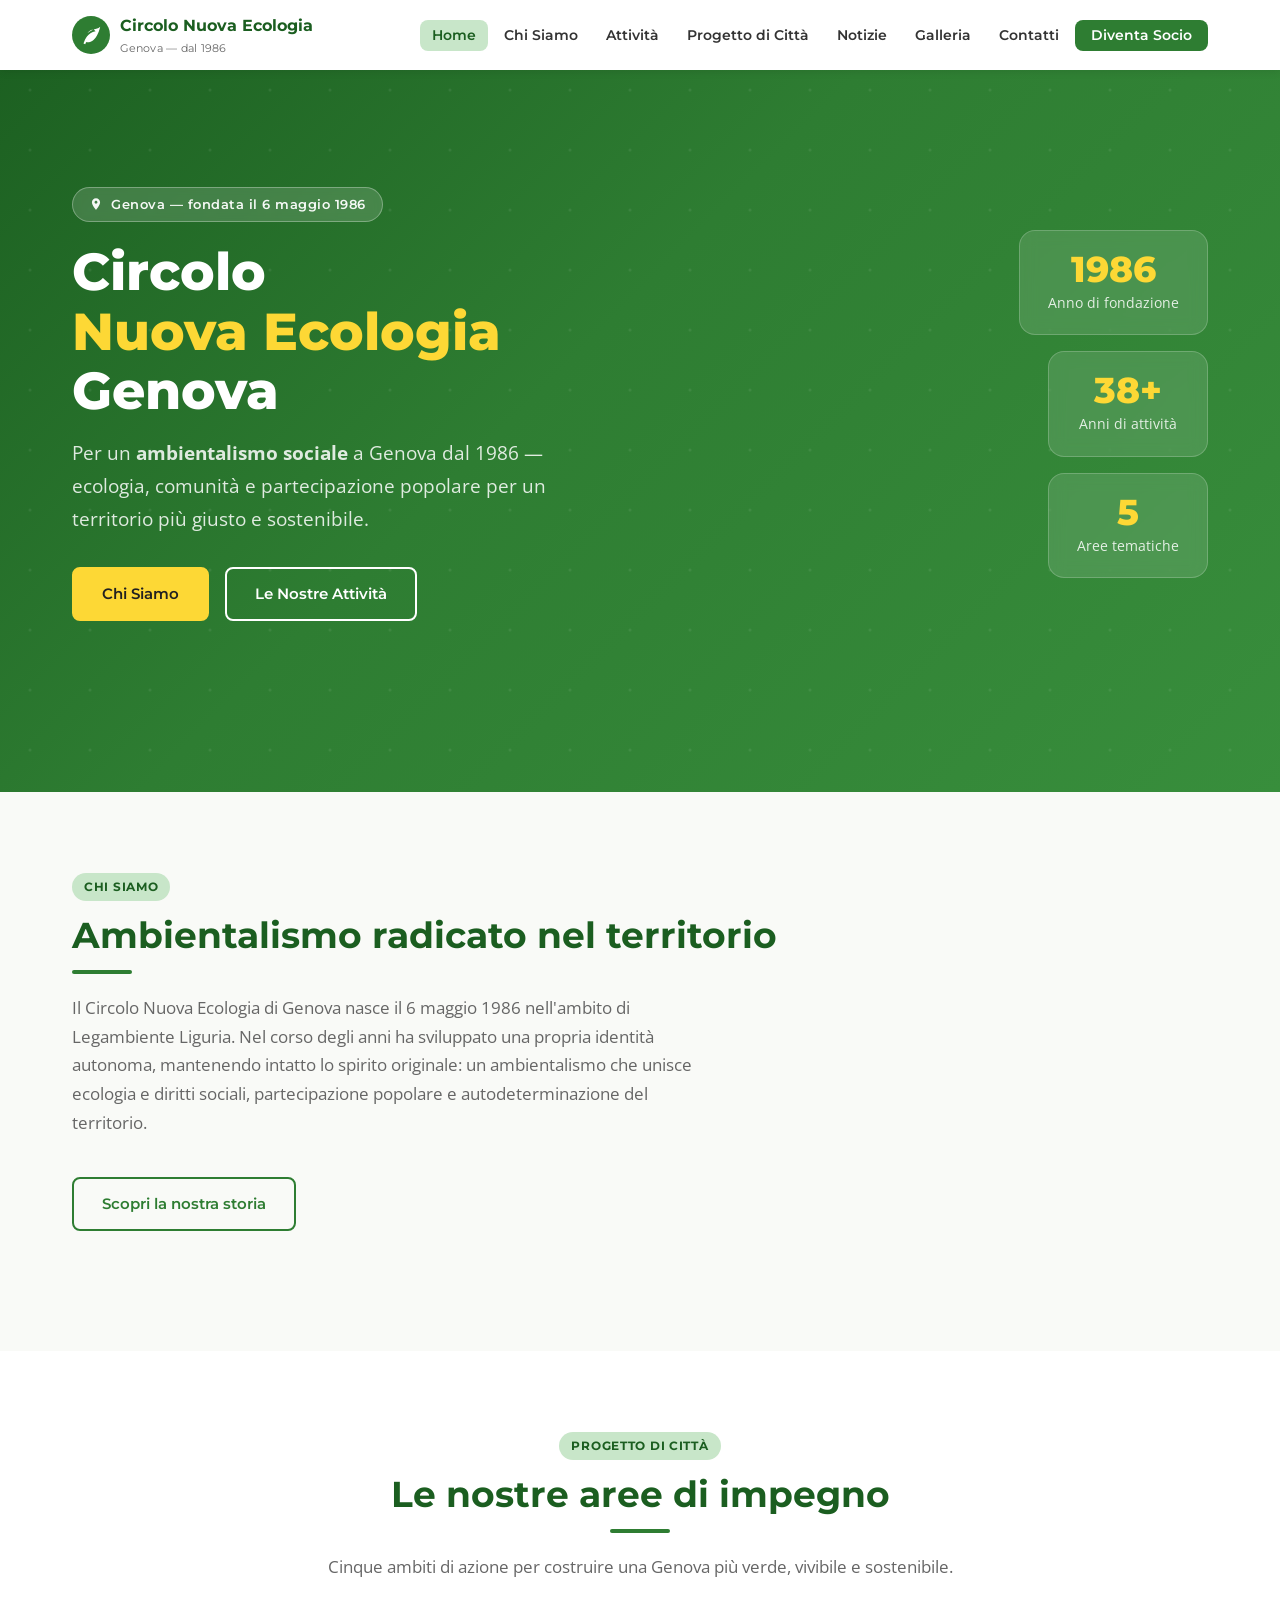
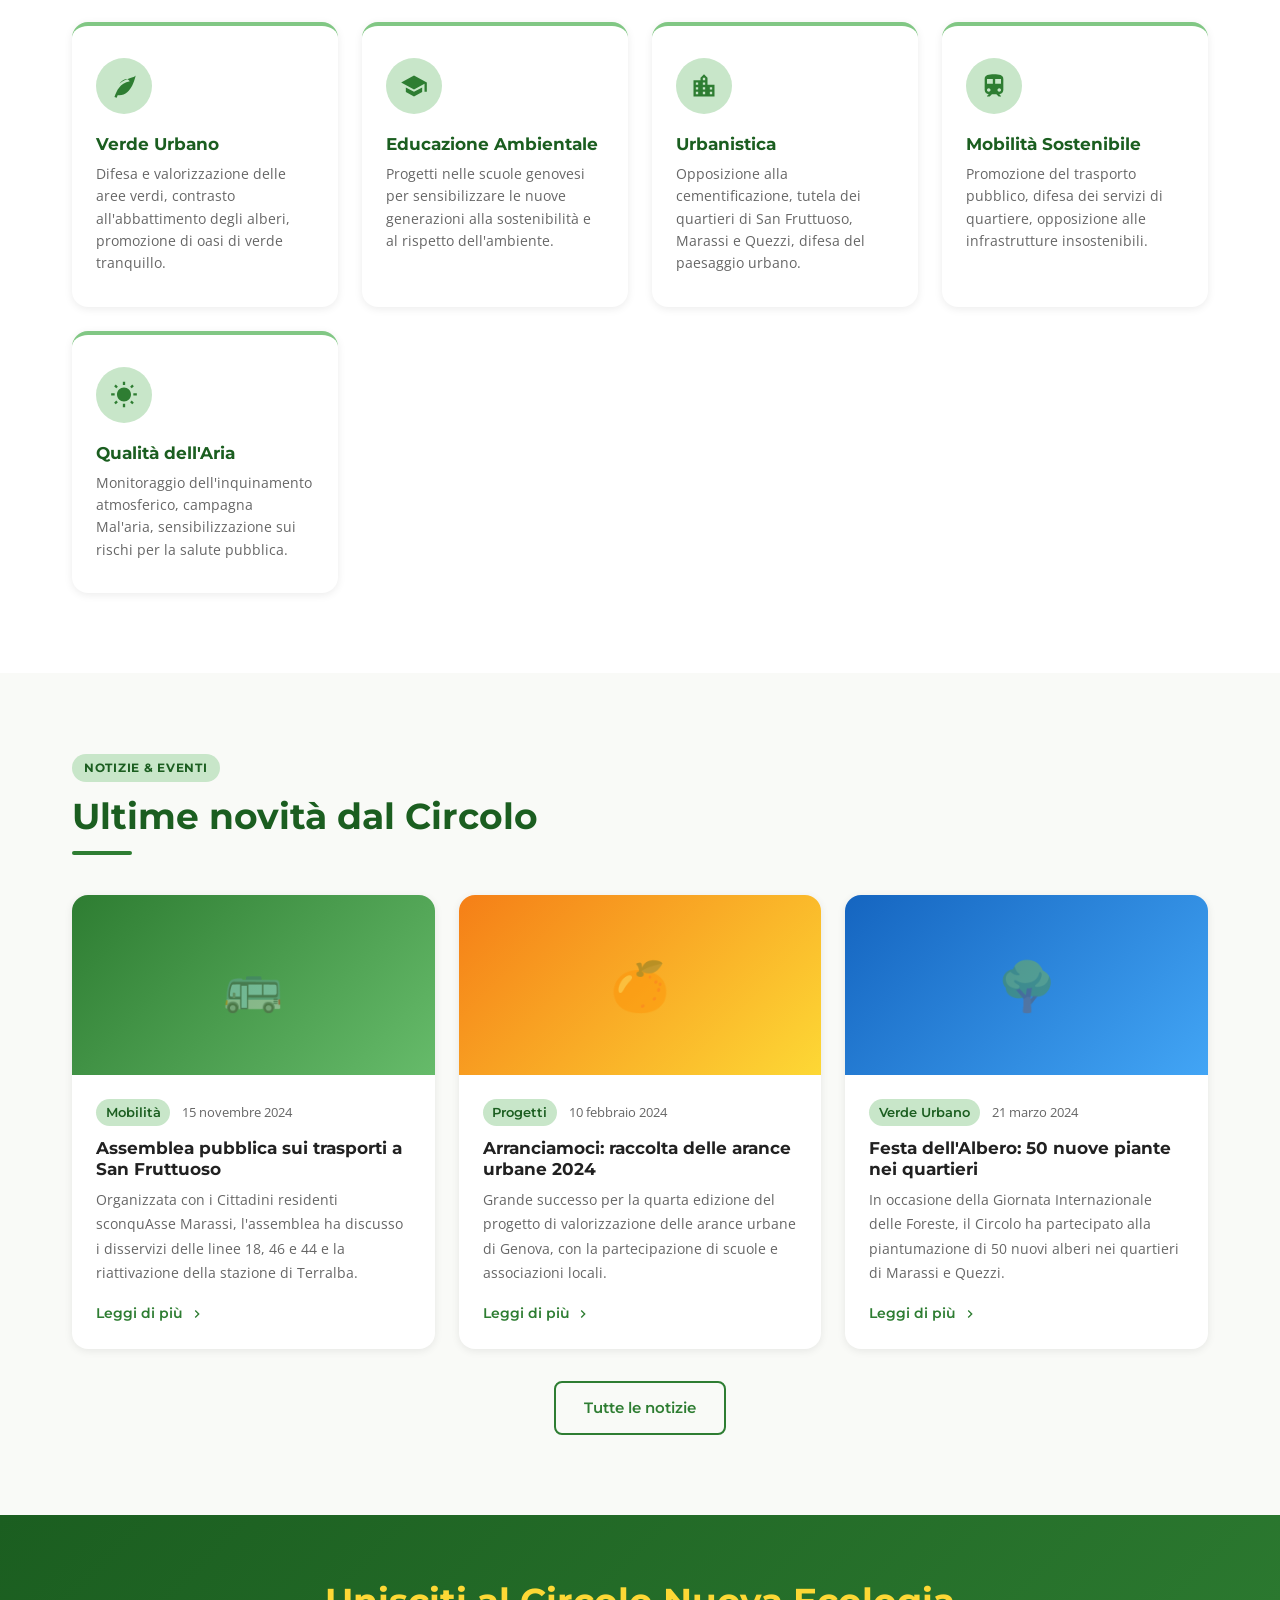
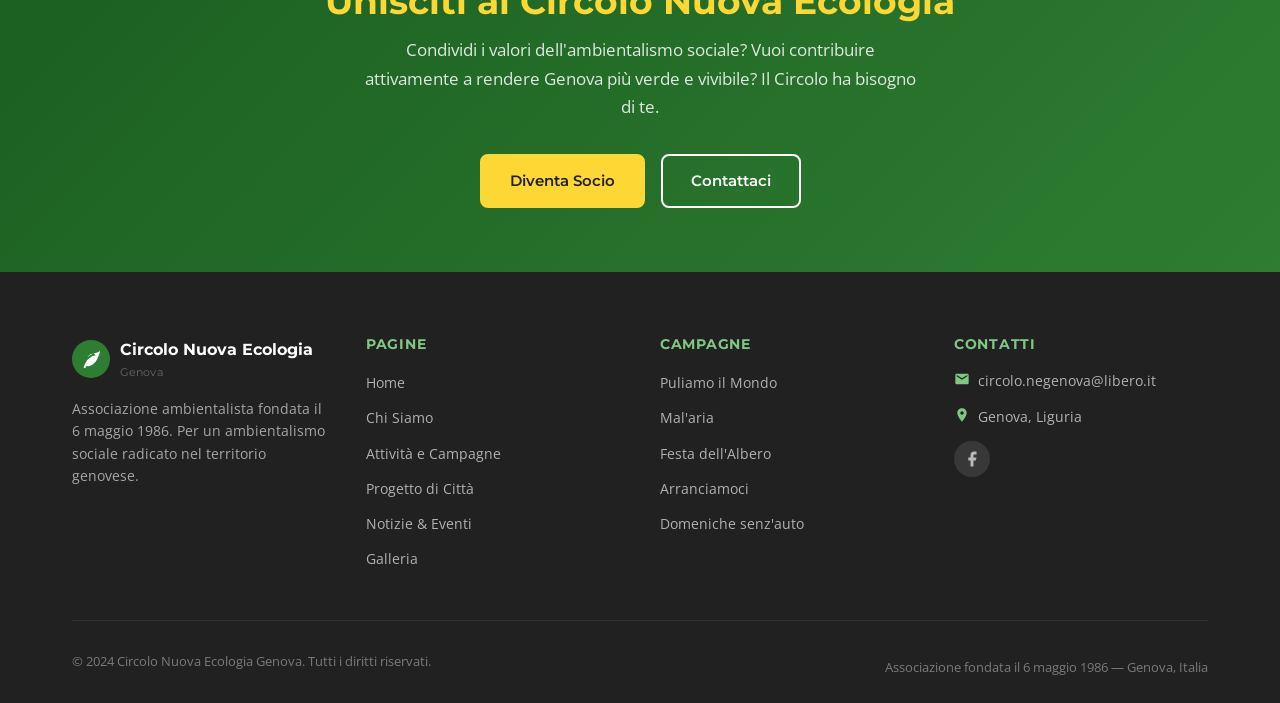
<file: index.html>
<!DOCTYPE html>
<html lang="it">
<head>
  <meta charset="UTF-8">
  <meta name="viewport" content="width=device-width, initial-scale=1.0">
  <meta name="description" content="Circolo Nuova Ecologia Genova — associazione ambientalista fondata nel 1986. Per un ambientalismo sociale a Genova: verde urbano, mobilità sostenibile, educazione ambientale.">
  <meta name="keywords" content="Circolo Nuova Ecologia, Genova, ambientalismo, ambiente, verde urbano, mobilità sostenibile, Legambiente">
  <meta name="author" content="Circolo Nuova Ecologia Genova">
  <meta property="og:title" content="Circolo Nuova Ecologia Genova">
  <meta property="og:description" content="Per un ambientalismo sociale a Genova dal 1986. Verde urbano, educazione ambientale, mobilità sostenibile.">
  <meta property="og:type" content="website">
  <meta property="og:url" content="https://akshita-sr.github.io/circolo-nuova-ecologia/">
  <link rel="icon" type="image/svg+xml" href="data:image/svg+xml,<svg xmlns='http://www.w3.org/2000/svg' viewBox='0 0 32 32'><circle cx='16' cy='16' r='16' fill='%232E7D32'/><path d='M16 6 C10 10 8 16 12 20 C14 22 16 22 16 22 C16 22 18 22 20 20 C24 16 22 10 16 6Z' fill='white'/><path d='M16 22 L16 28' stroke='white' stroke-width='2' stroke-linecap='round'/></svg>">
  <title>Circolo Nuova Ecologia Genova — Ambientalismo Sociale dal 1986</title>
  <link rel="preconnect" href="https://fonts.googleapis.com">
  <link rel="preconnect" href="https://fonts.gstatic.com" crossorigin>
  <link rel="stylesheet" href="css/style.css">
</head>
<body>

<a href="#main-content" class="skip-link">Vai al contenuto principale</a>

<!-- NAVBAR -->
<nav class="navbar" role="navigation" aria-label="Navigazione principale">
  <div class="container">
    <a href="index.html" class="nav-logo" aria-label="Circolo Nuova Ecologia Genova — Home">
      <div class="nav-logo-icon" aria-hidden="true">
        <svg viewBox="0 0 24 24" xmlns="http://www.w3.org/2000/svg"><path d="M17 8C8 10 5.9 16.17 3.82 21.34L5.71 22l1-2.3A4.49 4.49 0 008 20C19 20 22 3 22 3c-1 2-8 2-14 7 1.83-2.5 4.17-4 7-4z"/></svg>
      </div>
      <div class="nav-logo-text">
        Circolo Nuova Ecologia
        <span>Genova — dal 1986</span>
      </div>
    </a>

    <button class="hamburger" id="hamburger" aria-label="Apri menu di navigazione" aria-expanded="false" aria-controls="nav-menu">
      <span></span><span></span><span></span>
    </button>

    <ul class="nav-menu" id="nav-menu" role="list">
      <li><a href="index.html"              class="nav-link" data-page="index.html">Home</a></li>
      <li><a href="chi-siamo.html"          class="nav-link" data-page="chi-siamo.html">Chi Siamo</a></li>
      <li><a href="attivita.html"           class="nav-link" data-page="attivita.html">Attività</a></li>
      <li><a href="progetto-di-citta.html"  class="nav-link" data-page="progetto-di-citta.html">Progetto di Città</a></li>
      <li><a href="notizie.html"            class="nav-link" data-page="notizie.html">Notizie</a></li>
      <li><a href="galleria.html"           class="nav-link" data-page="galleria.html">Galleria</a></li>
      <li><a href="contatti.html"           class="nav-link" data-page="contatti.html">Contatti</a></li>
      <li><a href="diventa-socio.html"      class="nav-link nav-cta" data-page="diventa-socio.html">Diventa Socio</a></li>
    </ul>
  </div>
</nav>

<!-- HERO -->
<header class="hero" id="main-content">
  <div class="hero-bg" aria-hidden="true"></div>
  <div class="container">
    <div class="hero-content">
      <div class="hero-badge" aria-label="Fondata il 6 maggio 1986">
        <svg viewBox="0 0 24 24" width="14" height="14" fill="currentColor"><path d="M12 2C8.13 2 5 5.13 5 9c0 5.25 7 13 7 13s7-7.75 7-13c0-3.87-3.13-7-7-7zm0 9.5c-1.38 0-2.5-1.12-2.5-2.5S10.62 6.5 12 6.5s2.5 1.12 2.5 2.5S13.38 11.5 12 11.5z"/></svg>
        Genova — fondata il 6 maggio 1986
      </div>
      <h1 class="hero-title">
        Circolo<br><span>Nuova Ecologia</span><br>Genova
      </h1>
      <p class="hero-tagline">Per un <strong>ambientalismo sociale</strong> a Genova dal 1986 — ecologia, comunità e partecipazione popolare per un territorio più giusto e sostenibile.</p>
      <div class="hero-actions">
        <a href="chi-siamo.html" class="btn btn-yellow">Chi Siamo</a>
        <a href="attivita.html"  class="btn btn-secondary">Le Nostre Attività</a>
      </div>
    </div>

    <div class="hero-visual" aria-hidden="true">
      <div class="hero-stat-card">
        <div class="num">1986</div>
        <div class="label">Anno di fondazione</div>
      </div>
      <div class="hero-stat-card">
        <div class="num">38+</div>
        <div class="label">Anni di attività</div>
      </div>
      <div class="hero-stat-card">
        <div class="num">5</div>
        <div class="label">Aree tematiche</div>
      </div>
    </div>
  </div>
</header>

<!-- CHI SIAMO — preview -->
<section class="section section-alt" aria-labelledby="chi-siamo-heading">
  <div class="container">
    <div class="section-header">
      <div class="tag">Chi Siamo</div>
      <h2 class="section-title" id="chi-siamo-heading">Ambientalismo radicato nel territorio</h2>
      <div class="divider"></div>
      <p class="section-subtitle">
        Il Circolo Nuova Ecologia di Genova nasce il 6 maggio 1986 nell'ambito di Legambiente Liguria.
        Nel corso degli anni ha sviluppato una propria identità autonoma, mantenendo intatto lo spirito
        originale: un ambientalismo che unisce ecologia e diritti sociali, partecipazione popolare e
        autodeterminazione del territorio.
      </p>
      <a href="chi-siamo.html" class="btn btn-outline">Scopri la nostra storia</a>
    </div>
  </div>
</section>

<!-- AREE TEMATICHE -->
<section class="section" aria-labelledby="aree-heading">
  <div class="container">
    <div class="section-header centered">
      <div class="tag">Progetto di Città</div>
      <h2 class="section-title" id="aree-heading">Le nostre aree di impegno</h2>
      <div class="divider centered"></div>
      <p class="section-subtitle">
        Cinque ambiti di azione per costruire una Genova più verde, vivibile e sostenibile.
      </p>
    </div>

    <div class="focus-grid">
      <a href="progetto-di-citta.html#verde-urbano" class="focus-card" aria-label="Verde Urbano — difesa e valorizzazione degli spazi verdi">
        <div class="focus-icon" aria-hidden="true">
          <svg viewBox="0 0 24 24"><path d="M17 8C8 10 5.9 16.17 3.82 21.34L5.71 22l1-2.3A4.49 4.49 0 008 20C19 20 22 3 22 3c-1 2-8 2-14 7 1.83-2.5 4.17-4 7-4z"/></svg>
        </div>
        <h3>Verde Urbano</h3>
        <p>Difesa e valorizzazione delle aree verdi, contrasto all'abbattimento degli alberi, promozione di oasi di verde tranquillo.</p>
      </a>

      <a href="progetto-di-citta.html#educazione" class="focus-card" aria-label="Educazione Ambientale — progetti nelle scuole genovesi">
        <div class="focus-icon" aria-hidden="true">
          <svg viewBox="0 0 24 24"><path d="M12 3L1 9l11 6 9-4.91V17h2V9L12 3zM5 13.18v4L12 21l7-3.82v-4L12 17l-7-3.82z"/></svg>
        </div>
        <h3>Educazione Ambientale</h3>
        <p>Progetti nelle scuole genovesi per sensibilizzare le nuove generazioni alla sostenibilità e al rispetto dell'ambiente.</p>
      </a>

      <a href="progetto-di-citta.html#urbanistica" class="focus-card" aria-label="Urbanistica — contrasto alla cementificazione">
        <div class="focus-icon" aria-hidden="true">
          <svg viewBox="0 0 24 24"><path d="M15 11V5l-3-3-3 3v2H3v14h18V11h-6zm-8 8H5v-2h2v2zm0-4H5v-2h2v2zm0-4H5V9h2v2zm6 8h-2v-2h2v2zm0-4h-2v-2h2v2zm0-4h-2V9h2v2zm0-4h-2V5h2v2zm6 12h-2v-2h2v2zm0-4h-2v-2h2v2z"/></svg>
        </div>
        <h3>Urbanistica</h3>
        <p>Opposizione alla cementificazione, tutela dei quartieri di San Fruttuoso, Marassi e Quezzi, difesa del paesaggio urbano.</p>
      </a>

      <a href="progetto-di-citta.html#mobilita" class="focus-card" aria-label="Mobilità Sostenibile — promozione del trasporto pubblico">
        <div class="focus-icon" aria-hidden="true">
          <svg viewBox="0 0 24 24"><path d="M12 2c-4.42 0-8 .5-8 4v9.5C4 17.43 5.57 19 7.5 19L6 20.5v.5h2.23l2-2H14l2 2H18v-.5L16.5 19c1.93 0 3.5-1.57 3.5-3.5V6c0-3.5-3.58-4-8-4zM7.5 17c-.83 0-1.5-.67-1.5-1.5S6.67 14 7.5 14s1.5.67 1.5 1.5S8.33 17 7.5 17zm3.5-7H6V6h5v4zm5.5 7c-.83 0-1.5-.67-1.5-1.5s.67-1.5 1.5-1.5 1.5.67 1.5 1.5-.67 1.5-1.5 1.5zM18 10h-5V6h5v4z"/></svg>
        </div>
        <h3>Mobilità Sostenibile</h3>
        <p>Promozione del trasporto pubblico, difesa dei servizi di quartiere, opposizione alle infrastrutture insostenibili.</p>
      </a>

      <a href="progetto-di-citta.html#aria" class="focus-card" aria-label="Qualità dell'Aria — monitoraggio inquinamento atmosferico">
        <div class="focus-icon" aria-hidden="true">
          <svg viewBox="0 0 24 24"><path d="M6.76 4.84l-1.8-1.79-1.41 1.41 1.79 1.79 1.42-1.41zM4 10.5H1v2h3v-2zm9-9.95h-2V3.5h2V.55zm7.45 3.91l-1.41-1.41-1.79 1.79 1.41 1.41 1.79-1.79zm-3.21 13.7l1.79 1.8 1.41-1.41-1.8-1.79-1.4 1.4zM20 10.5v2h3v-2h-3zm-8-5c-3.31 0-6 2.69-6 6s2.69 6 6 6 6-2.69 6-6-2.69-6-6-6zm-1 16.95h2V19.5h-2v2.95zm-7.45-3.91l1.41 1.41 1.79-1.8-1.41-1.41-1.79 1.8z"/></svg>
        </div>
        <h3>Qualità dell'Aria</h3>
        <p>Monitoraggio dell'inquinamento atmosferico, campagna Mal'aria, sensibilizzazione sui rischi per la salute pubblica.</p>
      </a>
    </div>
  </div>
</section>

<!-- NOTIZIE preview -->
<section class="section section-alt" aria-labelledby="notizie-heading">
  <div class="container">
    <div class="section-header">
      <div class="tag">Notizie &amp; Eventi</div>
      <h2 class="section-title" id="notizie-heading">Ultime novità dal Circolo</h2>
      <div class="divider"></div>
    </div>

    <div class="news-grid">
      <article class="news-card">
        <div class="news-card-img" style="background:linear-gradient(135deg,#2E7D32,#66BB6A);">
          <span class="news-card-img-placeholder" aria-hidden="true">🚌</span>
        </div>
        <div class="news-card-body">
          <div class="news-card-meta">
            <span class="category">Mobilità</span>
            <time datetime="2024-11-15">15 novembre 2024</time>
          </div>
          <h3>Assemblea pubblica sui trasporti a San Fruttuoso</h3>
          <p>Organizzata con i Cittadini residenti sconquAsse Marassi, l'assemblea ha discusso i disservizi delle linee 18, 46 e 44 e la riattivazione della stazione di Terralba.</p>
          <a href="notizie.html" class="news-card-link">
            Leggi di più
            <svg viewBox="0 0 24 24"><path d="M8.59 16.59L13.17 12 8.59 7.41 10 6l6 6-6 6-1.41-1.41z"/></svg>
          </a>
        </div>
      </article>

      <article class="news-card">
        <div class="news-card-img" style="background:linear-gradient(135deg,#F57F17,#FDD835);">
          <span class="news-card-img-placeholder" aria-hidden="true">🍊</span>
        </div>
        <div class="news-card-body">
          <div class="news-card-meta">
            <span class="category">Progetti</span>
            <time datetime="2024-02-10">10 febbraio 2024</time>
          </div>
          <h3>Arranciamoci: raccolta delle arance urbane 2024</h3>
          <p>Grande successo per la quarta edizione del progetto di valorizzazione delle arance urbane di Genova, con la partecipazione di scuole e associazioni locali.</p>
          <a href="attivita.html" class="news-card-link">
            Leggi di più
            <svg viewBox="0 0 24 24"><path d="M8.59 16.59L13.17 12 8.59 7.41 10 6l6 6-6 6-1.41-1.41z"/></svg>
          </a>
        </div>
      </article>

      <article class="news-card">
        <div class="news-card-img" style="background:linear-gradient(135deg,#1565C0,#42A5F5);">
          <span class="news-card-img-placeholder" aria-hidden="true">🌳</span>
        </div>
        <div class="news-card-body">
          <div class="news-card-meta">
            <span class="category">Verde Urbano</span>
            <time datetime="2024-03-21">21 marzo 2024</time>
          </div>
          <h3>Festa dell'Albero: 50 nuove piante nei quartieri</h3>
          <p>In occasione della Giornata Internazionale delle Foreste, il Circolo ha partecipato alla piantumazione di 50 nuovi alberi nei quartieri di Marassi e Quezzi.</p>
          <a href="attivita.html" class="news-card-link">
            Leggi di più
            <svg viewBox="0 0 24 24"><path d="M8.59 16.59L13.17 12 8.59 7.41 10 6l6 6-6 6-1.41-1.41z"/></svg>
          </a>
        </div>
      </article>
    </div>

    <div class="mt-2 text-center">
      <a href="notizie.html" class="btn btn-outline">Tutte le notizie</a>
    </div>
  </div>
</section>

<!-- CTA DIVENTA SOCIO -->
<section class="cta-banner" aria-labelledby="cta-heading">
  <div class="container">
    <h2 id="cta-heading">Unisciti al Circolo Nuova Ecologia</h2>
    <p>Condividi i valori dell'ambientalismo sociale? Vuoi contribuire attivamente a rendere Genova più verde e vivibile? Il Circolo ha bisogno di te.</p>
    <div class="btn-actions">
      <a href="diventa-socio.html" class="btn btn-yellow">Diventa Socio</a>
      <a href="contatti.html"      class="btn btn-secondary">Contattaci</a>
    </div>
  </div>
</section>

<!-- FOOTER -->
<footer class="footer" aria-label="Piè di pagina">
  <div class="container">
    <div class="footer-grid">
      <div class="footer-brand">
        <a href="index.html" class="nav-logo" aria-label="Circolo Nuova Ecologia Genova">
          <div class="nav-logo-icon" aria-hidden="true">
            <svg viewBox="0 0 24 24" xmlns="http://www.w3.org/2000/svg"><path d="M17 8C8 10 5.9 16.17 3.82 21.34L5.71 22l1-2.3A4.49 4.49 0 008 20C19 20 22 3 22 3c-1 2-8 2-14 7 1.83-2.5 4.17-4 7-4z"/></svg>
          </div>
          <div class="nav-logo-text">Circolo Nuova Ecologia<span>Genova</span></div>
        </a>
        <p>Associazione ambientalista fondata il 6 maggio 1986. Per un ambientalismo sociale radicato nel territorio genovese.</p>
      </div>

      <div class="footer-col">
        <h4>Pagine</h4>
        <ul>
          <li><a href="index.html">Home</a></li>
          <li><a href="chi-siamo.html">Chi Siamo</a></li>
          <li><a href="attivita.html">Attività e Campagne</a></li>
          <li><a href="progetto-di-citta.html">Progetto di Città</a></li>
          <li><a href="notizie.html">Notizie &amp; Eventi</a></li>
          <li><a href="galleria.html">Galleria</a></li>
        </ul>
      </div>

      <div class="footer-col">
        <h4>Campagne</h4>
        <ul>
          <li><a href="attivita.html#puliamo">Puliamo il Mondo</a></li>
          <li><a href="attivita.html#malaria">Mal'aria</a></li>
          <li><a href="attivita.html#albero">Festa dell'Albero</a></li>
          <li><a href="attivita.html#arranciamoci">Arranciamoci</a></li>
          <li><a href="attivita.html#domeniche">Domeniche senz'auto</a></li>
        </ul>
      </div>

      <div class="footer-col footer-contact">
        <h4>Contatti</h4>
        <p>
          <svg viewBox="0 0 24 24" aria-hidden="true"><path d="M20 4H4c-1.1 0-2 .9-2 2v12c0 1.1.9 2 2 2h16c1.1 0 2-.9 2-2V6c0-1.1-.9-2-2-2zm0 4l-8 5-8-5V6l8 5 8-5v2z"/></svg>
          <a href="mailto:circolo.negenova@libero.it">circolo.negenova@libero.it</a>
        </p>
        <p>
          <svg viewBox="0 0 24 24" aria-hidden="true"><path d="M12 2C8.13 2 5 5.13 5 9c0 5.25 7 13 7 13s7-7.75 7-13c0-3.87-3.13-7-7-7zm0 9.5c-1.38 0-2.5-1.12-2.5-2.5S10.62 6.5 12 6.5s2.5 1.12 2.5 2.5S13.38 11.5 12 11.5z"/></svg>
          Genova, Liguria
        </p>
        <div class="social-links">
          <a href="https://www.facebook.com/groups/739436712775646/" target="_blank" rel="noopener noreferrer" class="social-link" aria-label="Seguici su Facebook">
            <svg viewBox="0 0 24 24"><path d="M18 2h-3a5 5 0 00-5 5v3H7v4h3v8h4v-8h3l1-4h-4V7a1 1 0 011-1h3z"/></svg>
          </a>
        </div>
      </div>
    </div>

    <div class="footer-bottom">
      <p>&copy; 2024 Circolo Nuova Ecologia Genova. Tutti i diritti riservati.</p>
      <p>Associazione fondata il 6 maggio 1986 &mdash; Genova, Italia</p>
    </div>
  </div>
</footer>

<!-- BACK TO TOP -->
<button class="back-to-top" id="back-to-top" aria-label="Torna in cima alla pagina">
  <svg viewBox="0 0 24 24"><path d="M7.41 15.41L12 10.83l4.59 4.58L18 14l-6-6-6 6z"/></svg>
</button>

<script src="js/main.js"></script>
</body>
</html>
</file>
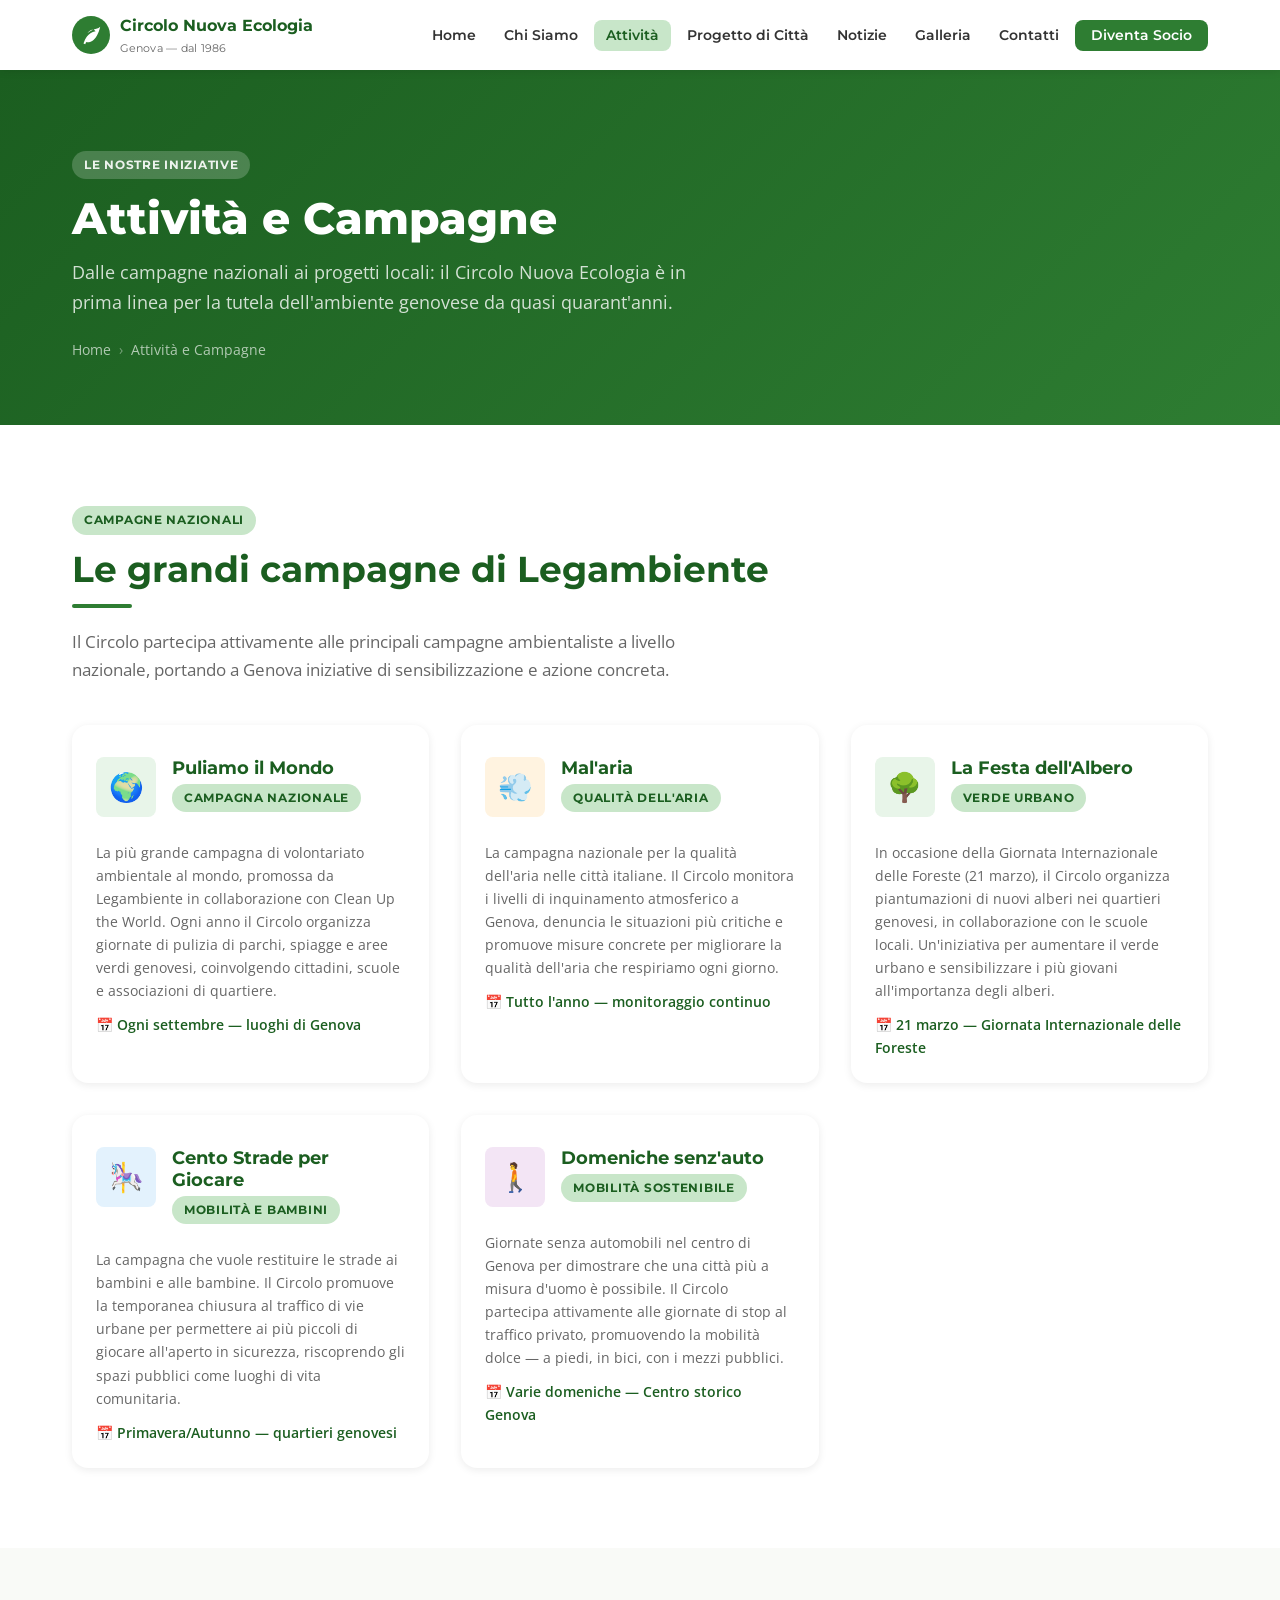
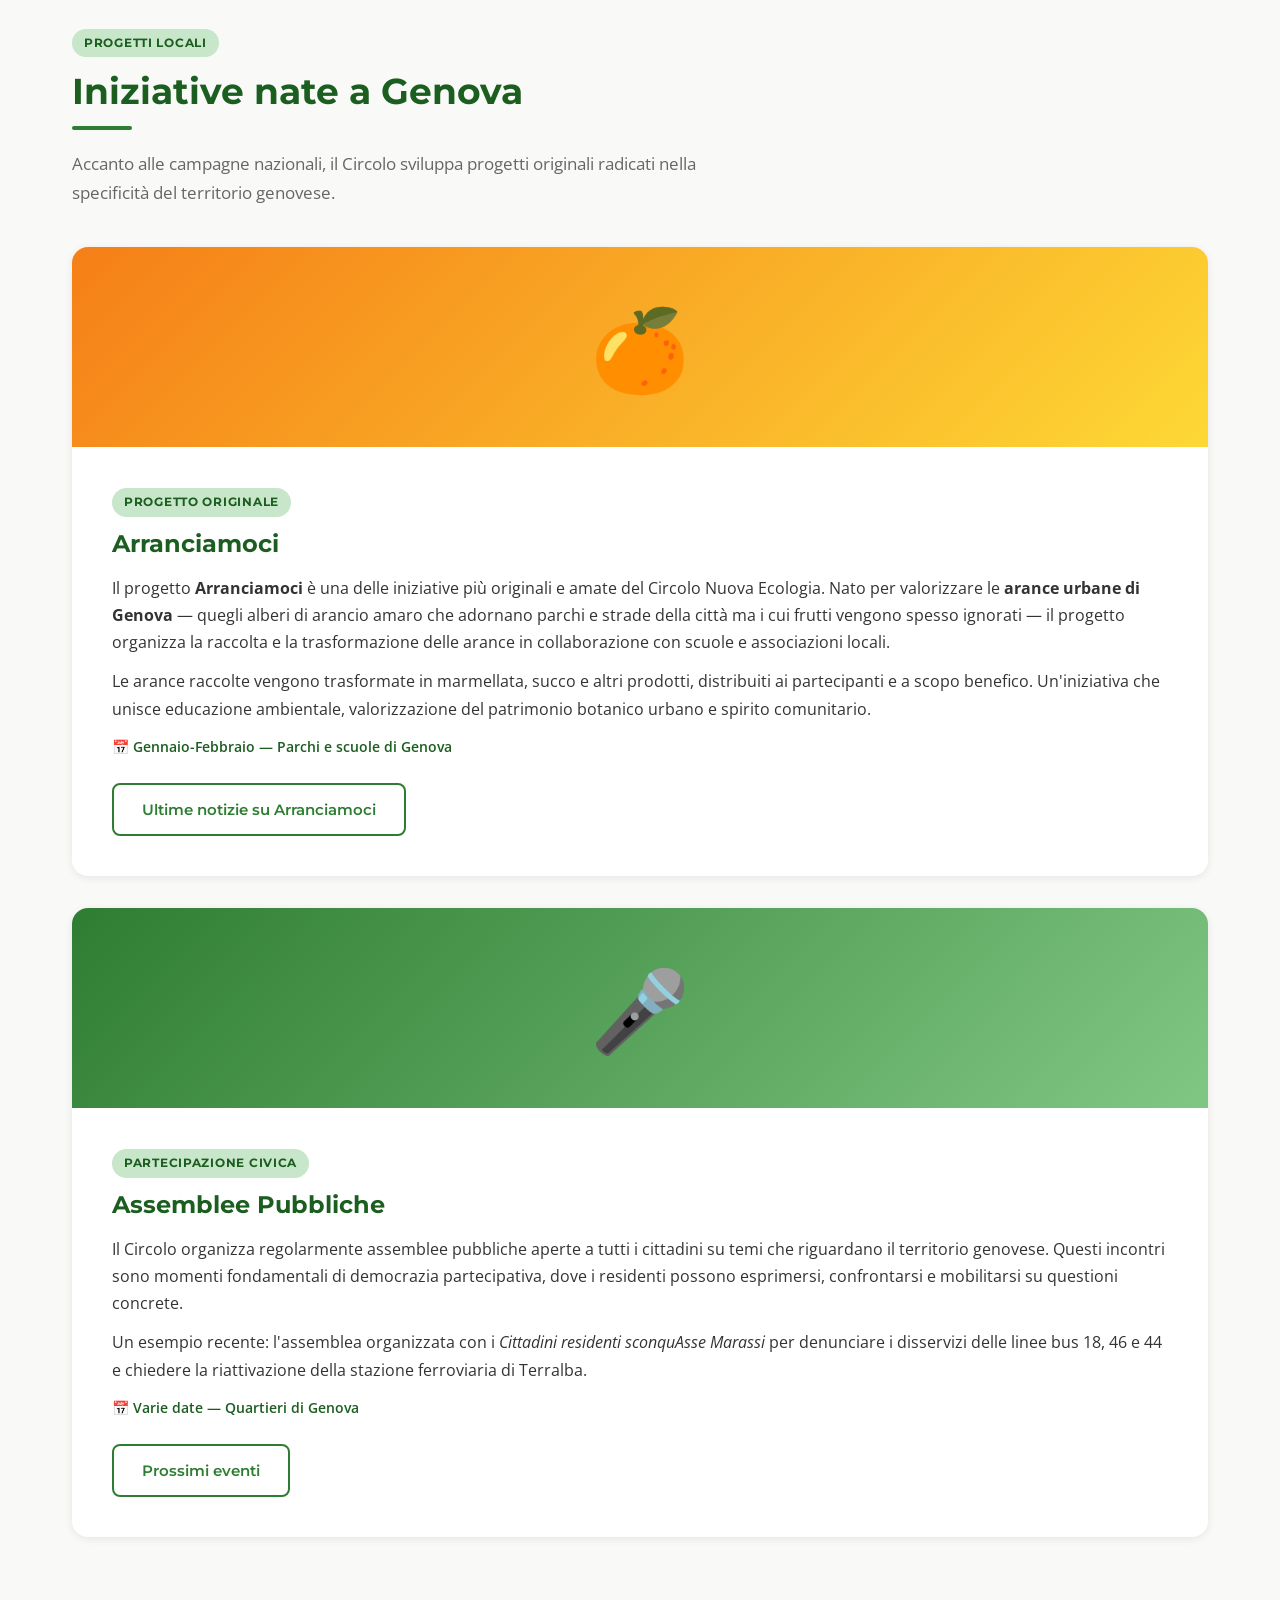
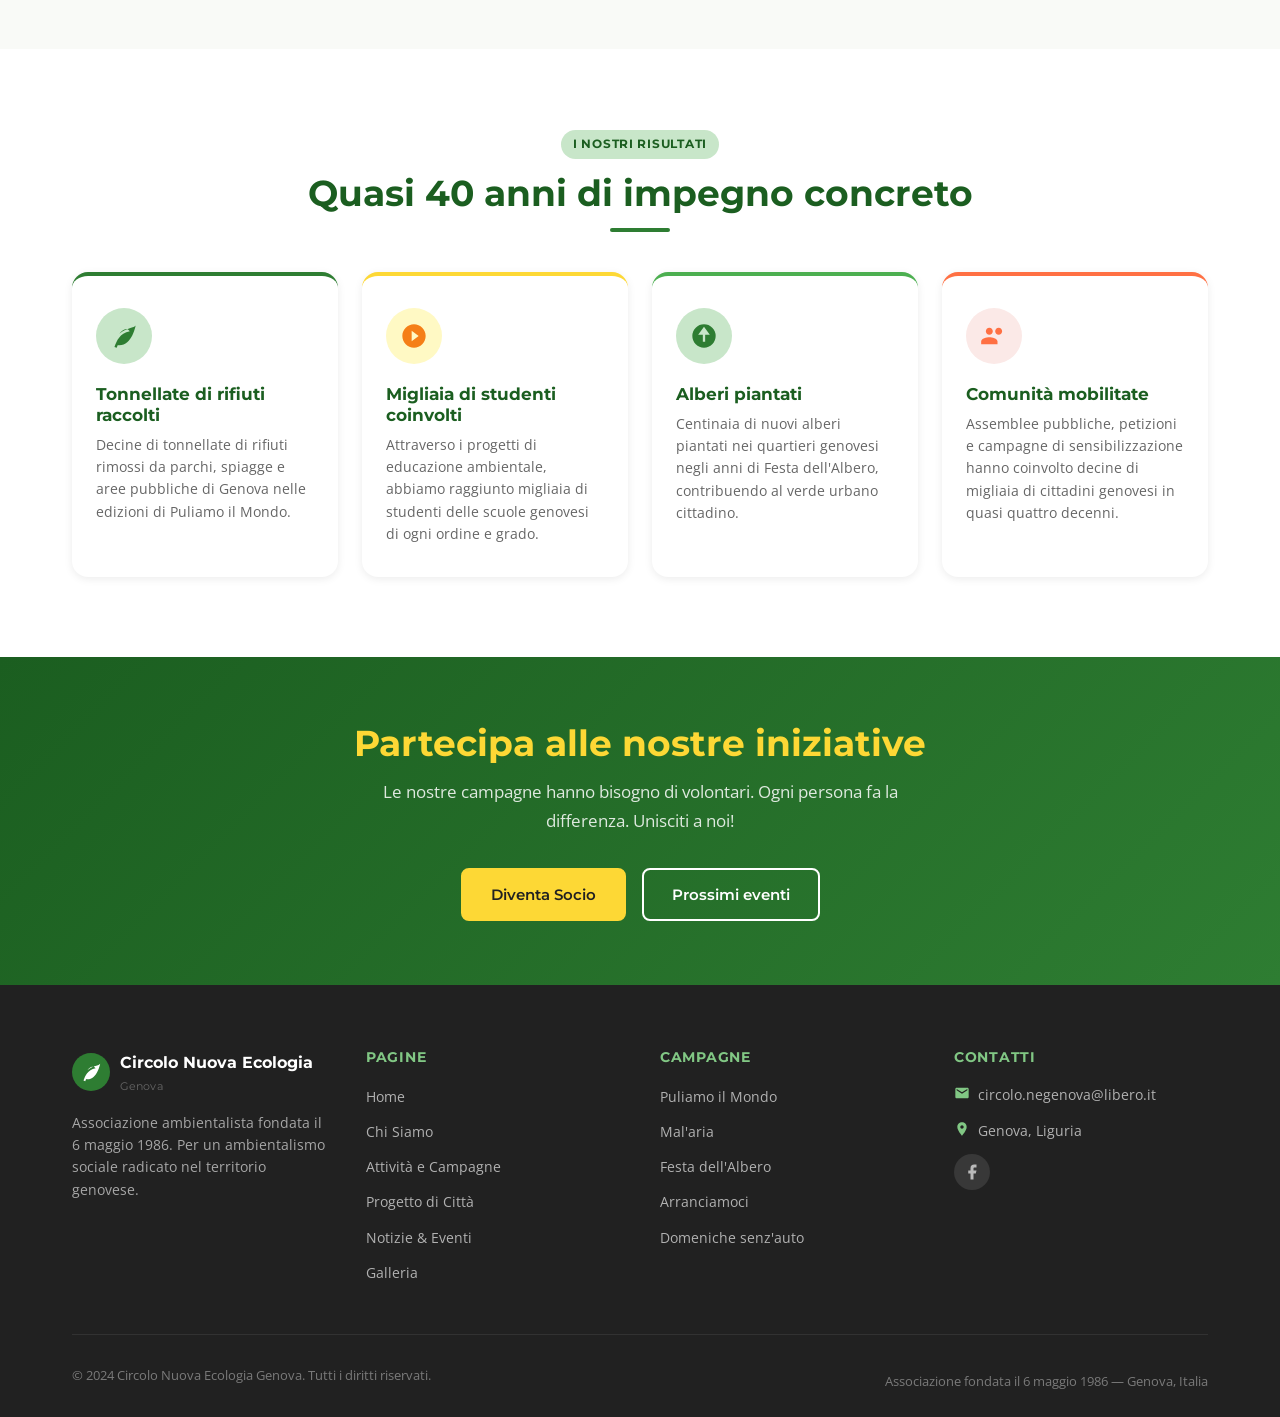
<file: attivita.html>
<!DOCTYPE html>
<html lang="it">
<head>
  <meta charset="UTF-8">
  <meta name="viewport" content="width=device-width, initial-scale=1.0">
  <meta name="description" content="Le attività e le campagne del Circolo Nuova Ecologia Genova: Puliamo il Mondo, Mal'aria, Festa dell'Albero, Arranciamoci, Domeniche senz'auto e molto altro.">
  <meta name="keywords" content="Circolo Nuova Ecologia, campagne ambientali, Puliamo il Mondo, Arranciamoci, Genova">
  <meta property="og:title" content="Attività e Campagne — Circolo Nuova Ecologia Genova">
  <meta property="og:description" content="Le campagne e i progetti del Circolo Nuova Ecologia di Genova per la tutela dell'ambiente e del territorio.">
  <meta property="og:type" content="website">
  <link rel="icon" type="image/svg+xml" href="data:image/svg+xml,<svg xmlns='http://www.w3.org/2000/svg' viewBox='0 0 32 32'><circle cx='16' cy='16' r='16' fill='%232E7D32'/><path d='M16 6 C10 10 8 16 12 20 C14 22 16 22 16 22 C16 22 18 22 20 20 C24 16 22 10 16 6Z' fill='white'/><path d='M16 22 L16 28' stroke='white' stroke-width='2' stroke-linecap='round'/></svg>">
  <title>Attività e Campagne — Circolo Nuova Ecologia Genova</title>
  <link rel="preconnect" href="https://fonts.googleapis.com">
  <link rel="preconnect" href="https://fonts.gstatic.com" crossorigin>
  <link rel="stylesheet" href="css/style.css">
</head>
<body class="page-top">

<a href="#main-content" class="skip-link">Vai al contenuto principale</a>

<!-- NAVBAR -->
<nav class="navbar" role="navigation" aria-label="Navigazione principale">
  <div class="container">
    <a href="index.html" class="nav-logo" aria-label="Circolo Nuova Ecologia Genova — Home">
      <div class="nav-logo-icon" aria-hidden="true">
        <svg viewBox="0 0 24 24"><path d="M17 8C8 10 5.9 16.17 3.82 21.34L5.71 22l1-2.3A4.49 4.49 0 008 20C19 20 22 3 22 3c-1 2-8 2-14 7 1.83-2.5 4.17-4 7-4z"/></svg>
      </div>
      <div class="nav-logo-text">Circolo Nuova Ecologia<span>Genova — dal 1986</span></div>
    </a>
    <button class="hamburger" id="hamburger" aria-label="Apri menu" aria-expanded="false" aria-controls="nav-menu">
      <span></span><span></span><span></span>
    </button>
    <ul class="nav-menu" id="nav-menu" role="list">
      <li><a href="index.html"             class="nav-link" data-page="index.html">Home</a></li>
      <li><a href="chi-siamo.html"         class="nav-link" data-page="chi-siamo.html">Chi Siamo</a></li>
      <li><a href="attivita.html"          class="nav-link" data-page="attivita.html">Attività</a></li>
      <li><a href="progetto-di-citta.html" class="nav-link" data-page="progetto-di-citta.html">Progetto di Città</a></li>
      <li><a href="notizie.html"           class="nav-link" data-page="notizie.html">Notizie</a></li>
      <li><a href="galleria.html"          class="nav-link" data-page="galleria.html">Galleria</a></li>
      <li><a href="contatti.html"          class="nav-link" data-page="contatti.html">Contatti</a></li>
      <li><a href="diventa-socio.html"     class="nav-link nav-cta" data-page="diventa-socio.html">Diventa Socio</a></li>
    </ul>
  </div>
</nav>

<!-- PAGE HERO -->
<header class="page-hero" id="main-content">
  <div class="container">
    <div class="tag">Le nostre iniziative</div>
    <h1>Attività e Campagne</h1>
    <p>Dalle campagne nazionali ai progetti locali: il Circolo Nuova Ecologia è in prima linea per la tutela dell'ambiente genovese da quasi quarant'anni.</p>
    <nav class="breadcrumb" aria-label="Percorso di navigazione">
      <a href="index.html">Home</a>
      <span class="sep" aria-hidden="true">›</span>
      <span aria-current="page">Attività e Campagne</span>
    </nav>
  </div>
</header>

<main>

  <!-- CAMPAGNE NAZIONALI -->
  <section class="section" aria-labelledby="campagne-heading">
    <div class="container">
      <div class="section-header">
        <div class="tag">Campagne nazionali</div>
        <h2 class="section-title" id="campagne-heading">Le grandi campagne di Legambiente</h2>
        <div class="divider"></div>
        <p class="section-subtitle">Il Circolo partecipa attivamente alle principali campagne ambientaliste a livello nazionale, portando a Genova iniziative di sensibilizzazione e azione concreta.</p>
      </div>

      <div class="campaign-grid">

        <article class="campaign-card" id="puliamo" aria-labelledby="puliamo-heading">
          <div class="campaign-card-header">
            <div class="campaign-icon" style="background:#E8F5E9;" aria-hidden="true">🌍</div>
            <div>
              <h3 id="puliamo-heading">Puliamo il Mondo</h3>
              <div class="tag" style="margin:0;">Campagna nazionale</div>
            </div>
          </div>
          <div class="campaign-card-body">
            <p>La più grande campagna di volontariato ambientale al mondo, promossa da Legambiente in collaborazione con Clean Up the World. Ogni anno il Circolo organizza giornate di pulizia di parchi, spiagge e aree verdi genovesi, coinvolgendo cittadini, scuole e associazioni di quartiere.</p>
            <p style="margin-top:.75rem; font-size:.875rem; color:var(--color-primary-dk); font-weight:600;">📅 Ogni settembre — luoghi di Genova</p>
          </div>
        </article>

        <article class="campaign-card" id="malaria" aria-labelledby="malaria-heading">
          <div class="campaign-card-header">
            <div class="campaign-icon" style="background:#FFF3E0;" aria-hidden="true">💨</div>
            <div>
              <h3 id="malaria-heading">Mal'aria</h3>
              <div class="tag" style="margin:0;">Qualità dell'aria</div>
            </div>
          </div>
          <div class="campaign-card-body">
            <p>La campagna nazionale per la qualità dell'aria nelle città italiane. Il Circolo monitora i livelli di inquinamento atmosferico a Genova, denuncia le situazioni più critiche e promuove misure concrete per migliorare la qualità dell'aria che respiriamo ogni giorno.</p>
            <p style="margin-top:.75rem; font-size:.875rem; color:var(--color-primary-dk); font-weight:600;">📅 Tutto l'anno — monitoraggio continuo</p>
          </div>
        </article>

        <article class="campaign-card" id="albero" aria-labelledby="albero-heading">
          <div class="campaign-card-header">
            <div class="campaign-icon" style="background:#E8F5E9;" aria-hidden="true">🌳</div>
            <div>
              <h3 id="albero-heading">La Festa dell'Albero</h3>
              <div class="tag" style="margin:0;">Verde urbano</div>
            </div>
          </div>
          <div class="campaign-card-body">
            <p>In occasione della Giornata Internazionale delle Foreste (21 marzo), il Circolo organizza piantumazioni di nuovi alberi nei quartieri genovesi, in collaborazione con le scuole locali. Un'iniziativa per aumentare il verde urbano e sensibilizzare i più giovani all'importanza degli alberi.</p>
            <p style="margin-top:.75rem; font-size:.875rem; color:var(--color-primary-dk); font-weight:600;">📅 21 marzo — Giornata Internazionale delle Foreste</p>
          </div>
        </article>

        <article class="campaign-card" id="cento-strade" aria-labelledby="cento-strade-heading">
          <div class="campaign-card-header">
            <div class="campaign-icon" style="background:#E3F2FD;" aria-hidden="true">🎠</div>
            <div>
              <h3 id="cento-strade-heading">Cento Strade per Giocare</h3>
              <div class="tag" style="margin:0;">Mobilità e bambini</div>
            </div>
          </div>
          <div class="campaign-card-body">
            <p>La campagna che vuole restituire le strade ai bambini e alle bambine. Il Circolo promuove la temporanea chiusura al traffico di vie urbane per permettere ai più piccoli di giocare all'aperto in sicurezza, riscoprendo gli spazi pubblici come luoghi di vita comunitaria.</p>
            <p style="margin-top:.75rem; font-size:.875rem; color:var(--color-primary-dk); font-weight:600;">📅 Primavera/Autunno — quartieri genovesi</p>
          </div>
        </article>

        <article class="campaign-card" id="domeniche" aria-labelledby="domeniche-heading">
          <div class="campaign-card-header">
            <div class="campaign-icon" style="background:#F3E5F5;" aria-hidden="true">🚶</div>
            <div>
              <h3 id="domeniche-heading">Domeniche senz'auto</h3>
              <div class="tag" style="margin:0;">Mobilità sostenibile</div>
            </div>
          </div>
          <div class="campaign-card-body">
            <p>Giornate senza automobili nel centro di Genova per dimostrare che una città più a misura d'uomo è possibile. Il Circolo partecipa attivamente alle giornate di stop al traffico privato, promuovendo la mobilità dolce — a piedi, in bici, con i mezzi pubblici.</p>
            <p style="margin-top:.75rem; font-size:.875rem; color:var(--color-primary-dk); font-weight:600;">📅 Varie domeniche — Centro storico Genova</p>
          </div>
        </article>

      </div>
    </div>
  </section>

  <!-- PROGETTI LOCALI -->
  <section class="section section-alt" aria-labelledby="progetti-heading">
    <div class="container">
      <div class="section-header">
        <div class="tag">Progetti locali</div>
        <h2 class="section-title" id="progetti-heading">Iniziative nate a Genova</h2>
        <div class="divider"></div>
        <p class="section-subtitle">Accanto alle campagne nazionali, il Circolo sviluppa progetti originali radicati nella specificità del territorio genovese.</p>
      </div>

      <!-- Arranciamoci -->
      <div style="background:white; border-radius:var(--radius-lg); overflow:hidden; box-shadow:var(--shadow-sm); margin-bottom:2rem;" id="arranciamoci">
        <div style="display:grid; grid-template-columns:1fr; gap:0;">
          <div style="background:linear-gradient(135deg,#F57F17,#FDD835); min-height:200px; display:flex; align-items:center; justify-content:center; font-size:5rem; padding:2rem;" aria-hidden="true">🍊</div>
          <div style="padding:2.5rem;">
            <div class="tag">Progetto originale</div>
            <h3 style="font-size:1.5rem; color:var(--color-primary-dk); margin-bottom:1rem;">Arranciamoci</h3>
            <p style="margin-bottom:.75rem;">Il progetto <strong>Arranciamoci</strong> è una delle iniziative più originali e amate del Circolo Nuova Ecologia. Nato per valorizzare le <strong>arance urbane di Genova</strong> — quegli alberi di arancio amaro che adornano parchi e strade della città ma i cui frutti vengono spesso ignorati — il progetto organizza la raccolta e la trasformazione delle arance in collaborazione con scuole e associazioni locali.</p>
            <p style="margin-bottom:.75rem;">Le arance raccolte vengono trasformate in marmellata, succo e altri prodotti, distribuiti ai partecipanti e a scopo benefico. Un'iniziativa che unisce educazione ambientale, valorizzazione del patrimonio botanico urbano e spirito comunitario.</p>
            <p style="margin-bottom:1.5rem; font-size:.875rem; color:var(--color-primary-dk); font-weight:600;">📅 Gennaio-Febbraio — Parchi e scuole di Genova</p>
            <a href="notizie.html" class="btn btn-outline">Ultime notizie su Arranciamoci</a>
          </div>
        </div>
      </div>

      <!-- Assemblee Pubbliche -->
      <div style="background:white; border-radius:var(--radius-lg); overflow:hidden; box-shadow:var(--shadow-sm); margin-bottom:2rem;">
        <div style="display:grid; grid-template-columns:1fr; gap:0;">
          <div style="background:linear-gradient(135deg,var(--color-primary),var(--color-accent)); min-height:200px; display:flex; align-items:center; justify-content:center; font-size:5rem; padding:2rem;" aria-hidden="true">🎤</div>
          <div style="padding:2.5rem;">
            <div class="tag">Partecipazione civica</div>
            <h3 style="font-size:1.5rem; color:var(--color-primary-dk); margin-bottom:1rem;">Assemblee Pubbliche</h3>
            <p style="margin-bottom:.75rem;">Il Circolo organizza regolarmente assemblee pubbliche aperte a tutti i cittadini su temi che riguardano il territorio genovese. Questi incontri sono momenti fondamentali di democrazia partecipativa, dove i residenti possono esprimersi, confrontarsi e mobilitarsi su questioni concrete.</p>
            <p style="margin-bottom:.75rem;">Un esempio recente: l'assemblea organizzata con i <em>Cittadini residenti sconquAsse Marassi</em> per denunciare i disservizi delle linee bus 18, 46 e 44 e chiedere la riattivazione della stazione ferroviaria di Terralba.</p>
            <p style="margin-bottom:1.5rem; font-size:.875rem; color:var(--color-primary-dk); font-weight:600;">📅 Varie date — Quartieri di Genova</p>
            <a href="notizie.html" class="btn btn-outline">Prossimi eventi</a>
          </div>
        </div>
      </div>

    </div>
  </section>

  <!-- RISULTATI RAGGIUNTI -->
  <section class="section" aria-labelledby="risultati-heading">
    <div class="container">
      <div class="section-header centered">
        <div class="tag">I nostri risultati</div>
        <h2 class="section-title" id="risultati-heading">Quasi 40 anni di impegno concreto</h2>
        <div class="divider centered"></div>
      </div>

      <div class="focus-grid">
        <div class="focus-card" style="border-top-color:var(--color-primary);">
          <div class="focus-icon" aria-hidden="true">
            <svg viewBox="0 0 24 24"><path d="M17 8C8 10 5.9 16.17 3.82 21.34L5.71 22l1-2.3A4.49 4.49 0 008 20C19 20 22 3 22 3c-1 2-8 2-14 7 1.83-2.5 4.17-4 7-4z"/></svg>
          </div>
          <h3>Tonnellate di rifiuti raccolti</h3>
          <p>Decine di tonnellate di rifiuti rimossi da parchi, spiagge e aree pubbliche di Genova nelle edizioni di Puliamo il Mondo.</p>
        </div>
        <div class="focus-card" style="border-top-color:var(--color-yellow);">
          <div class="focus-icon" style="background:#FFF9C4;" aria-hidden="true">
            <svg viewBox="0 0 24 24" style="fill:#F57F17;"><path d="M12 2C6.48 2 2 6.48 2 12s4.48 10 10 10 10-4.48 10-10S17.52 2 12 2zm-2 14.5v-9l6 4.5-6 4.5z"/></svg>
          </div>
          <h3>Migliaia di studenti coinvolti</h3>
          <p>Attraverso i progetti di educazione ambientale, abbiamo raggiunto migliaia di studenti delle scuole genovesi di ogni ordine e grado.</p>
        </div>
        <div class="focus-card" style="border-top-color:#4CAF50;">
          <div class="focus-icon" aria-hidden="true">
            <svg viewBox="0 0 24 24"><path d="M12 22a10 10 0 1 1 0-20 10 10 0 0 1 0 20zm1-11h4l-5-7-5 7h4v6h2v-6z"/></svg>
          </div>
          <h3>Alberi piantati</h3>
          <p>Centinaia di nuovi alberi piantati nei quartieri genovesi negli anni di Festa dell'Albero, contribuendo al verde urbano cittadino.</p>
        </div>
        <div class="focus-card" style="border-top-color:#FF7043;">
          <div class="focus-icon" style="background:#FBE9E7;" aria-hidden="true">
            <svg viewBox="0 0 24 24" style="fill:#FF7043;"><path d="M16 11c1.66 0 2.99-1.34 2.99-3S17.66 5 16 5c-1.66 0-3 1.34-3 3s1.34 3 3 3zm-8 0c1.66 0 2.99-1.34 2.99-3S9.66 5 8 5C6.34 5 5 6.34 5 8s1.34 3 3 3zm0 2c-2.33 0-7 1.17-7 3.5V19h14v-2.5c0-2.33-4.67-3.5-7-3.5z"/></svg>
          </div>
          <h3>Comunità mobilitate</h3>
          <p>Assemblee pubbliche, petizioni e campagne di sensibilizzazione hanno coinvolto decine di migliaia di cittadini genovesi in quasi quattro decenni.</p>
        </div>
      </div>
    </div>
  </section>

</main>

<!-- CTA -->
<section class="cta-banner">
  <div class="container">
    <h2>Partecipa alle nostre iniziative</h2>
    <p>Le nostre campagne hanno bisogno di volontari. Ogni persona fa la differenza. Unisciti a noi!</p>
    <div class="btn-actions">
      <a href="diventa-socio.html" class="btn btn-yellow">Diventa Socio</a>
      <a href="notizie.html"       class="btn btn-secondary">Prossimi eventi</a>
    </div>
  </div>
</section>

<!-- FOOTER -->
<footer class="footer" aria-label="Piè di pagina">
  <div class="container">
    <div class="footer-grid">
      <div class="footer-brand">
        <a href="index.html" class="nav-logo">
          <div class="nav-logo-icon" aria-hidden="true"><svg viewBox="0 0 24 24"><path d="M17 8C8 10 5.9 16.17 3.82 21.34L5.71 22l1-2.3A4.49 4.49 0 008 20C19 20 22 3 22 3c-1 2-8 2-14 7 1.83-2.5 4.17-4 7-4z"/></svg></div>
          <div class="nav-logo-text">Circolo Nuova Ecologia<span>Genova</span></div>
        </a>
        <p>Associazione ambientalista fondata il 6 maggio 1986. Per un ambientalismo sociale radicato nel territorio genovese.</p>
      </div>
      <div class="footer-col">
        <h4>Pagine</h4>
        <ul>
          <li><a href="index.html">Home</a></li>
          <li><a href="chi-siamo.html">Chi Siamo</a></li>
          <li><a href="attivita.html">Attività e Campagne</a></li>
          <li><a href="progetto-di-citta.html">Progetto di Città</a></li>
          <li><a href="notizie.html">Notizie &amp; Eventi</a></li>
          <li><a href="galleria.html">Galleria</a></li>
        </ul>
      </div>
      <div class="footer-col">
        <h4>Campagne</h4>
        <ul>
          <li><a href="attivita.html#puliamo">Puliamo il Mondo</a></li>
          <li><a href="attivita.html#malaria">Mal'aria</a></li>
          <li><a href="attivita.html#albero">Festa dell'Albero</a></li>
          <li><a href="attivita.html#arranciamoci">Arranciamoci</a></li>
          <li><a href="attivita.html#domeniche">Domeniche senz'auto</a></li>
        </ul>
      </div>
      <div class="footer-col footer-contact">
        <h4>Contatti</h4>
        <p><svg viewBox="0 0 24 24" aria-hidden="true"><path d="M20 4H4c-1.1 0-2 .9-2 2v12c0 1.1.9 2 2 2h16c1.1 0 2-.9 2-2V6c0-1.1-.9-2-2-2zm0 4l-8 5-8-5V6l8 5 8-5v2z"/></svg><a href="mailto:circolo.negenova@libero.it">circolo.negenova@libero.it</a></p>
        <p><svg viewBox="0 0 24 24" aria-hidden="true"><path d="M12 2C8.13 2 5 5.13 5 9c0 5.25 7 13 7 13s7-7.75 7-13c0-3.87-3.13-7-7-7zm0 9.5c-1.38 0-2.5-1.12-2.5-2.5S10.62 6.5 12 6.5s2.5 1.12 2.5 2.5S13.38 11.5 12 11.5z"/></svg>Genova, Liguria</p>
        <div class="social-links">
          <a href="https://www.facebook.com/groups/739436712775646/" target="_blank" rel="noopener noreferrer" class="social-link" aria-label="Seguici su Facebook">
            <svg viewBox="0 0 24 24"><path d="M18 2h-3a5 5 0 00-5 5v3H7v4h3v8h4v-8h3l1-4h-4V7a1 1 0 011-1h3z"/></svg>
          </a>
        </div>
      </div>
    </div>
    <div class="footer-bottom">
      <p>&copy; 2024 Circolo Nuova Ecologia Genova. Tutti i diritti riservati.</p>
      <p>Associazione fondata il 6 maggio 1986 &mdash; Genova, Italia</p>
    </div>
  </div>
</footer>

<button class="back-to-top" id="back-to-top" aria-label="Torna in cima alla pagina">
  <svg viewBox="0 0 24 24"><path d="M7.41 15.41L12 10.83l4.59 4.58L18 14l-6-6-6 6z"/></svg>
</button>

<script src="js/main.js"></script>
</body>
</html>
</file>
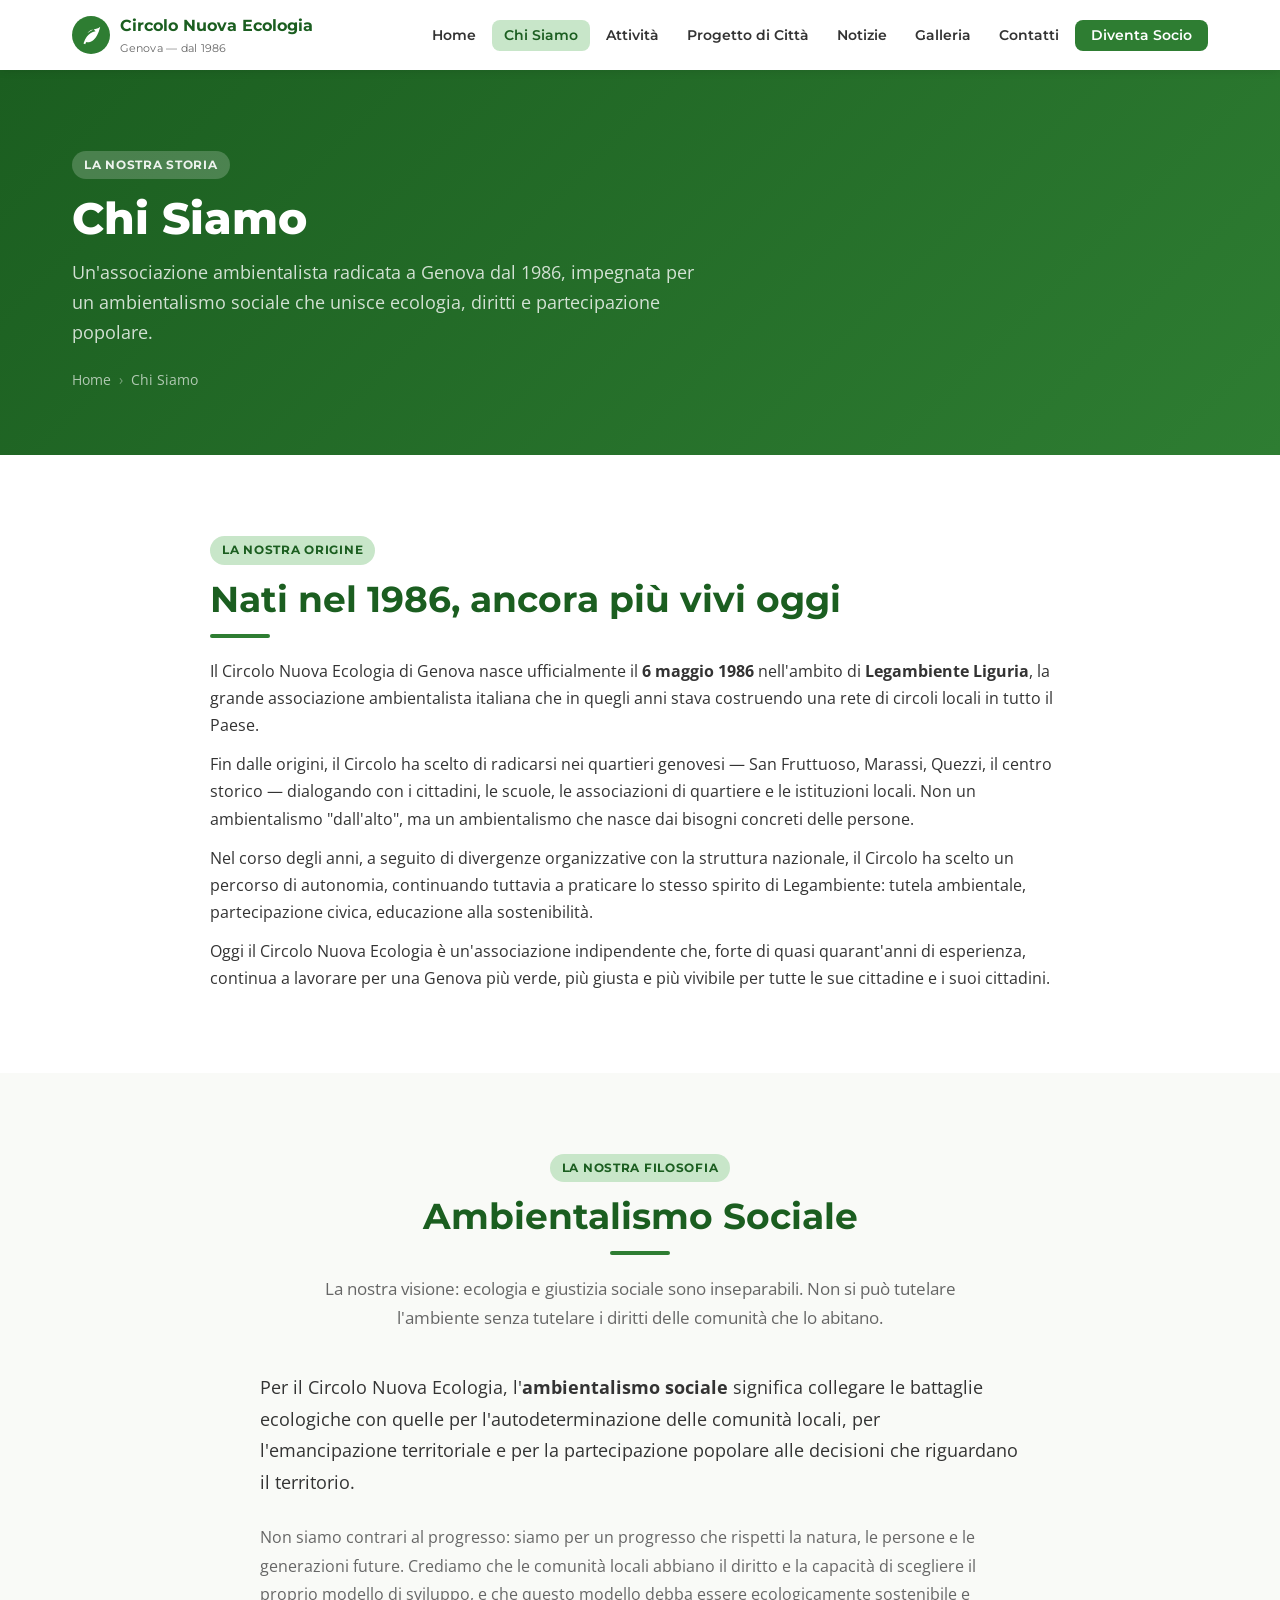
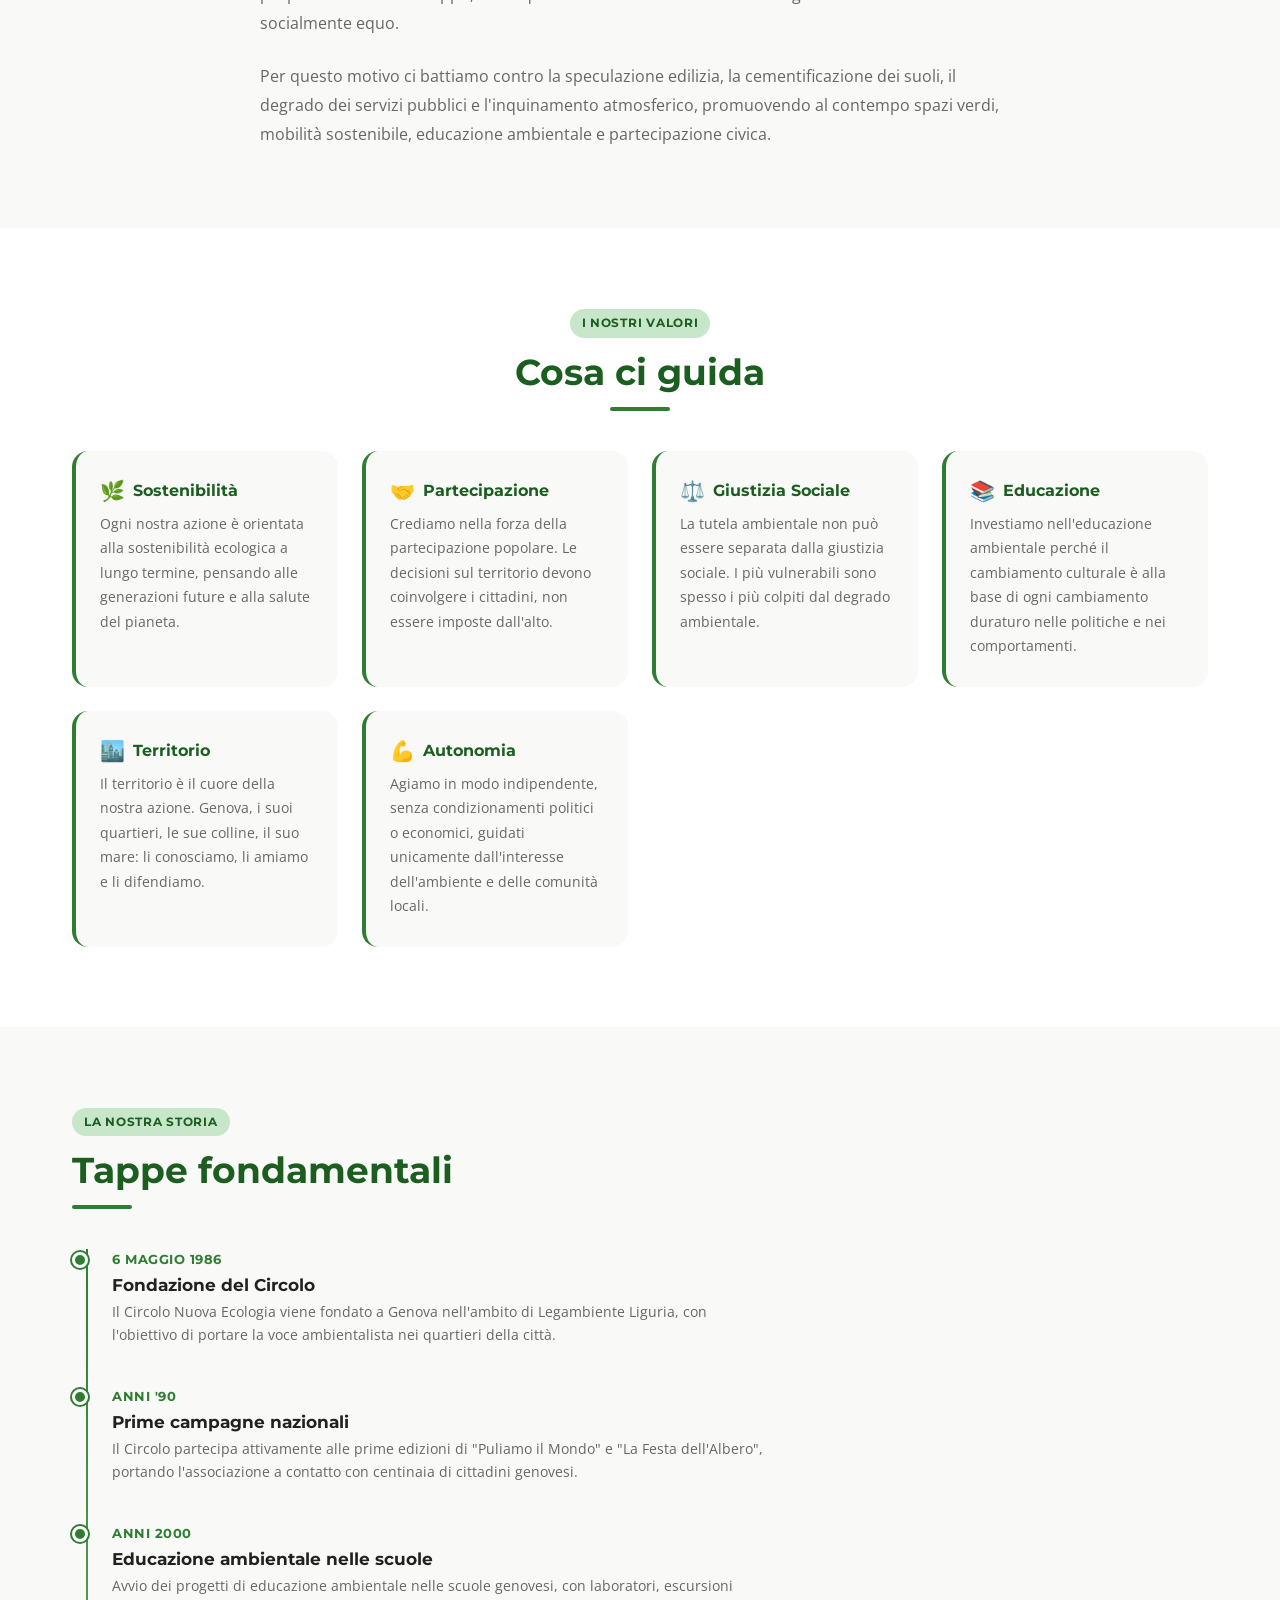
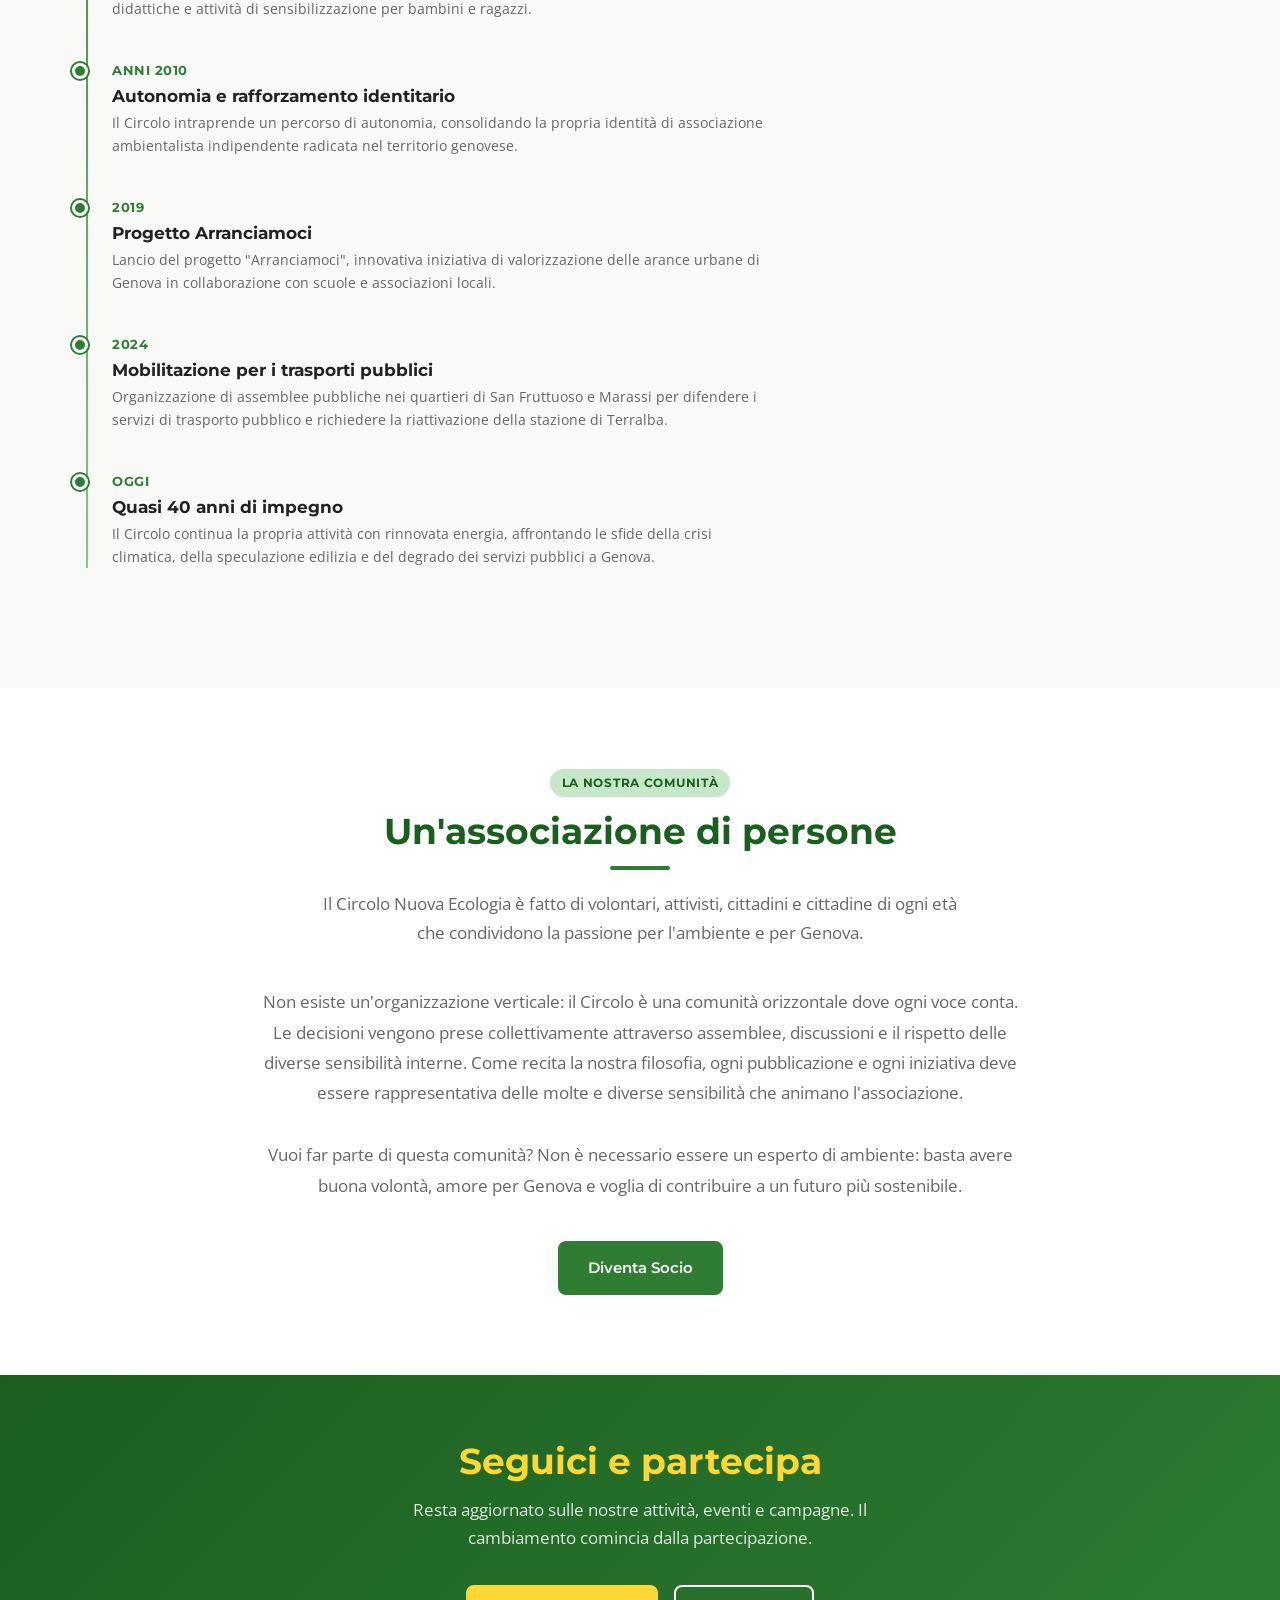
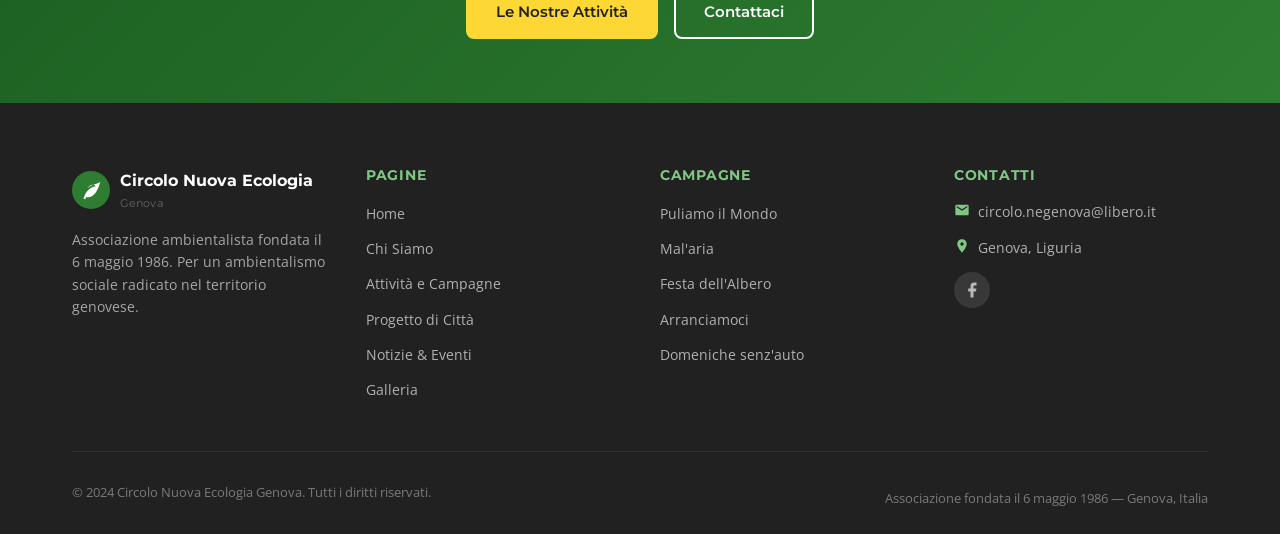
<file: chi-siamo.html>
<!DOCTYPE html>
<html lang="it">
<head>
  <meta charset="UTF-8">
  <meta name="viewport" content="width=device-width, initial-scale=1.0">
  <meta name="description" content="La storia del Circolo Nuova Ecologia Genova: fondato nel 1986, la nostra missione, i valori e la filosofia dell'ambientalismo sociale.">
  <meta name="keywords" content="Circolo Nuova Ecologia, storia, Genova, Legambiente, ambientalismo sociale">
  <meta property="og:title" content="Chi Siamo — Circolo Nuova Ecologia Genova">
  <meta property="og:description" content="La storia e la missione del Circolo Nuova Ecologia di Genova, fondato il 6 maggio 1986.">
  <meta property="og:type" content="website">
  <link rel="icon" type="image/svg+xml" href="data:image/svg+xml,<svg xmlns='http://www.w3.org/2000/svg' viewBox='0 0 32 32'><circle cx='16' cy='16' r='16' fill='%232E7D32'/><path d='M16 6 C10 10 8 16 12 20 C14 22 16 22 16 22 C16 22 18 22 20 20 C24 16 22 10 16 6Z' fill='white'/><path d='M16 22 L16 28' stroke='white' stroke-width='2' stroke-linecap='round'/></svg>">
  <title>Chi Siamo — Circolo Nuova Ecologia Genova</title>
  <link rel="preconnect" href="https://fonts.googleapis.com">
  <link rel="preconnect" href="https://fonts.gstatic.com" crossorigin>
  <link rel="stylesheet" href="css/style.css">
</head>
<body class="page-top">

<a href="#main-content" class="skip-link">Vai al contenuto principale</a>

<!-- NAVBAR -->
<nav class="navbar" role="navigation" aria-label="Navigazione principale">
  <div class="container">
    <a href="index.html" class="nav-logo" aria-label="Circolo Nuova Ecologia Genova — Home">
      <div class="nav-logo-icon" aria-hidden="true">
        <svg viewBox="0 0 24 24" xmlns="http://www.w3.org/2000/svg"><path d="M17 8C8 10 5.9 16.17 3.82 21.34L5.71 22l1-2.3A4.49 4.49 0 008 20C19 20 22 3 22 3c-1 2-8 2-14 7 1.83-2.5 4.17-4 7-4z"/></svg>
      </div>
      <div class="nav-logo-text">Circolo Nuova Ecologia<span>Genova — dal 1986</span></div>
    </a>
    <button class="hamburger" id="hamburger" aria-label="Apri menu" aria-expanded="false" aria-controls="nav-menu">
      <span></span><span></span><span></span>
    </button>
    <ul class="nav-menu" id="nav-menu" role="list">
      <li><a href="index.html"             class="nav-link" data-page="index.html">Home</a></li>
      <li><a href="chi-siamo.html"         class="nav-link" data-page="chi-siamo.html">Chi Siamo</a></li>
      <li><a href="attivita.html"          class="nav-link" data-page="attivita.html">Attività</a></li>
      <li><a href="progetto-di-citta.html" class="nav-link" data-page="progetto-di-citta.html">Progetto di Città</a></li>
      <li><a href="notizie.html"           class="nav-link" data-page="notizie.html">Notizie</a></li>
      <li><a href="galleria.html"          class="nav-link" data-page="galleria.html">Galleria</a></li>
      <li><a href="contatti.html"          class="nav-link" data-page="contatti.html">Contatti</a></li>
      <li><a href="diventa-socio.html"     class="nav-link nav-cta" data-page="diventa-socio.html">Diventa Socio</a></li>
    </ul>
  </div>
</nav>

<!-- PAGE HERO -->
<header class="page-hero" id="main-content">
  <div class="container">
    <div class="tag">La nostra storia</div>
    <h1>Chi Siamo</h1>
    <p>Un'associazione ambientalista radicata a Genova dal 1986, impegnata per un ambientalismo sociale che unisce ecologia, diritti e partecipazione popolare.</p>
    <nav class="breadcrumb" aria-label="Percorso di navigazione">
      <a href="index.html">Home</a>
      <span class="sep" aria-hidden="true">›</span>
      <span aria-current="page">Chi Siamo</span>
    </nav>
  </div>
</header>

<!-- MAIN CONTENT -->
<main>

  <!-- STORIA E MISSIONE -->
  <section class="section" aria-labelledby="storia-heading">
    <div class="container">
      <div style="display:grid; gap:3rem; grid-template-columns:1fr; max-width:860px; margin:auto;">
        <div>
          <div class="tag">La nostra origine</div>
          <h2 class="section-title" id="storia-heading">Nati nel 1986, ancora più vivi oggi</h2>
          <div class="divider"></div>
          <p>Il Circolo Nuova Ecologia di Genova nasce ufficialmente il <strong>6 maggio 1986</strong> nell'ambito di <strong>Legambiente Liguria</strong>, la grande associazione ambientalista italiana che in quegli anni stava costruendo una rete di circoli locali in tutto il Paese.</p>
          <p>Fin dalle origini, il Circolo ha scelto di radicarsi nei quartieri genovesi — San Fruttuoso, Marassi, Quezzi, il centro storico — dialogando con i cittadini, le scuole, le associazioni di quartiere e le istituzioni locali. Non un ambientalismo "dall'alto", ma un ambientalismo che nasce dai bisogni concreti delle persone.</p>
          <p>Nel corso degli anni, a seguito di divergenze organizzative con la struttura nazionale, il Circolo ha scelto un percorso di autonomia, continuando tuttavia a praticare lo stesso spirito di Legambiente: tutela ambientale, partecipazione civica, educazione alla sostenibilità.</p>
          <p>Oggi il Circolo Nuova Ecologia è un'associazione indipendente che, forte di quasi quarant'anni di esperienza, continua a lavorare per una Genova più verde, più giusta e più vivibile per tutte le sue cittadine e i suoi cittadini.</p>
        </div>
      </div>
    </div>
  </section>

  <!-- FILOSOFIA -->
  <section class="section section-alt" aria-labelledby="filosofia-heading">
    <div class="container">
      <div class="section-header centered">
        <div class="tag">La nostra filosofia</div>
        <h2 class="section-title" id="filosofia-heading">Ambientalismo Sociale</h2>
        <div class="divider centered"></div>
        <p class="section-subtitle">La nostra visione: ecologia e giustizia sociale sono inseparabili. Non si può tutelare l'ambiente senza tutelare i diritti delle comunità che lo abitano.</p>
      </div>

      <div style="max-width:760px; margin:auto;">
        <p style="font-size:1.1rem; line-height:1.8; color:var(--color-text); margin-bottom:1.5rem;">
          Per il Circolo Nuova Ecologia, l'<strong>ambientalismo sociale</strong> significa collegare le battaglie ecologiche con quelle per l'autodeterminazione delle comunità locali, per l'emancipazione territoriale e per la partecipazione popolare alle decisioni che riguardano il territorio.
        </p>
        <p style="font-size:1rem; line-height:1.8; color:var(--color-text-light); margin-bottom:1.5rem;">
          Non siamo contrari al progresso: siamo per un progresso che rispetti la natura, le persone e le generazioni future. Crediamo che le comunità locali abbiano il diritto e la capacità di scegliere il proprio modello di sviluppo, e che questo modello debba essere ecologicamente sostenibile e socialmente equo.
        </p>
        <p style="font-size:1rem; line-height:1.8; color:var(--color-text-light);">
          Per questo motivo ci battiamo contro la speculazione edilizia, la cementificazione dei suoli, il degrado dei servizi pubblici e l'inquinamento atmosferico, promuovendo al contempo spazi verdi, mobilità sostenibile, educazione ambientale e partecipazione civica.
        </p>
      </div>
    </div>
  </section>

  <!-- VALORI -->
  <section class="section" aria-labelledby="valori-heading">
    <div class="container">
      <div class="section-header centered">
        <div class="tag">I nostri valori</div>
        <h2 class="section-title" id="valori-heading">Cosa ci guida</h2>
        <div class="divider centered"></div>
      </div>

      <div class="values-grid">
        <div class="value-card">
          <h4><span class="emoji" aria-hidden="true">🌿</span> Sostenibilità</h4>
          <p>Ogni nostra azione è orientata alla sostenibilità ecologica a lungo termine, pensando alle generazioni future e alla salute del pianeta.</p>
        </div>
        <div class="value-card">
          <h4><span class="emoji" aria-hidden="true">🤝</span> Partecipazione</h4>
          <p>Crediamo nella forza della partecipazione popolare. Le decisioni sul territorio devono coinvolgere i cittadini, non essere imposte dall'alto.</p>
        </div>
        <div class="value-card">
          <h4><span class="emoji" aria-hidden="true">⚖️</span> Giustizia Sociale</h4>
          <p>La tutela ambientale non può essere separata dalla giustizia sociale. I più vulnerabili sono spesso i più colpiti dal degrado ambientale.</p>
        </div>
        <div class="value-card">
          <h4><span class="emoji" aria-hidden="true">📚</span> Educazione</h4>
          <p>Investiamo nell'educazione ambientale perché il cambiamento culturale è alla base di ogni cambiamento duraturo nelle politiche e nei comportamenti.</p>
        </div>
        <div class="value-card">
          <h4><span class="emoji" aria-hidden="true">🏙️</span> Territorio</h4>
          <p>Il territorio è il cuore della nostra azione. Genova, i suoi quartieri, le sue colline, il suo mare: li conosciamo, li amiamo e li difendiamo.</p>
        </div>
        <div class="value-card">
          <h4><span class="emoji" aria-hidden="true">💪</span> Autonomia</h4>
          <p>Agiamo in modo indipendente, senza condizionamenti politici o economici, guidati unicamente dall'interesse dell'ambiente e delle comunità locali.</p>
        </div>
      </div>
    </div>
  </section>

  <!-- TIMELINE -->
  <section class="section section-alt" aria-labelledby="timeline-heading">
    <div class="container">
      <div class="section-header">
        <div class="tag">La nostra storia</div>
        <h2 class="section-title" id="timeline-heading">Tappe fondamentali</h2>
        <div class="divider"></div>
      </div>

      <div class="timeline" style="max-width:700px;">
        <div class="timeline-item">
          <div class="timeline-dot" aria-hidden="true"></div>
          <div class="timeline-year">6 maggio 1986</div>
          <h3>Fondazione del Circolo</h3>
          <p>Il Circolo Nuova Ecologia viene fondato a Genova nell'ambito di Legambiente Liguria, con l'obiettivo di portare la voce ambientalista nei quartieri della città.</p>
        </div>

        <div class="timeline-item">
          <div class="timeline-dot" aria-hidden="true"></div>
          <div class="timeline-year">Anni '90</div>
          <h3>Prime campagne nazionali</h3>
          <p>Il Circolo partecipa attivamente alle prime edizioni di "Puliamo il Mondo" e "La Festa dell'Albero", portando l'associazione a contatto con centinaia di cittadini genovesi.</p>
        </div>

        <div class="timeline-item">
          <div class="timeline-dot" aria-hidden="true"></div>
          <div class="timeline-year">Anni 2000</div>
          <h3>Educazione ambientale nelle scuole</h3>
          <p>Avvio dei progetti di educazione ambientale nelle scuole genovesi, con laboratori, escursioni didattiche e attività di sensibilizzazione per bambini e ragazzi.</p>
        </div>

        <div class="timeline-item">
          <div class="timeline-dot" aria-hidden="true"></div>
          <div class="timeline-year">Anni 2010</div>
          <h3>Autonomia e rafforzamento identitario</h3>
          <p>Il Circolo intraprende un percorso di autonomia, consolidando la propria identità di associazione ambientalista indipendente radicata nel territorio genovese.</p>
        </div>

        <div class="timeline-item">
          <div class="timeline-dot" aria-hidden="true"></div>
          <div class="timeline-year">2019</div>
          <h3>Progetto Arranciamoci</h3>
          <p>Lancio del progetto "Arranciamoci", innovativa iniziativa di valorizzazione delle arance urbane di Genova in collaborazione con scuole e associazioni locali.</p>
        </div>

        <div class="timeline-item">
          <div class="timeline-dot" aria-hidden="true"></div>
          <div class="timeline-year">2024</div>
          <h3>Mobilitazione per i trasporti pubblici</h3>
          <p>Organizzazione di assemblee pubbliche nei quartieri di San Fruttuoso e Marassi per difendere i servizi di trasporto pubblico e richiedere la riattivazione della stazione di Terralba.</p>
        </div>

        <div class="timeline-item">
          <div class="timeline-dot" aria-hidden="true"></div>
          <div class="timeline-year">Oggi</div>
          <h3>Quasi 40 anni di impegno</h3>
          <p>Il Circolo continua la propria attività con rinnovata energia, affrontando le sfide della crisi climatica, della speculazione edilizia e del degrado dei servizi pubblici a Genova.</p>
        </div>
      </div>
    </div>
  </section>

  <!-- COMUNITÀ -->
  <section class="section" aria-labelledby="comunita-heading">
    <div class="container">
      <div class="section-header centered">
        <div class="tag">La nostra comunità</div>
        <h2 class="section-title" id="comunita-heading">Un'associazione di persone</h2>
        <div class="divider centered"></div>
        <p class="section-subtitle">Il Circolo Nuova Ecologia è fatto di volontari, attivisti, cittadini e cittadine di ogni età che condividono la passione per l'ambiente e per Genova.</p>
      </div>

      <div style="max-width:760px; margin:auto; text-align:center;">
        <p style="font-size:1.05rem; line-height:1.8; color:var(--color-text-light); margin-bottom:2rem;">
          Non esiste un'organizzazione verticale: il Circolo è una comunità orizzontale dove ogni voce conta. Le decisioni vengono prese collettivamente attraverso assemblee, discussioni e il rispetto delle diverse sensibilità interne. Come recita la nostra filosofia, ogni pubblicazione e ogni iniziativa deve essere rappresentativa delle molte e diverse sensibilità che animano l'associazione.
        </p>
        <p style="font-size:1.05rem; line-height:1.8; color:var(--color-text-light); margin-bottom:2.5rem;">
          Vuoi far parte di questa comunità? Non è necessario essere un esperto di ambiente: basta avere buona volontà, amore per Genova e voglia di contribuire a un futuro più sostenibile.
        </p>
        <a href="diventa-socio.html" class="btn btn-primary">Diventa Socio</a>
      </div>
    </div>
  </section>

</main>

<!-- CTA -->
<section class="cta-banner">
  <div class="container">
    <h2>Seguici e partecipa</h2>
    <p>Resta aggiornato sulle nostre attività, eventi e campagne. Il cambiamento comincia dalla partecipazione.</p>
    <div class="btn-actions">
      <a href="attivita.html"   class="btn btn-yellow">Le Nostre Attività</a>
      <a href="contatti.html"   class="btn btn-secondary">Contattaci</a>
    </div>
  </div>
</section>

<!-- FOOTER -->
<footer class="footer" aria-label="Piè di pagina">
  <div class="container">
    <div class="footer-grid">
      <div class="footer-brand">
        <a href="index.html" class="nav-logo">
          <div class="nav-logo-icon" aria-hidden="true">
            <svg viewBox="0 0 24 24"><path d="M17 8C8 10 5.9 16.17 3.82 21.34L5.71 22l1-2.3A4.49 4.49 0 008 20C19 20 22 3 22 3c-1 2-8 2-14 7 1.83-2.5 4.17-4 7-4z"/></svg>
          </div>
          <div class="nav-logo-text">Circolo Nuova Ecologia<span>Genova</span></div>
        </a>
        <p>Associazione ambientalista fondata il 6 maggio 1986. Per un ambientalismo sociale radicato nel territorio genovese.</p>
      </div>
      <div class="footer-col">
        <h4>Pagine</h4>
        <ul>
          <li><a href="index.html">Home</a></li>
          <li><a href="chi-siamo.html">Chi Siamo</a></li>
          <li><a href="attivita.html">Attività e Campagne</a></li>
          <li><a href="progetto-di-citta.html">Progetto di Città</a></li>
          <li><a href="notizie.html">Notizie &amp; Eventi</a></li>
          <li><a href="galleria.html">Galleria</a></li>
        </ul>
      </div>
      <div class="footer-col">
        <h4>Campagne</h4>
        <ul>
          <li><a href="attivita.html#puliamo">Puliamo il Mondo</a></li>
          <li><a href="attivita.html#malaria">Mal'aria</a></li>
          <li><a href="attivita.html#albero">Festa dell'Albero</a></li>
          <li><a href="attivita.html#arranciamoci">Arranciamoci</a></li>
          <li><a href="attivita.html#domeniche">Domeniche senz'auto</a></li>
        </ul>
      </div>
      <div class="footer-col footer-contact">
        <h4>Contatti</h4>
        <p><svg viewBox="0 0 24 24" aria-hidden="true"><path d="M20 4H4c-1.1 0-2 .9-2 2v12c0 1.1.9 2 2 2h16c1.1 0 2-.9 2-2V6c0-1.1-.9-2-2-2zm0 4l-8 5-8-5V6l8 5 8-5v2z"/></svg><a href="mailto:circolo.negenova@libero.it">circolo.negenova@libero.it</a></p>
        <p><svg viewBox="0 0 24 24" aria-hidden="true"><path d="M12 2C8.13 2 5 5.13 5 9c0 5.25 7 13 7 13s7-7.75 7-13c0-3.87-3.13-7-7-7zm0 9.5c-1.38 0-2.5-1.12-2.5-2.5S10.62 6.5 12 6.5s2.5 1.12 2.5 2.5S13.38 11.5 12 11.5z"/></svg>Genova, Liguria</p>
        <div class="social-links">
          <a href="https://www.facebook.com/groups/739436712775646/" target="_blank" rel="noopener noreferrer" class="social-link" aria-label="Seguici su Facebook">
            <svg viewBox="0 0 24 24"><path d="M18 2h-3a5 5 0 00-5 5v3H7v4h3v8h4v-8h3l1-4h-4V7a1 1 0 011-1h3z"/></svg>
          </a>
        </div>
      </div>
    </div>
    <div class="footer-bottom">
      <p>&copy; 2024 Circolo Nuova Ecologia Genova. Tutti i diritti riservati.</p>
      <p>Associazione fondata il 6 maggio 1986 &mdash; Genova, Italia</p>
    </div>
  </div>
</footer>

<button class="back-to-top" id="back-to-top" aria-label="Torna in cima alla pagina">
  <svg viewBox="0 0 24 24"><path d="M7.41 15.41L12 10.83l4.59 4.58L18 14l-6-6-6 6z"/></svg>
</button>

<script src="js/main.js"></script>
</body>
</html>
</file>
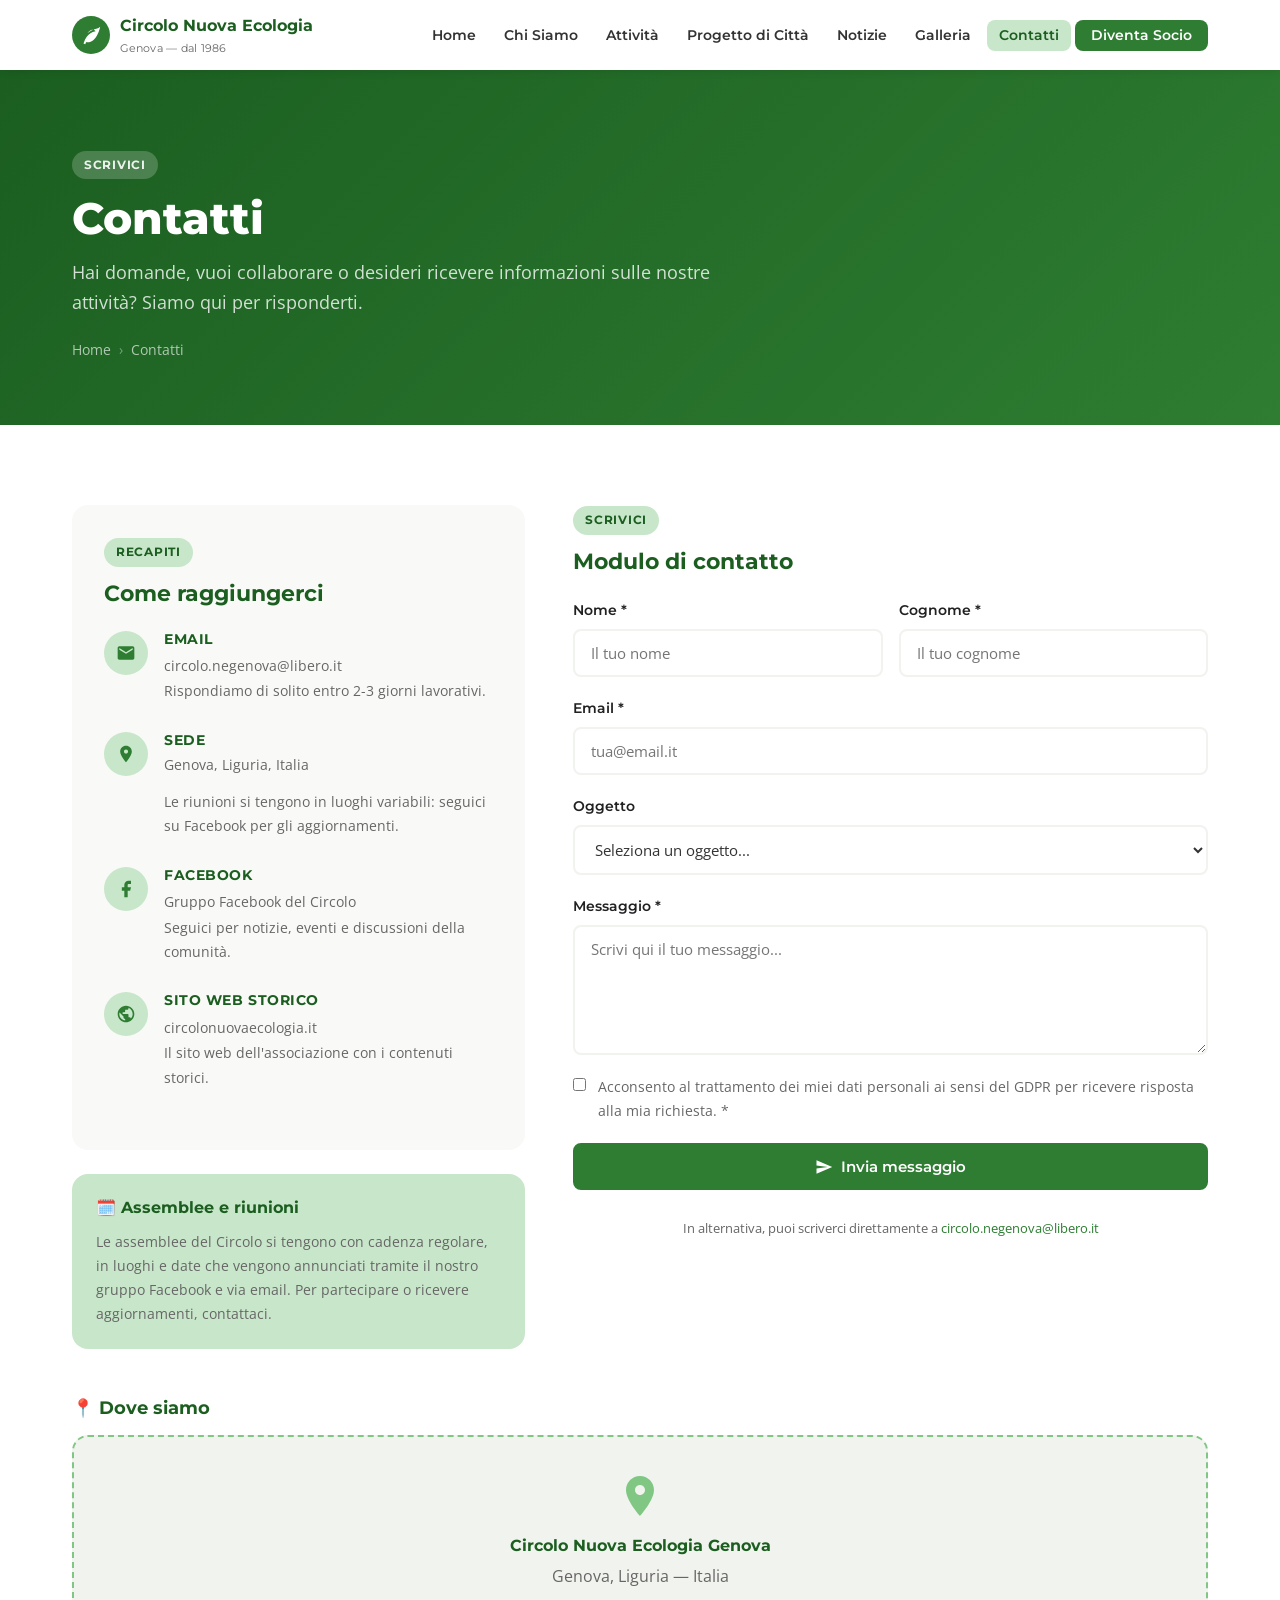
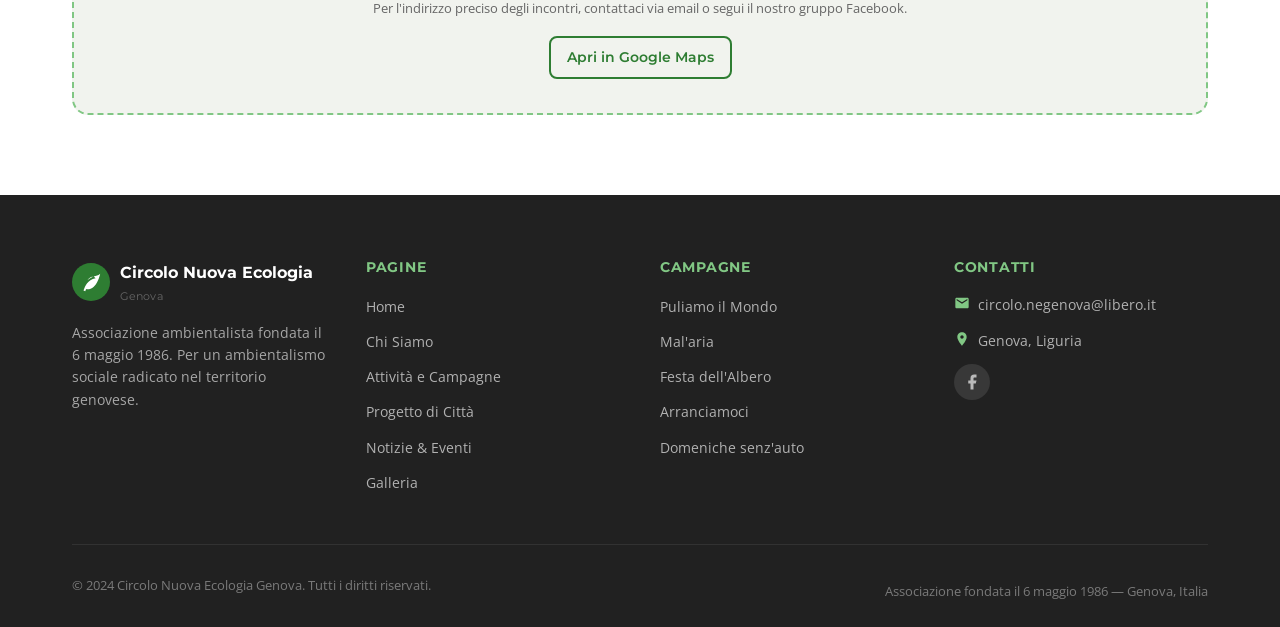
<file: contatti.html>
<!DOCTYPE html>
<html lang="it">
<head>
  <meta charset="UTF-8">
  <meta name="viewport" content="width=device-width, initial-scale=1.0">
  <meta name="description" content="Contatta il Circolo Nuova Ecologia Genova: email, modulo di contatto, sede a Genova e link ai social media.">
  <meta name="keywords" content="contatti, Circolo Nuova Ecologia, Genova, email, Facebook">
  <meta property="og:title" content="Contatti — Circolo Nuova Ecologia Genova">
  <meta property="og:description" content="Contatta il Circolo Nuova Ecologia di Genova per informazioni, collaborazioni e adesioni.">
  <meta property="og:type" content="website">
  <link rel="icon" type="image/svg+xml" href="data:image/svg+xml,<svg xmlns='http://www.w3.org/2000/svg' viewBox='0 0 32 32'><circle cx='16' cy='16' r='16' fill='%232E7D32'/><path d='M16 6 C10 10 8 16 12 20 C14 22 16 22 16 22 C16 22 18 22 20 20 C24 16 22 10 16 6Z' fill='white'/><path d='M16 22 L16 28' stroke='white' stroke-width='2' stroke-linecap='round'/></svg>">
  <title>Contatti — Circolo Nuova Ecologia Genova</title>
  <link rel="preconnect" href="https://fonts.googleapis.com">
  <link rel="preconnect" href="https://fonts.gstatic.com" crossorigin>
  <link rel="stylesheet" href="css/style.css">
</head>
<body class="page-top">

<a href="#main-content" class="skip-link">Vai al contenuto principale</a>

<!-- NAVBAR -->
<nav class="navbar" role="navigation" aria-label="Navigazione principale">
  <div class="container">
    <a href="index.html" class="nav-logo" aria-label="Circolo Nuova Ecologia Genova — Home">
      <div class="nav-logo-icon" aria-hidden="true">
        <svg viewBox="0 0 24 24"><path d="M17 8C8 10 5.9 16.17 3.82 21.34L5.71 22l1-2.3A4.49 4.49 0 008 20C19 20 22 3 22 3c-1 2-8 2-14 7 1.83-2.5 4.17-4 7-4z"/></svg>
      </div>
      <div class="nav-logo-text">Circolo Nuova Ecologia<span>Genova — dal 1986</span></div>
    </a>
    <button class="hamburger" id="hamburger" aria-label="Apri menu" aria-expanded="false" aria-controls="nav-menu">
      <span></span><span></span><span></span>
    </button>
    <ul class="nav-menu" id="nav-menu" role="list">
      <li><a href="index.html"             class="nav-link" data-page="index.html">Home</a></li>
      <li><a href="chi-siamo.html"         class="nav-link" data-page="chi-siamo.html">Chi Siamo</a></li>
      <li><a href="attivita.html"          class="nav-link" data-page="attivita.html">Attività</a></li>
      <li><a href="progetto-di-citta.html" class="nav-link" data-page="progetto-di-citta.html">Progetto di Città</a></li>
      <li><a href="notizie.html"           class="nav-link" data-page="notizie.html">Notizie</a></li>
      <li><a href="galleria.html"          class="nav-link" data-page="galleria.html">Galleria</a></li>
      <li><a href="contatti.html"          class="nav-link" data-page="contatti.html">Contatti</a></li>
      <li><a href="diventa-socio.html"     class="nav-link nav-cta" data-page="diventa-socio.html">Diventa Socio</a></li>
    </ul>
  </div>
</nav>

<!-- PAGE HERO -->
<header class="page-hero" id="main-content">
  <div class="container">
    <div class="tag">Scrivici</div>
    <h1>Contatti</h1>
    <p>Hai domande, vuoi collaborare o desideri ricevere informazioni sulle nostre attività? Siamo qui per risponderti.</p>
    <nav class="breadcrumb" aria-label="Percorso di navigazione">
      <a href="index.html">Home</a>
      <span class="sep" aria-hidden="true">›</span>
      <span aria-current="page">Contatti</span>
    </nav>
  </div>
</header>

<main>

  <section class="section" aria-labelledby="contatti-heading">
    <div class="container">
      <h2 class="visually-hidden" id="contatti-heading">Informazioni di contatto e modulo</h2>
      <div class="contact-grid">

        <!-- INFO CONTATTI -->
        <div>
          <div class="contact-info-card">
            <div class="tag">Recapiti</div>
            <h2 style="font-size:1.4rem; color:var(--color-primary-dk); margin-bottom:1.5rem;">Come raggiungerci</h2>

            <div class="contact-info-item">
              <div class="contact-info-icon" aria-hidden="true">
                <svg viewBox="0 0 24 24"><path d="M20 4H4c-1.1 0-2 .9-2 2v12c0 1.1.9 2 2 2h16c1.1 0 2-.9 2-2V6c0-1.1-.9-2-2-2zm0 4l-8 5-8-5V6l8 5 8-5v2z"/></svg>
              </div>
              <div>
                <h4>Email</h4>
                <a href="mailto:circolo.negenova@libero.it">circolo.negenova@libero.it</a>
                <p>Rispondiamo di solito entro 2-3 giorni lavorativi.</p>
              </div>
            </div>

            <div class="contact-info-item">
              <div class="contact-info-icon" aria-hidden="true">
                <svg viewBox="0 0 24 24"><path d="M12 2C8.13 2 5 5.13 5 9c0 5.25 7 13 7 13s7-7.75 7-13c0-3.87-3.13-7-7-7zm0 9.5c-1.38 0-2.5-1.12-2.5-2.5S10.62 6.5 12 6.5s2.5 1.12 2.5 2.5S13.38 11.5 12 11.5z"/></svg>
              </div>
              <div>
                <h4>Sede</h4>
                <p>Genova, Liguria, Italia</p>
                <p>Le riunioni si tengono in luoghi variabili: seguici su Facebook per gli aggiornamenti.</p>
              </div>
            </div>

            <div class="contact-info-item">
              <div class="contact-info-icon" aria-hidden="true">
                <svg viewBox="0 0 24 24"><path d="M18 2h-3a5 5 0 00-5 5v3H7v4h3v8h4v-8h3l1-4h-4V7a1 1 0 011-1h3z"/></svg>
              </div>
              <div>
                <h4>Facebook</h4>
                <a href="https://www.facebook.com/groups/739436712775646/" target="_blank" rel="noopener noreferrer">Gruppo Facebook del Circolo</a>
                <p>Seguici per notizie, eventi e discussioni della comunità.</p>
              </div>
            </div>

            <div class="contact-info-item">
              <div class="contact-info-icon" aria-hidden="true">
                <svg viewBox="0 0 24 24"><path d="M12 2C6.48 2 2 6.48 2 12s4.48 10 10 10 10-4.48 10-10S17.52 2 12 2zm-1 17.93c-3.95-.49-7-3.85-7-7.93 0-.62.08-1.21.21-1.79L9 15v1c0 1.1.9 2 2 2v1.93zm6.9-2.54c-.26-.81-1-1.39-1.9-1.39h-1v-3c0-.55-.45-1-1-1H8v-2h2c.55 0 1-.45 1-1V7h2c1.1 0 2-.9 2-2v-.41c2.93 1.19 5 4.06 5 7.41 0 2.08-.8 3.97-2.1 5.39z"/></svg>
              </div>
              <div>
                <h4>Sito web storico</h4>
                <a href="https://circolonuovaecologia.it/" target="_blank" rel="noopener noreferrer">circolonuovaecologia.it</a>
                <p>Il sito web dell'associazione con i contenuti storici.</p>
              </div>
            </div>
          </div>

          <!-- ORARI -->
          <div style="margin-top:1.5rem; padding:1.5rem; background:var(--color-accent-lt); border-radius:var(--radius-lg);">
            <h3 style="font-size:1rem; color:var(--color-primary-dk); margin-bottom:.75rem; font-family:var(--font-heading);">🗓️ Assemblee e riunioni</h3>
            <p style="font-size:.875rem; color:var(--color-text-light);">Le assemblee del Circolo si tengono con cadenza regolare, in luoghi e date che vengono annunciati tramite il nostro gruppo Facebook e via email. Per partecipare o ricevere aggiornamenti, contattaci.</p>
          </div>
        </div>

        <!-- MODULO DI CONTATTO -->
        <div>
          <div class="tag">Scrivici</div>
          <h2 style="font-size:1.4rem; color:var(--color-primary-dk); margin-bottom:1.5rem;">Modulo di contatto</h2>

          <!-- Per abilitare l'invio email, sostituisci l'action con il tuo endpoint Formspree:
               action="https://formspree.io/f/XXXXXXXX"
               Registra il modulo su https://formspree.io -->
          <form
            class="contact-form"
            action="mailto:circolo.negenova@libero.it"
            method="POST"
            enctype="text/plain"
            aria-label="Modulo di contatto"
            novalidate>

            <div class="form-row">
              <div class="form-group">
                <label for="nome">Nome <span aria-label="campo obbligatorio">*</span></label>
                <input type="text" id="nome" name="nome" placeholder="Il tuo nome" required autocomplete="given-name">
              </div>
              <div class="form-group">
                <label for="cognome">Cognome <span aria-label="campo obbligatorio">*</span></label>
                <input type="text" id="cognome" name="cognome" placeholder="Il tuo cognome" required autocomplete="family-name">
              </div>
            </div>

            <div class="form-group">
              <label for="email">Email <span aria-label="campo obbligatorio">*</span></label>
              <input type="email" id="email" name="email" placeholder="tua@email.it" required autocomplete="email">
            </div>

            <div class="form-group">
              <label for="oggetto">Oggetto</label>
              <select id="oggetto" name="oggetto">
                <option value="">Seleziona un oggetto...</option>
                <option value="informazioni">Informazioni generali</option>
                <option value="adesione">Voglio aderire al Circolo</option>
                <option value="volontariato">Voglio fare volontariato</option>
                <option value="collaborazione">Proposta di collaborazione</option>
                <option value="media">Contatto stampa/media</option>
                <option value="altro">Altro</option>
              </select>
            </div>

            <div class="form-group">
              <label for="messaggio">Messaggio <span aria-label="campo obbligatorio">*</span></label>
              <textarea id="messaggio" name="messaggio" placeholder="Scrivi qui il tuo messaggio..." required></textarea>
            </div>

            <div class="form-group" style="flex-direction:row; align-items:flex-start; gap:.75rem;">
              <input type="checkbox" id="privacy" name="privacy" required style="margin-top:3px; flex-shrink:0; width:auto; height:auto; padding:0; accent-color:var(--color-primary);">
              <label for="privacy" style="font-size:.875rem; color:var(--color-text-light); font-family:var(--font-body); font-weight:400; cursor:pointer;">
                Acconsento al trattamento dei miei dati personali ai sensi del GDPR per ricevere risposta alla mia richiesta. <span aria-label="campo obbligatorio">*</span>
              </label>
            </div>

            <button type="submit" class="btn btn-primary" style="width:100%; justify-content:center;">
              <svg viewBox="0 0 24 24" width="18" height="18" fill="currentColor" aria-hidden="true"><path d="M2.01 21L23 12 2.01 3 2 10l15 2-15 2z"/></svg>
              Invia messaggio
            </button>

            <p style="font-size:.8rem; color:var(--color-text-light); text-align:center; margin-top:.5rem;">
              In alternativa, puoi scriverci direttamente a <a href="mailto:circolo.negenova@libero.it">circolo.negenova@libero.it</a>
            </p>
          </form>
        </div>

      </div>

      <!-- MAPPA PLACEHOLDER -->
      <div style="margin-top:3rem;">
        <h3 style="font-size:1.1rem; color:var(--color-primary-dk); margin-bottom:1rem; font-family:var(--font-heading); font-weight:700;">📍 Dove siamo</h3>
        <div class="map-placeholder" role="img" aria-label="Mappa di Genova — sede del Circolo Nuova Ecologia">
          <svg viewBox="0 0 24 24" aria-hidden="true"><path d="M12 2C8.13 2 5 5.13 5 9c0 5.25 7 13 7 13s7-7.75 7-13c0-3.87-3.13-7-7-7zm0 9.5c-1.38 0-2.5-1.12-2.5-2.5S10.62 6.5 12 6.5s2.5 1.12 2.5 2.5S13.38 11.5 12 11.5z"/></svg>
          <div>
            <strong style="font-family:var(--font-heading); color:var(--color-primary-dk);">Circolo Nuova Ecologia Genova</strong>
            <p style="margin-top:.25rem;">Genova, Liguria — Italia</p>
            <p style="margin-top:.5rem; font-size:.8rem;">Per l'indirizzo preciso degli incontri, contattaci via email o segui il nostro gruppo Facebook.</p>
            <a href="https://www.google.com/maps/place/Genova,+GE/" target="_blank" rel="noopener noreferrer" class="btn btn-outline" style="margin-top:1rem; font-size:.85rem; padding:.5rem 1rem;">
              Apri in Google Maps
            </a>
          </div>
        </div>
      </div>

    </div>
  </section>

</main>

<!-- FOOTER -->
<footer class="footer" aria-label="Piè di pagina">
  <div class="container">
    <div class="footer-grid">
      <div class="footer-brand">
        <a href="index.html" class="nav-logo">
          <div class="nav-logo-icon" aria-hidden="true"><svg viewBox="0 0 24 24"><path d="M17 8C8 10 5.9 16.17 3.82 21.34L5.71 22l1-2.3A4.49 4.49 0 008 20C19 20 22 3 22 3c-1 2-8 2-14 7 1.83-2.5 4.17-4 7-4z"/></svg></div>
          <div class="nav-logo-text">Circolo Nuova Ecologia<span>Genova</span></div>
        </a>
        <p>Associazione ambientalista fondata il 6 maggio 1986. Per un ambientalismo sociale radicato nel territorio genovese.</p>
      </div>
      <div class="footer-col">
        <h4>Pagine</h4>
        <ul>
          <li><a href="index.html">Home</a></li>
          <li><a href="chi-siamo.html">Chi Siamo</a></li>
          <li><a href="attivita.html">Attività e Campagne</a></li>
          <li><a href="progetto-di-citta.html">Progetto di Città</a></li>
          <li><a href="notizie.html">Notizie &amp; Eventi</a></li>
          <li><a href="galleria.html">Galleria</a></li>
        </ul>
      </div>
      <div class="footer-col">
        <h4>Campagne</h4>
        <ul>
          <li><a href="attivita.html#puliamo">Puliamo il Mondo</a></li>
          <li><a href="attivita.html#malaria">Mal'aria</a></li>
          <li><a href="attivita.html#albero">Festa dell'Albero</a></li>
          <li><a href="attivita.html#arranciamoci">Arranciamoci</a></li>
          <li><a href="attivita.html#domeniche">Domeniche senz'auto</a></li>
        </ul>
      </div>
      <div class="footer-col footer-contact">
        <h4>Contatti</h4>
        <p><svg viewBox="0 0 24 24" aria-hidden="true"><path d="M20 4H4c-1.1 0-2 .9-2 2v12c0 1.1.9 2 2 2h16c1.1 0 2-.9 2-2V6c0-1.1-.9-2-2-2zm0 4l-8 5-8-5V6l8 5 8-5v2z"/></svg><a href="mailto:circolo.negenova@libero.it">circolo.negenova@libero.it</a></p>
        <p><svg viewBox="0 0 24 24" aria-hidden="true"><path d="M12 2C8.13 2 5 5.13 5 9c0 5.25 7 13 7 13s7-7.75 7-13c0-3.87-3.13-7-7-7zm0 9.5c-1.38 0-2.5-1.12-2.5-2.5S10.62 6.5 12 6.5s2.5 1.12 2.5 2.5S13.38 11.5 12 11.5z"/></svg>Genova, Liguria</p>
        <div class="social-links">
          <a href="https://www.facebook.com/groups/739436712775646/" target="_blank" rel="noopener noreferrer" class="social-link" aria-label="Facebook">
            <svg viewBox="0 0 24 24"><path d="M18 2h-3a5 5 0 00-5 5v3H7v4h3v8h4v-8h3l1-4h-4V7a1 1 0 011-1h3z"/></svg>
          </a>
        </div>
      </div>
    </div>
    <div class="footer-bottom">
      <p>&copy; 2024 Circolo Nuova Ecologia Genova. Tutti i diritti riservati.</p>
      <p>Associazione fondata il 6 maggio 1986 &mdash; Genova, Italia</p>
    </div>
  </div>
</footer>

<button class="back-to-top" id="back-to-top" aria-label="Torna in cima alla pagina">
  <svg viewBox="0 0 24 24"><path d="M7.41 15.41L12 10.83l4.59 4.58L18 14l-6-6-6 6z"/></svg>
</button>

<script src="js/main.js"></script>
</body>
</html>
</file>
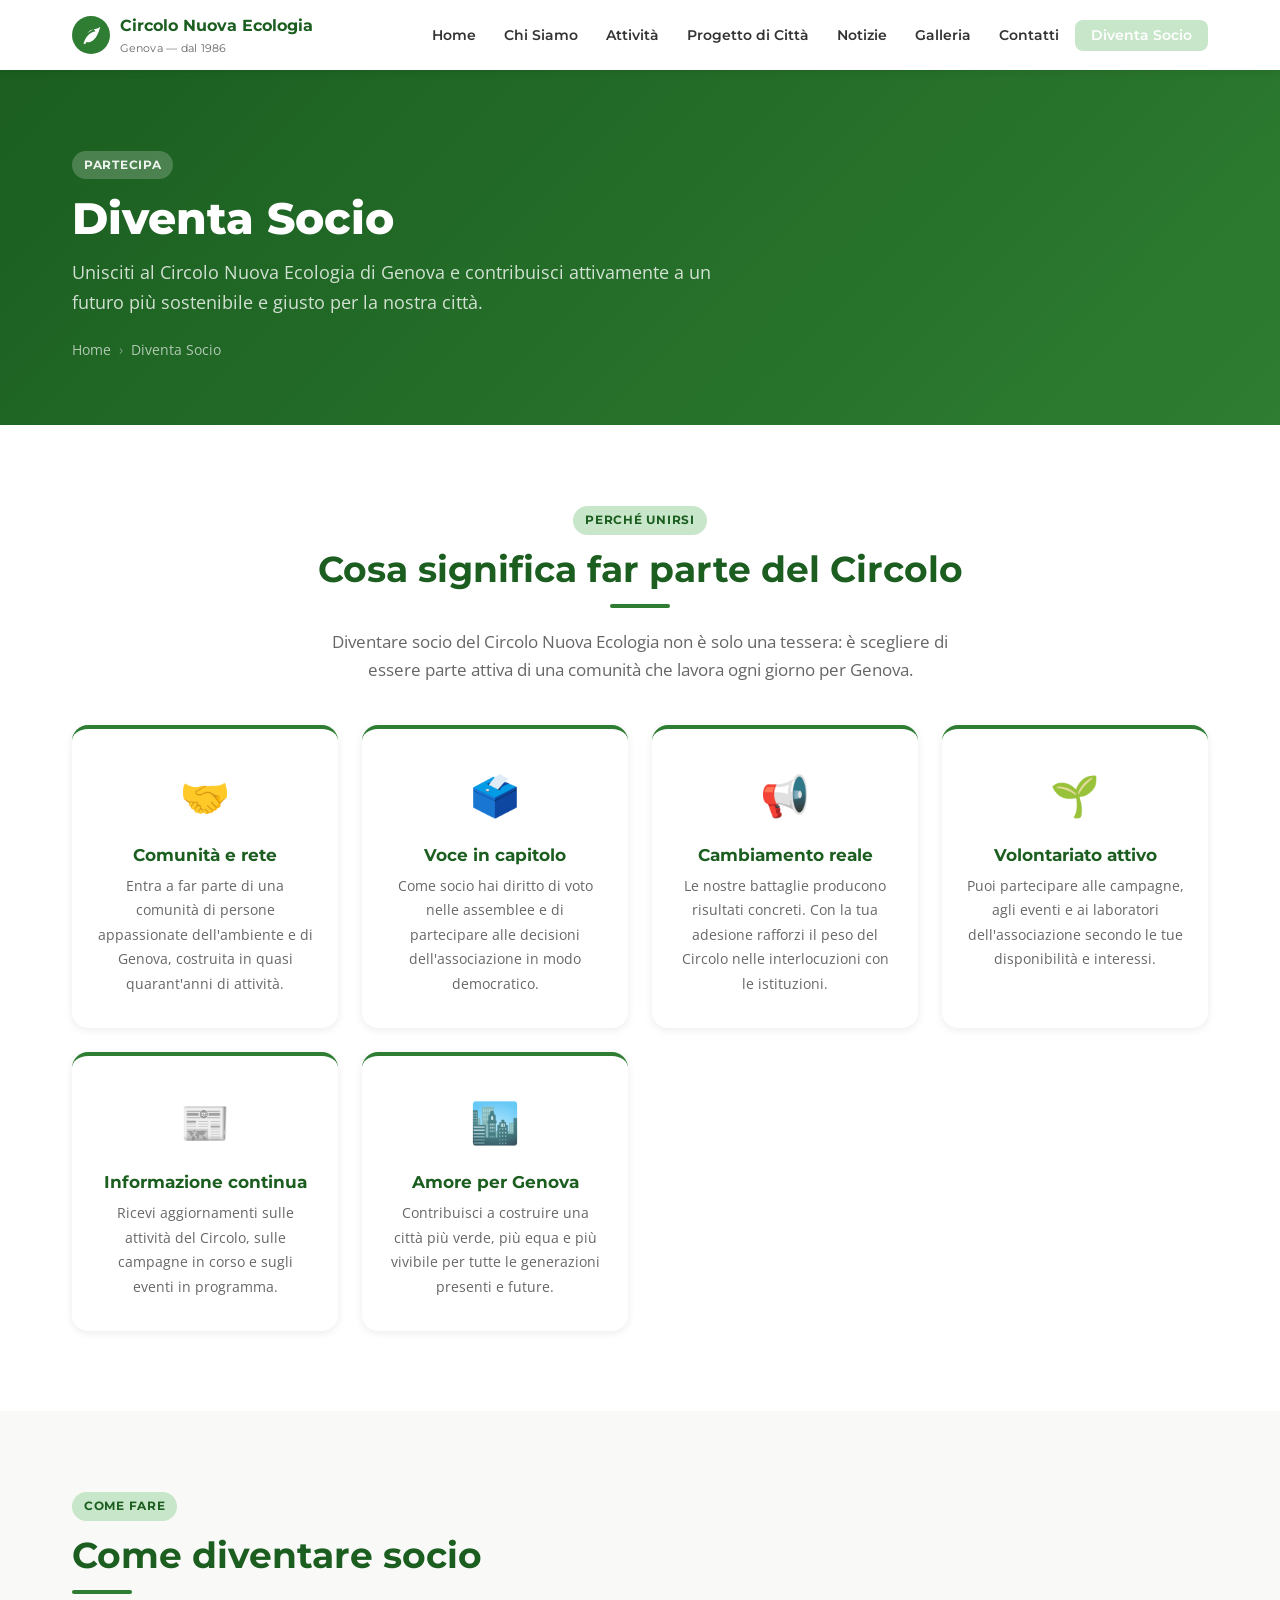
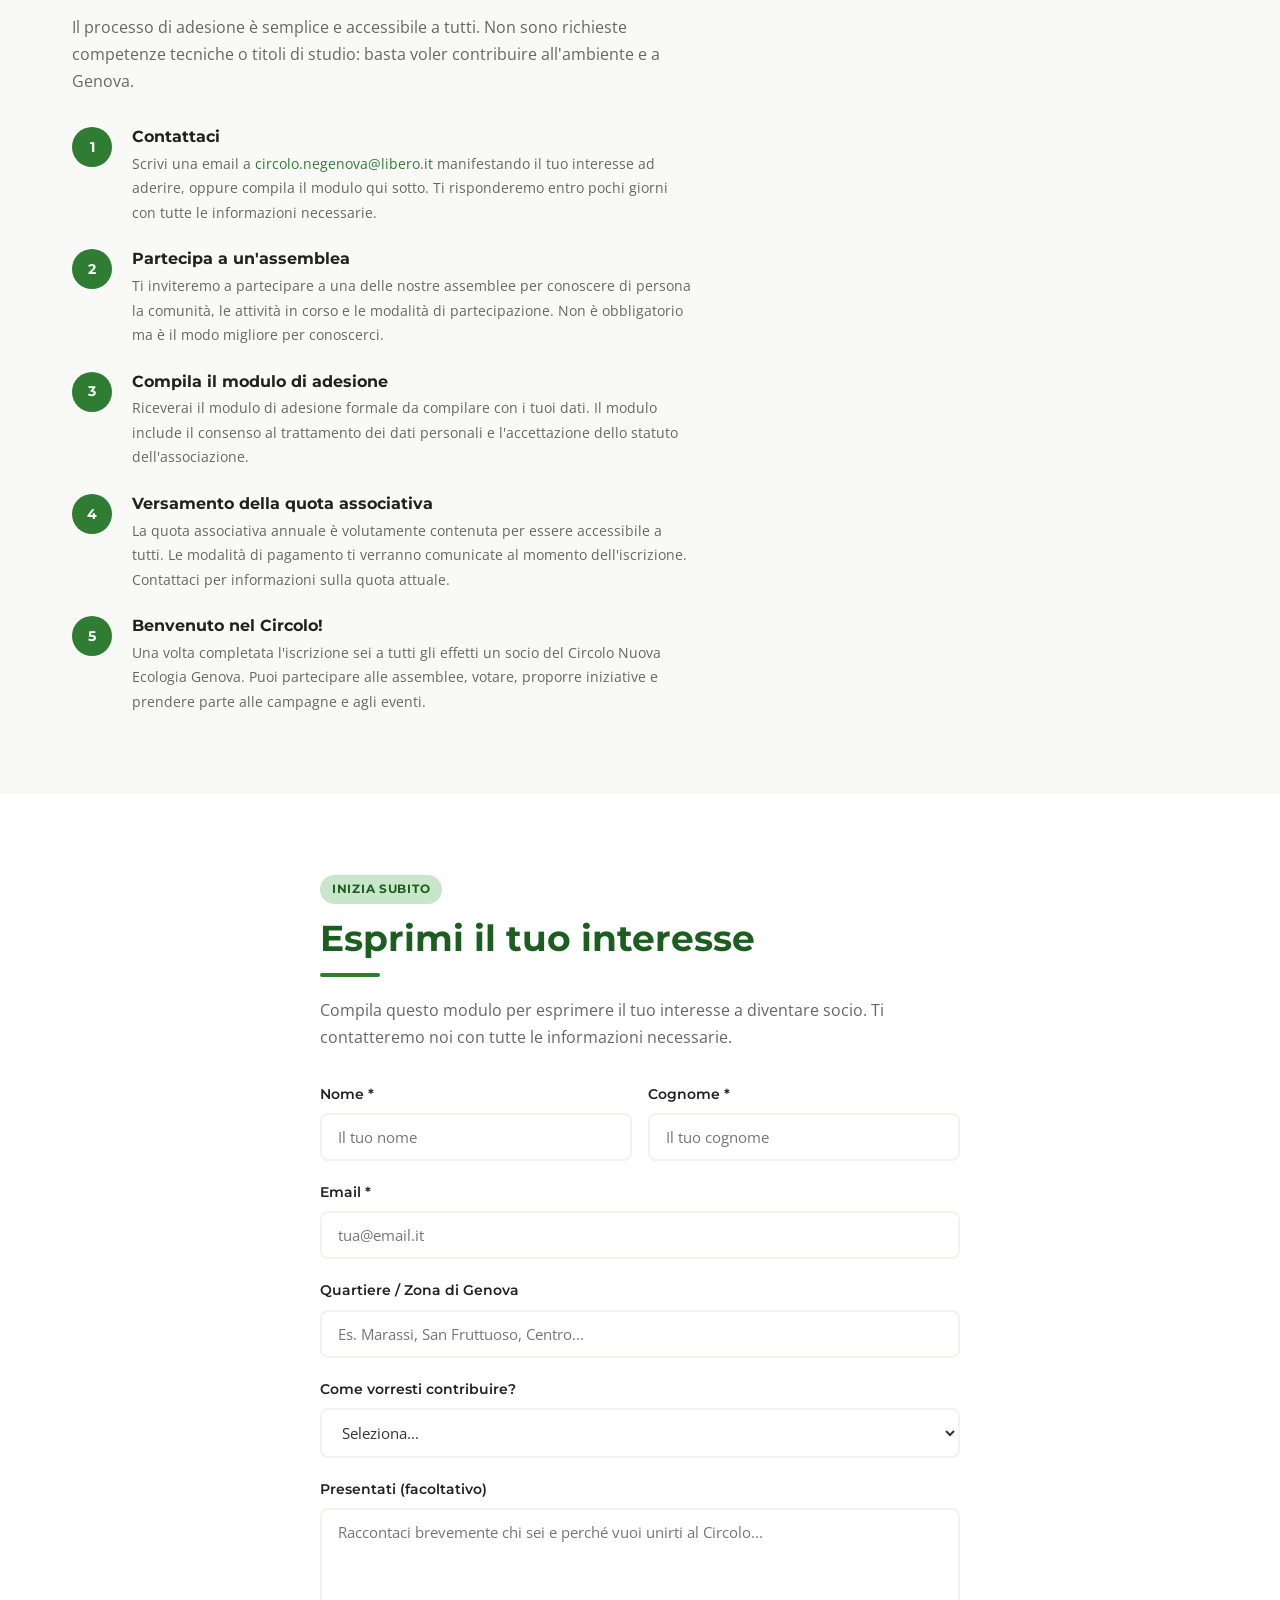
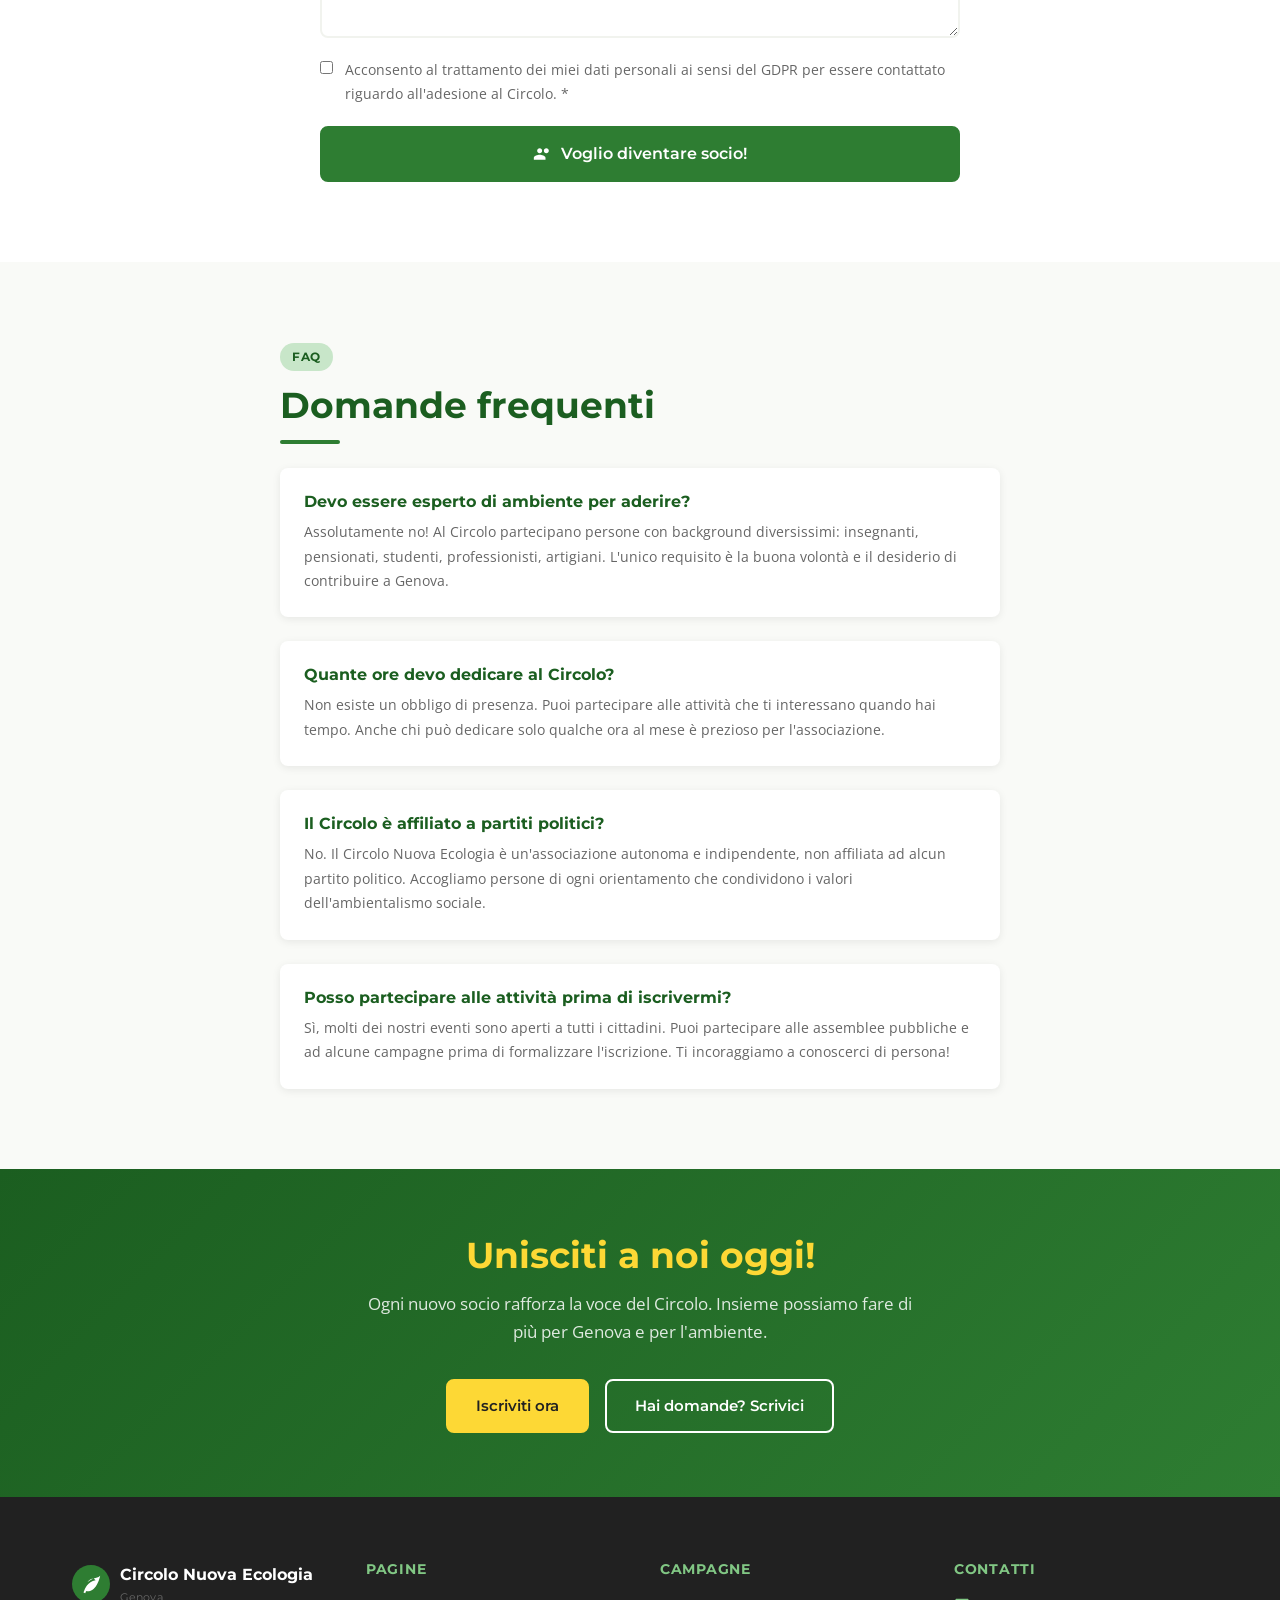
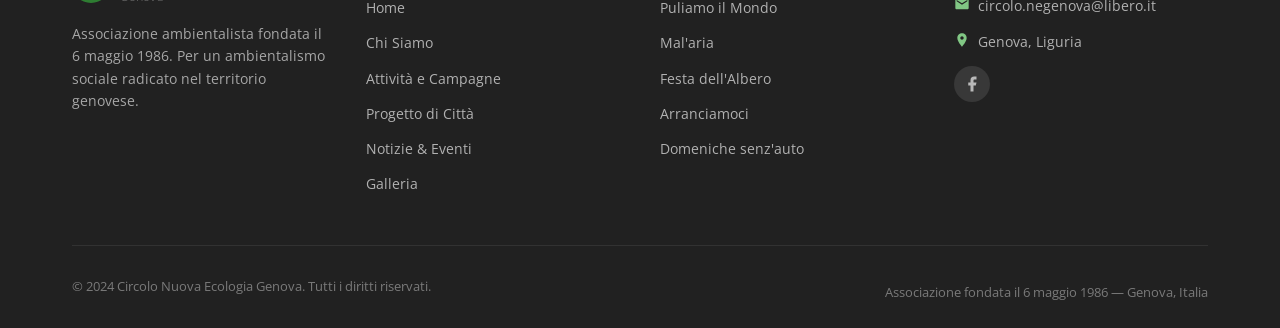
<file: diventa-socio.html>
<!DOCTYPE html>
<html lang="it">
<head>
  <meta charset="UTF-8">
  <meta name="viewport" content="width=device-width, initial-scale=1.0">
  <meta name="description" content="Diventa socio del Circolo Nuova Ecologia Genova: scopri i benefici dell'adesione, come partecipare e il modulo di iscrizione.">
  <meta name="keywords" content="diventa socio, adesione, Circolo Nuova Ecologia, Genova, iscrizione associazione ambientalista">
  <meta property="og:title" content="Diventa Socio — Circolo Nuova Ecologia Genova">
  <meta property="og:description" content="Unisciti al Circolo Nuova Ecologia di Genova e contribuisci a un futuro più sostenibile per la nostra città.">
  <meta property="og:type" content="website">
  <link rel="icon" type="image/svg+xml" href="data:image/svg+xml,<svg xmlns='http://www.w3.org/2000/svg' viewBox='0 0 32 32'><circle cx='16' cy='16' r='16' fill='%232E7D32'/><path d='M16 6 C10 10 8 16 12 20 C14 22 16 22 16 22 C16 22 18 22 20 20 C24 16 22 10 16 6Z' fill='white'/><path d='M16 22 L16 28' stroke='white' stroke-width='2' stroke-linecap='round'/></svg>">
  <title>Diventa Socio — Circolo Nuova Ecologia Genova</title>
  <link rel="preconnect" href="https://fonts.googleapis.com">
  <link rel="preconnect" href="https://fonts.gstatic.com" crossorigin>
  <link rel="stylesheet" href="css/style.css">
</head>
<body class="page-top">

<a href="#main-content" class="skip-link">Vai al contenuto principale</a>

<!-- NAVBAR -->
<nav class="navbar" role="navigation" aria-label="Navigazione principale">
  <div class="container">
    <a href="index.html" class="nav-logo" aria-label="Circolo Nuova Ecologia Genova — Home">
      <div class="nav-logo-icon" aria-hidden="true">
        <svg viewBox="0 0 24 24"><path d="M17 8C8 10 5.9 16.17 3.82 21.34L5.71 22l1-2.3A4.49 4.49 0 008 20C19 20 22 3 22 3c-1 2-8 2-14 7 1.83-2.5 4.17-4 7-4z"/></svg>
      </div>
      <div class="nav-logo-text">Circolo Nuova Ecologia<span>Genova — dal 1986</span></div>
    </a>
    <button class="hamburger" id="hamburger" aria-label="Apri menu" aria-expanded="false" aria-controls="nav-menu">
      <span></span><span></span><span></span>
    </button>
    <ul class="nav-menu" id="nav-menu" role="list">
      <li><a href="index.html"             class="nav-link" data-page="index.html">Home</a></li>
      <li><a href="chi-siamo.html"         class="nav-link" data-page="chi-siamo.html">Chi Siamo</a></li>
      <li><a href="attivita.html"          class="nav-link" data-page="attivita.html">Attività</a></li>
      <li><a href="progetto-di-citta.html" class="nav-link" data-page="progetto-di-citta.html">Progetto di Città</a></li>
      <li><a href="notizie.html"           class="nav-link" data-page="notizie.html">Notizie</a></li>
      <li><a href="galleria.html"          class="nav-link" data-page="galleria.html">Galleria</a></li>
      <li><a href="contatti.html"          class="nav-link" data-page="contatti.html">Contatti</a></li>
      <li><a href="diventa-socio.html"     class="nav-link nav-cta" data-page="diventa-socio.html">Diventa Socio</a></li>
    </ul>
  </div>
</nav>

<!-- PAGE HERO -->
<header class="page-hero" id="main-content">
  <div class="container">
    <div class="tag">Partecipa</div>
    <h1>Diventa Socio</h1>
    <p>Unisciti al Circolo Nuova Ecologia di Genova e contribuisci attivamente a un futuro più sostenibile e giusto per la nostra città.</p>
    <nav class="breadcrumb" aria-label="Percorso di navigazione">
      <a href="index.html">Home</a>
      <span class="sep" aria-hidden="true">›</span>
      <span aria-current="page">Diventa Socio</span>
    </nav>
  </div>
</header>

<main>

  <!-- PERCHÉ ADERIRE -->
  <section class="section" aria-labelledby="perche-heading">
    <div class="container">
      <div class="section-header centered">
        <div class="tag">Perché unirsi</div>
        <h2 class="section-title" id="perche-heading">Cosa significa far parte del Circolo</h2>
        <div class="divider centered"></div>
        <p class="section-subtitle">Diventare socio del Circolo Nuova Ecologia non è solo una tessera: è scegliere di essere parte attiva di una comunità che lavora ogni giorno per Genova.</p>
      </div>

      <div class="membership-grid">
        <div class="membership-card">
          <div class="icon" aria-hidden="true">🤝</div>
          <h3>Comunità e rete</h3>
          <p>Entra a far parte di una comunità di persone appassionate dell'ambiente e di Genova, costruita in quasi quarant'anni di attività.</p>
        </div>
        <div class="membership-card">
          <div class="icon" aria-hidden="true">🗳️</div>
          <h3>Voce in capitolo</h3>
          <p>Come socio hai diritto di voto nelle assemblee e di partecipare alle decisioni dell'associazione in modo democratico.</p>
        </div>
        <div class="membership-card">
          <div class="icon" aria-hidden="true">📢</div>
          <h3>Cambiamento reale</h3>
          <p>Le nostre battaglie producono risultati concreti. Con la tua adesione rafforzi il peso del Circolo nelle interlocuzioni con le istituzioni.</p>
        </div>
        <div class="membership-card">
          <div class="icon" aria-hidden="true">🌱</div>
          <h3>Volontariato attivo</h3>
          <p>Puoi partecipare alle campagne, agli eventi e ai laboratori dell'associazione secondo le tue disponibilità e interessi.</p>
        </div>
        <div class="membership-card">
          <div class="icon" aria-hidden="true">📰</div>
          <h3>Informazione continua</h3>
          <p>Ricevi aggiornamenti sulle attività del Circolo, sulle campagne in corso e sugli eventi in programma.</p>
        </div>
        <div class="membership-card">
          <div class="icon" aria-hidden="true">🏙️</div>
          <h3>Amore per Genova</h3>
          <p>Contribuisci a costruire una città più verde, più equa e più vivibile per tutte le generazioni presenti e future.</p>
        </div>
      </div>
    </div>
  </section>

  <!-- COME ADERIRE -->
  <section class="section section-alt" aria-labelledby="come-heading">
    <div class="container">
      <div style="display:grid; gap:3rem; grid-template-columns:1fr; align-items:start;">
        <div style="max-width:620px;">
          <div class="tag">Come fare</div>
          <h2 class="section-title" id="come-heading">Come diventare socio</h2>
          <div class="divider"></div>
          <p style="margin-bottom:2rem; color:var(--color-text-light);">Il processo di adesione è semplice e accessibile a tutti. Non sono richieste competenze tecniche o titoli di studio: basta voler contribuire all'ambiente e a Genova.</p>

          <div class="step-list">
            <div class="step-item">
              <div class="step-num" aria-label="Passo 1">1</div>
              <div>
                <h4>Contattaci</h4>
                <p>Scrivi una email a <a href="mailto:circolo.negenova@libero.it">circolo.negenova@libero.it</a> manifestando il tuo interesse ad aderire, oppure compila il modulo qui sotto. Ti risponderemo entro pochi giorni con tutte le informazioni necessarie.</p>
              </div>
            </div>

            <div class="step-item">
              <div class="step-num" aria-label="Passo 2">2</div>
              <div>
                <h4>Partecipa a un'assemblea</h4>
                <p>Ti inviteremo a partecipare a una delle nostre assemblee per conoscere di persona la comunità, le attività in corso e le modalità di partecipazione. Non è obbligatorio ma è il modo migliore per conoscerci.</p>
              </div>
            </div>

            <div class="step-item">
              <div class="step-num" aria-label="Passo 3">3</div>
              <div>
                <h4>Compila il modulo di adesione</h4>
                <p>Riceverai il modulo di adesione formale da compilare con i tuoi dati. Il modulo include il consenso al trattamento dei dati personali e l'accettazione dello statuto dell'associazione.</p>
              </div>
            </div>

            <div class="step-item">
              <div class="step-num" aria-label="Passo 4">4</div>
              <div>
                <h4>Versamento della quota associativa</h4>
                <p>La quota associativa annuale è volutamente contenuta per essere accessibile a tutti. Le modalità di pagamento ti verranno comunicate al momento dell'iscrizione. Contattaci per informazioni sulla quota attuale.</p>
              </div>
            </div>

            <div class="step-item">
              <div class="step-num" aria-label="Passo 5">5</div>
              <div>
                <h4>Benvenuto nel Circolo!</h4>
                <p>Una volta completata l'iscrizione sei a tutti gli effetti un socio del Circolo Nuova Ecologia Genova. Puoi partecipare alle assemblee, votare, proporre iniziative e prendere parte alle campagne e agli eventi.</p>
              </div>
            </div>
          </div>
        </div>
      </div>
    </div>
  </section>

  <!-- MODULO PRE-ADESIONE -->
  <section class="section" aria-labelledby="modulo-heading">
    <div class="container">
      <div style="max-width:640px; margin:auto;">
        <div class="tag">Inizia subito</div>
        <h2 class="section-title" id="modulo-heading">Esprimi il tuo interesse</h2>
        <div class="divider"></div>
        <p style="color:var(--color-text-light); margin-bottom:2rem;">Compila questo modulo per esprimere il tuo interesse a diventare socio. Ti contatteremo noi con tutte le informazioni necessarie.</p>

        <!-- Per abilitare l'invio email, sostituisci l'action con il tuo endpoint Formspree:
             action="https://formspree.io/f/XXXXXXXX"
             Registra il modulo su https://formspree.io -->
        <form
          class="contact-form"
          action="mailto:circolo.negenova@libero.it"
          method="POST"
          enctype="text/plain"
          aria-label="Modulo di pre-adesione"
          novalidate>

          <input type="hidden" name="tipo" value="Pre-adesione socio">

          <div class="form-row">
            <div class="form-group">
              <label for="ds-nome">Nome <span aria-label="campo obbligatorio">*</span></label>
              <input type="text" id="ds-nome" name="nome" placeholder="Il tuo nome" required autocomplete="given-name">
            </div>
            <div class="form-group">
              <label for="ds-cognome">Cognome <span aria-label="campo obbligatorio">*</span></label>
              <input type="text" id="ds-cognome" name="cognome" placeholder="Il tuo cognome" required autocomplete="family-name">
            </div>
          </div>

          <div class="form-group">
            <label for="ds-email">Email <span aria-label="campo obbligatorio">*</span></label>
            <input type="email" id="ds-email" name="email" placeholder="tua@email.it" required autocomplete="email">
          </div>

          <div class="form-group">
            <label for="ds-citta">Quartiere / Zona di Genova</label>
            <input type="text" id="ds-citta" name="quartiere" placeholder="Es. Marassi, San Fruttuoso, Centro..." autocomplete="address-level2">
          </div>

          <div class="form-group">
            <label for="ds-interesse">Come vorresti contribuire?</label>
            <select id="ds-interesse" name="interesse">
              <option value="">Seleziona...</option>
              <option value="volontariato-campagne">Volontariato nelle campagne</option>
              <option value="educazione">Educazione ambientale nelle scuole</option>
              <option value="comunicazione">Comunicazione e social media</option>
              <option value="organizzazione">Organizzazione eventi</option>
              <option value="advocacy">Advocacy e rapporti con le istituzioni</option>
              <option value="tutti">Un po' di tutto</option>
              <option value="vediamo">Non so ancora, voglio capire meglio</option>
            </select>
          </div>

          <div class="form-group">
            <label for="ds-messaggio">Presentati (facoltativo)</label>
            <textarea id="ds-messaggio" name="messaggio" placeholder="Raccontaci brevemente chi sei e perché vuoi unirti al Circolo..."></textarea>
          </div>

          <div class="form-group" style="flex-direction:row; align-items:flex-start; gap:.75rem;">
            <input type="checkbox" id="ds-privacy" name="privacy" required style="margin-top:3px; flex-shrink:0; width:auto; height:auto; padding:0; accent-color:var(--color-primary);">
            <label for="ds-privacy" style="font-size:.875rem; color:var(--color-text-light); font-family:var(--font-body); font-weight:400; cursor:pointer;">
              Acconsento al trattamento dei miei dati personali ai sensi del GDPR per essere contattato riguardo all'adesione al Circolo. <span aria-label="campo obbligatorio">*</span>
            </label>
          </div>

          <button type="submit" class="btn btn-primary" style="width:100%; justify-content:center; font-size:1rem; padding:1rem;">
            <svg viewBox="0 0 24 24" width="20" height="20" fill="currentColor" aria-hidden="true"><path d="M16 11c1.66 0 2.99-1.34 2.99-3S17.66 5 16 5c-1.66 0-3 1.34-3 3s1.34 3 3 3zm-8 0c1.66 0 2.99-1.34 2.99-3S9.66 5 8 5C6.34 5 5 6.34 5 8s1.34 3 3 3zm0 2c-2.33 0-7 1.17-7 3.5V19h14v-2.5c0-2.33-4.67-3.5-7-3.5z"/></svg>
            Voglio diventare socio!
          </button>

        </form>
      </div>
    </div>
  </section>

  <!-- DOMANDE FREQUENTI -->
  <section class="section section-alt" aria-labelledby="faq-heading">
    <div class="container">
      <div style="max-width:720px; margin:auto;">
        <div class="tag">FAQ</div>
        <h2 class="section-title" id="faq-heading">Domande frequenti</h2>
        <div class="divider"></div>

        <div style="display:flex; flex-direction:column; gap:1.5rem; margin-top:1.5rem;">

          <div style="background:white; border-radius:var(--radius); padding:1.5rem; box-shadow:var(--shadow-sm);">
            <h3 style="font-size:1rem; color:var(--color-primary-dk); margin-bottom:.5rem;">Devo essere esperto di ambiente per aderire?</h3>
            <p style="font-size:.9rem; color:var(--color-text-light);">Assolutamente no! Al Circolo partecipano persone con background diversissimi: insegnanti, pensionati, studenti, professionisti, artigiani. L'unico requisito è la buona volontà e il desiderio di contribuire a Genova.</p>
          </div>

          <div style="background:white; border-radius:var(--radius); padding:1.5rem; box-shadow:var(--shadow-sm);">
            <h3 style="font-size:1rem; color:var(--color-primary-dk); margin-bottom:.5rem;">Quante ore devo dedicare al Circolo?</h3>
            <p style="font-size:.9rem; color:var(--color-text-light);">Non esiste un obbligo di presenza. Puoi partecipare alle attività che ti interessano quando hai tempo. Anche chi può dedicare solo qualche ora al mese è prezioso per l'associazione.</p>
          </div>

          <div style="background:white; border-radius:var(--radius); padding:1.5rem; box-shadow:var(--shadow-sm);">
            <h3 style="font-size:1rem; color:var(--color-primary-dk); margin-bottom:.5rem;">Il Circolo è affiliato a partiti politici?</h3>
            <p style="font-size:.9rem; color:var(--color-text-light);">No. Il Circolo Nuova Ecologia è un'associazione autonoma e indipendente, non affiliata ad alcun partito politico. Accogliamo persone di ogni orientamento che condividono i valori dell'ambientalismo sociale.</p>
          </div>

          <div style="background:white; border-radius:var(--radius); padding:1.5rem; box-shadow:var(--shadow-sm);">
            <h3 style="font-size:1rem; color:var(--color-primary-dk); margin-bottom:.5rem;">Posso partecipare alle attività prima di iscrivermi?</h3>
            <p style="font-size:.9rem; color:var(--color-text-light);">Sì, molti dei nostri eventi sono aperti a tutti i cittadini. Puoi partecipare alle assemblee pubbliche e ad alcune campagne prima di formalizzare l'iscrizione. Ti incoraggiamo a conoscerci di persona!</p>
          </div>

        </div>
      </div>
    </div>
  </section>

</main>

<!-- CTA FINALE -->
<section class="cta-banner">
  <div class="container">
    <h2>Unisciti a noi oggi!</h2>
    <p>Ogni nuovo socio rafforza la voce del Circolo. Insieme possiamo fare di più per Genova e per l'ambiente.</p>
    <div class="btn-actions">
      <a href="#modulo-heading" class="btn btn-yellow">Iscriviti ora</a>
      <a href="contatti.html"  class="btn btn-secondary">Hai domande? Scrivici</a>
    </div>
  </div>
</section>

<!-- FOOTER -->
<footer class="footer" aria-label="Piè di pagina">
  <div class="container">
    <div class="footer-grid">
      <div class="footer-brand">
        <a href="index.html" class="nav-logo">
          <div class="nav-logo-icon" aria-hidden="true"><svg viewBox="0 0 24 24"><path d="M17 8C8 10 5.9 16.17 3.82 21.34L5.71 22l1-2.3A4.49 4.49 0 008 20C19 20 22 3 22 3c-1 2-8 2-14 7 1.83-2.5 4.17-4 7-4z"/></svg></div>
          <div class="nav-logo-text">Circolo Nuova Ecologia<span>Genova</span></div>
        </a>
        <p>Associazione ambientalista fondata il 6 maggio 1986. Per un ambientalismo sociale radicato nel territorio genovese.</p>
      </div>
      <div class="footer-col">
        <h4>Pagine</h4>
        <ul>
          <li><a href="index.html">Home</a></li>
          <li><a href="chi-siamo.html">Chi Siamo</a></li>
          <li><a href="attivita.html">Attività e Campagne</a></li>
          <li><a href="progetto-di-citta.html">Progetto di Città</a></li>
          <li><a href="notizie.html">Notizie &amp; Eventi</a></li>
          <li><a href="galleria.html">Galleria</a></li>
        </ul>
      </div>
      <div class="footer-col">
        <h4>Campagne</h4>
        <ul>
          <li><a href="attivita.html#puliamo">Puliamo il Mondo</a></li>
          <li><a href="attivita.html#malaria">Mal'aria</a></li>
          <li><a href="attivita.html#albero">Festa dell'Albero</a></li>
          <li><a href="attivita.html#arranciamoci">Arranciamoci</a></li>
          <li><a href="attivita.html#domeniche">Domeniche senz'auto</a></li>
        </ul>
      </div>
      <div class="footer-col footer-contact">
        <h4>Contatti</h4>
        <p><svg viewBox="0 0 24 24" aria-hidden="true"><path d="M20 4H4c-1.1 0-2 .9-2 2v12c0 1.1.9 2 2 2h16c1.1 0 2-.9 2-2V6c0-1.1-.9-2-2-2zm0 4l-8 5-8-5V6l8 5 8-5v2z"/></svg><a href="mailto:circolo.negenova@libero.it">circolo.negenova@libero.it</a></p>
        <p><svg viewBox="0 0 24 24" aria-hidden="true"><path d="M12 2C8.13 2 5 5.13 5 9c0 5.25 7 13 7 13s7-7.75 7-13c0-3.87-3.13-7-7-7zm0 9.5c-1.38 0-2.5-1.12-2.5-2.5S10.62 6.5 12 6.5s2.5 1.12 2.5 2.5S13.38 11.5 12 11.5z"/></svg>Genova, Liguria</p>
        <div class="social-links">
          <a href="https://www.facebook.com/groups/739436712775646/" target="_blank" rel="noopener noreferrer" class="social-link" aria-label="Facebook">
            <svg viewBox="0 0 24 24"><path d="M18 2h-3a5 5 0 00-5 5v3H7v4h3v8h4v-8h3l1-4h-4V7a1 1 0 011-1h3z"/></svg>
          </a>
        </div>
      </div>
    </div>
    <div class="footer-bottom">
      <p>&copy; 2024 Circolo Nuova Ecologia Genova. Tutti i diritti riservati.</p>
      <p>Associazione fondata il 6 maggio 1986 &mdash; Genova, Italia</p>
    </div>
  </div>
</footer>

<button class="back-to-top" id="back-to-top" aria-label="Torna in cima alla pagina">
  <svg viewBox="0 0 24 24"><path d="M7.41 15.41L12 10.83l4.59 4.58L18 14l-6-6-6 6z"/></svg>
</button>

<script src="js/main.js"></script>
</body>
</html>
</file>
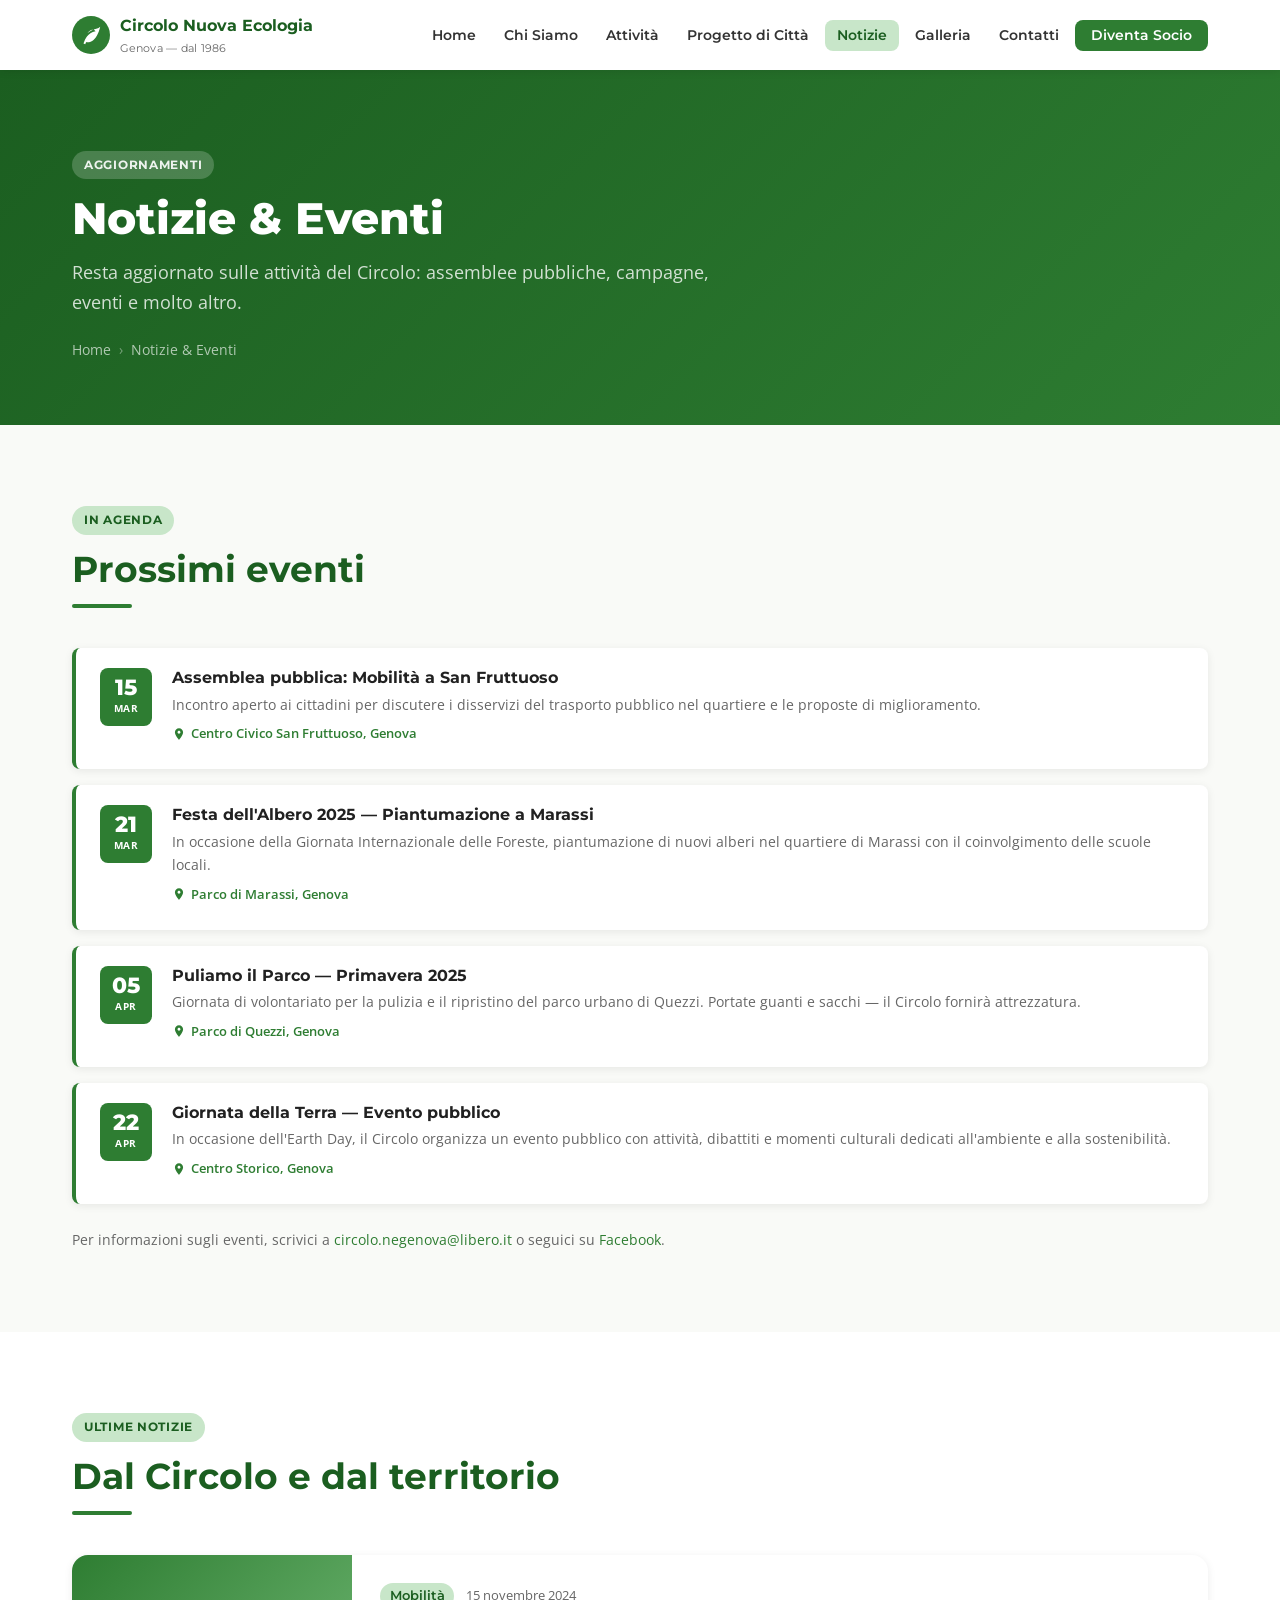
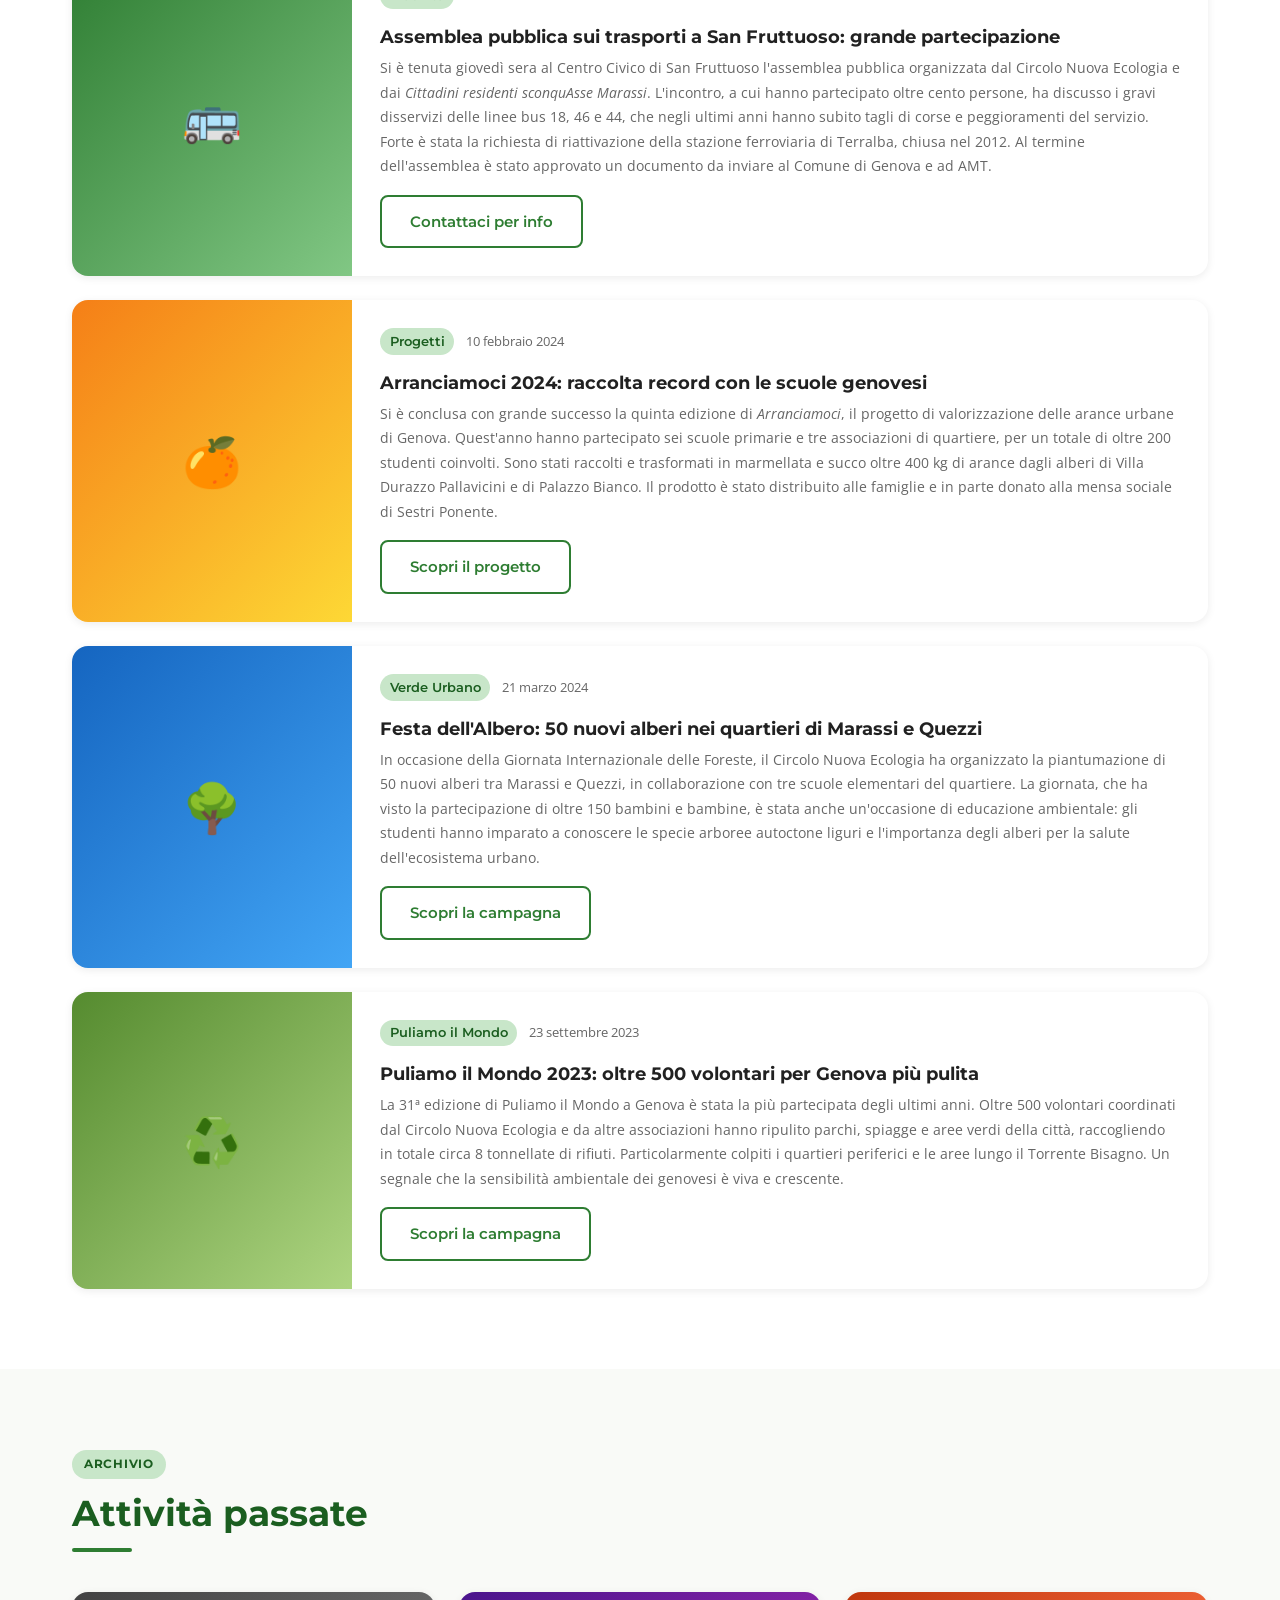
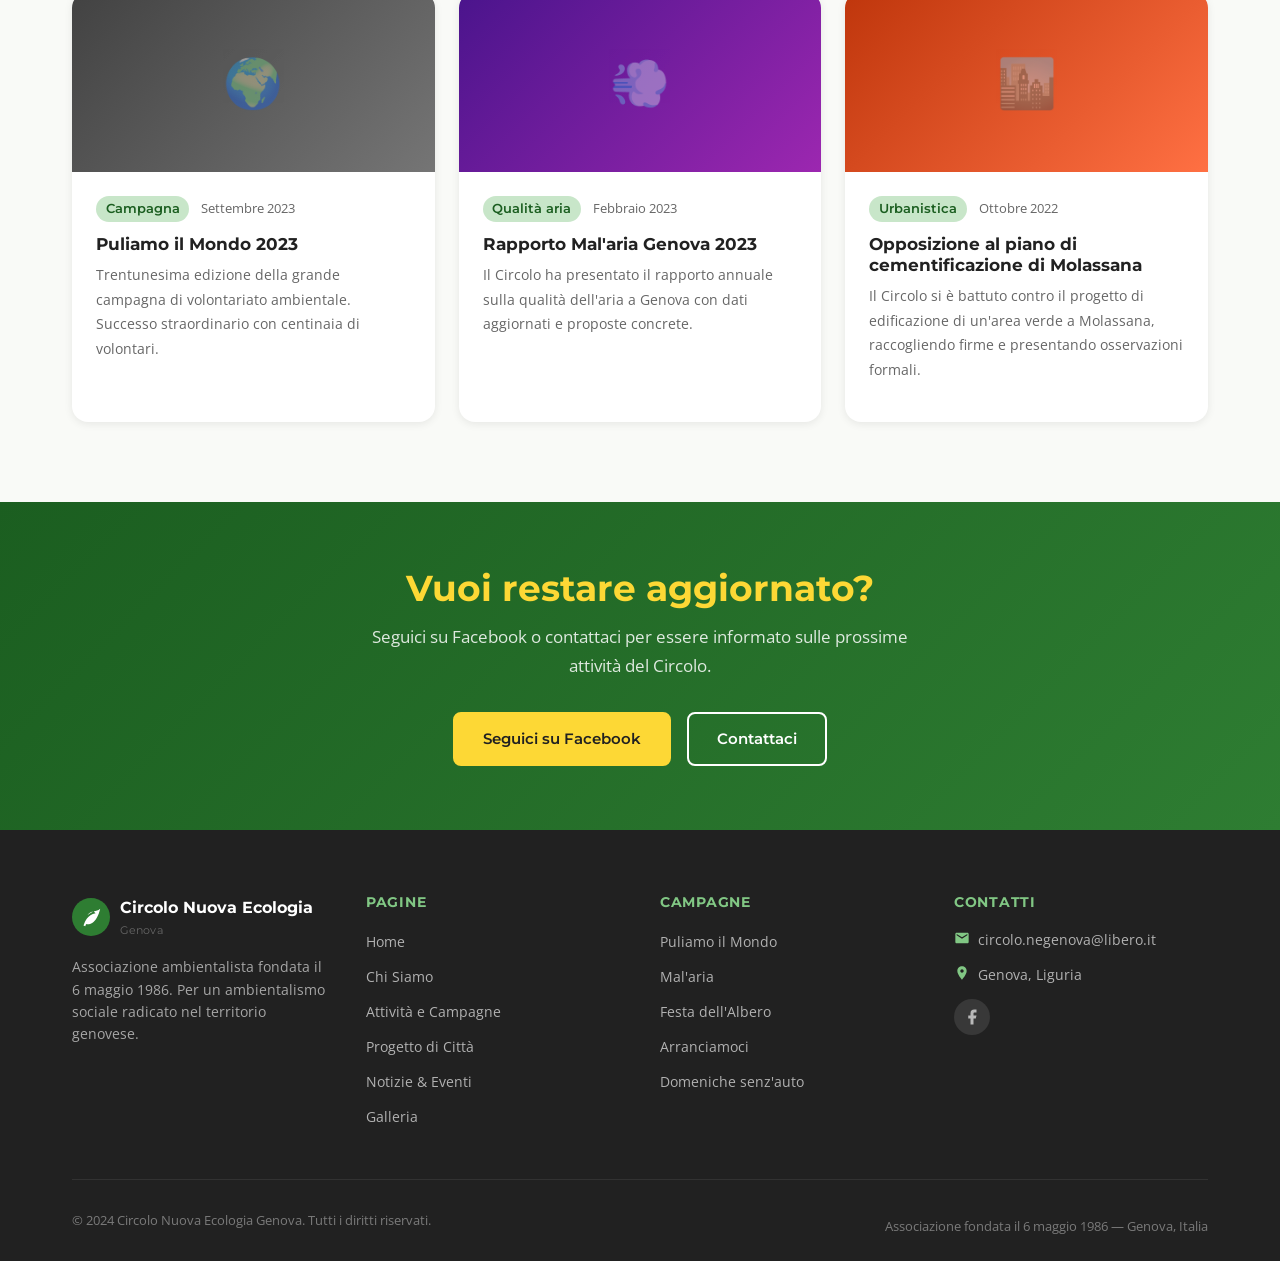
<file: notizie.html>
<!DOCTYPE html>
<html lang="it">
<head>
  <meta charset="UTF-8">
  <meta name="viewport" content="width=device-width, initial-scale=1.0">
  <meta name="description" content="Notizie, eventi e aggiornamenti del Circolo Nuova Ecologia Genova. Assemblee pubbliche, campagne ambientali e appuntamenti del circolo.">
  <meta name="keywords" content="Circolo Nuova Ecologia, notizie, eventi, Genova, assemblee, trasporti San Fruttuoso">
  <meta property="og:title" content="Notizie &amp; Eventi — Circolo Nuova Ecologia Genova">
  <meta property="og:description" content="Rimani aggiornato sulle attività, eventi e campagne del Circolo Nuova Ecologia di Genova.">
  <meta property="og:type" content="website">
  <link rel="icon" type="image/svg+xml" href="data:image/svg+xml,<svg xmlns='http://www.w3.org/2000/svg' viewBox='0 0 32 32'><circle cx='16' cy='16' r='16' fill='%232E7D32'/><path d='M16 6 C10 10 8 16 12 20 C14 22 16 22 16 22 C16 22 18 22 20 20 C24 16 22 10 16 6Z' fill='white'/><path d='M16 22 L16 28' stroke='white' stroke-width='2' stroke-linecap='round'/></svg>">
  <title>Notizie &amp; Eventi — Circolo Nuova Ecologia Genova</title>
  <link rel="preconnect" href="https://fonts.googleapis.com">
  <link rel="preconnect" href="https://fonts.gstatic.com" crossorigin>
  <link rel="stylesheet" href="css/style.css">
</head>
<body class="page-top">

<a href="#main-content" class="skip-link">Vai al contenuto principale</a>

<!-- NAVBAR -->
<nav class="navbar" role="navigation" aria-label="Navigazione principale">
  <div class="container">
    <a href="index.html" class="nav-logo" aria-label="Circolo Nuova Ecologia Genova — Home">
      <div class="nav-logo-icon" aria-hidden="true">
        <svg viewBox="0 0 24 24"><path d="M17 8C8 10 5.9 16.17 3.82 21.34L5.71 22l1-2.3A4.49 4.49 0 008 20C19 20 22 3 22 3c-1 2-8 2-14 7 1.83-2.5 4.17-4 7-4z"/></svg>
      </div>
      <div class="nav-logo-text">Circolo Nuova Ecologia<span>Genova — dal 1986</span></div>
    </a>
    <button class="hamburger" id="hamburger" aria-label="Apri menu" aria-expanded="false" aria-controls="nav-menu">
      <span></span><span></span><span></span>
    </button>
    <ul class="nav-menu" id="nav-menu" role="list">
      <li><a href="index.html"             class="nav-link" data-page="index.html">Home</a></li>
      <li><a href="chi-siamo.html"         class="nav-link" data-page="chi-siamo.html">Chi Siamo</a></li>
      <li><a href="attivita.html"          class="nav-link" data-page="attivita.html">Attività</a></li>
      <li><a href="progetto-di-citta.html" class="nav-link" data-page="progetto-di-citta.html">Progetto di Città</a></li>
      <li><a href="notizie.html"           class="nav-link" data-page="notizie.html">Notizie</a></li>
      <li><a href="galleria.html"          class="nav-link" data-page="galleria.html">Galleria</a></li>
      <li><a href="contatti.html"          class="nav-link" data-page="contatti.html">Contatti</a></li>
      <li><a href="diventa-socio.html"     class="nav-link nav-cta" data-page="diventa-socio.html">Diventa Socio</a></li>
    </ul>
  </div>
</nav>

<!-- PAGE HERO -->
<header class="page-hero" id="main-content">
  <div class="container">
    <div class="tag">Aggiornamenti</div>
    <h1>Notizie &amp; Eventi</h1>
    <p>Resta aggiornato sulle attività del Circolo: assemblee pubbliche, campagne, eventi e molto altro.</p>
    <nav class="breadcrumb" aria-label="Percorso di navigazione">
      <a href="index.html">Home</a>
      <span class="sep" aria-hidden="true">›</span>
      <span aria-current="page">Notizie &amp; Eventi</span>
    </nav>
  </div>
</header>

<main>

  <!-- PROSSIMI EVENTI -->
  <section class="section section-alt" aria-labelledby="eventi-heading">
    <div class="container">
      <div class="section-header">
        <div class="tag">In agenda</div>
        <h2 class="section-title" id="eventi-heading">Prossimi eventi</h2>
        <div class="divider"></div>
      </div>

      <div class="events-list">

        <div class="event-item">
          <div class="event-date-badge">
            <span class="day">15</span>
            <span class="month">MAR</span>
          </div>
          <div class="event-info">
            <h4>Assemblea pubblica: Mobilità a San Fruttuoso</h4>
            <p>Incontro aperto ai cittadini per discutere i disservizi del trasporto pubblico nel quartiere e le proposte di miglioramento.</p>
            <span class="location">
              <svg viewBox="0 0 24 24"><path d="M12 2C8.13 2 5 5.13 5 9c0 5.25 7 13 7 13s7-7.75 7-13c0-3.87-3.13-7-7-7zm0 9.5c-1.38 0-2.5-1.12-2.5-2.5S10.62 6.5 12 6.5s2.5 1.12 2.5 2.5S13.38 11.5 12 11.5z"/></svg>
              Centro Civico San Fruttuoso, Genova
            </span>
          </div>
        </div>

        <div class="event-item">
          <div class="event-date-badge">
            <span class="day">21</span>
            <span class="month">MAR</span>
          </div>
          <div class="event-info">
            <h4>Festa dell'Albero 2025 — Piantumazione a Marassi</h4>
            <p>In occasione della Giornata Internazionale delle Foreste, piantumazione di nuovi alberi nel quartiere di Marassi con il coinvolgimento delle scuole locali.</p>
            <span class="location">
              <svg viewBox="0 0 24 24"><path d="M12 2C8.13 2 5 5.13 5 9c0 5.25 7 13 7 13s7-7.75 7-13c0-3.87-3.13-7-7-7zm0 9.5c-1.38 0-2.5-1.12-2.5-2.5S10.62 6.5 12 6.5s2.5 1.12 2.5 2.5S13.38 11.5 12 11.5z"/></svg>
              Parco di Marassi, Genova
            </span>
          </div>
        </div>

        <div class="event-item">
          <div class="event-date-badge">
            <span class="day">05</span>
            <span class="month">APR</span>
          </div>
          <div class="event-info">
            <h4>Puliamo il Parco — Primavera 2025</h4>
            <p>Giornata di volontariato per la pulizia e il ripristino del parco urbano di Quezzi. Portate guanti e sacchi — il Circolo fornirà attrezzatura.</p>
            <span class="location">
              <svg viewBox="0 0 24 24"><path d="M12 2C8.13 2 5 5.13 5 9c0 5.25 7 13 7 13s7-7.75 7-13c0-3.87-3.13-7-7-7zm0 9.5c-1.38 0-2.5-1.12-2.5-2.5S10.62 6.5 12 6.5s2.5 1.12 2.5 2.5S13.38 11.5 12 11.5z"/></svg>
              Parco di Quezzi, Genova
            </span>
          </div>
        </div>

        <div class="event-item">
          <div class="event-date-badge">
            <span class="day">22</span>
            <span class="month">APR</span>
          </div>
          <div class="event-info">
            <h4>Giornata della Terra — Evento pubblico</h4>
            <p>In occasione dell'Earth Day, il Circolo organizza un evento pubblico con attività, dibattiti e momenti culturali dedicati all'ambiente e alla sostenibilità.</p>
            <span class="location">
              <svg viewBox="0 0 24 24"><path d="M12 2C8.13 2 5 5.13 5 9c0 5.25 7 13 7 13s7-7.75 7-13c0-3.87-3.13-7-7-7zm0 9.5c-1.38 0-2.5-1.12-2.5-2.5S10.62 6.5 12 6.5s2.5 1.12 2.5 2.5S13.38 11.5 12 11.5z"/></svg>
              Centro Storico, Genova
            </span>
          </div>
        </div>

      </div>

      <p style="margin-top:1.5rem; font-size:.9rem; color:var(--color-text-light);">
        Per informazioni sugli eventi, scrivici a <a href="mailto:circolo.negenova@libero.it">circolo.negenova@libero.it</a> o seguici su <a href="https://www.facebook.com/groups/739436712775646/" target="_blank" rel="noopener noreferrer">Facebook</a>.
      </p>
    </div>
  </section>

  <!-- ARTICOLI DI NOTIZIE -->
  <section class="section" aria-labelledby="notizie-heading">
    <div class="container">
      <div class="section-header">
        <div class="tag">Ultime notizie</div>
        <h2 class="section-title" id="notizie-heading">Dal Circolo e dal territorio</h2>
        <div class="divider"></div>
      </div>

      <div class="article-list">

        <article class="article-card" aria-labelledby="art1-heading">
          <div class="article-img" style="background:linear-gradient(135deg,var(--color-primary),var(--color-accent));" aria-hidden="true">🚌</div>
          <div class="article-body">
            <div class="news-card-meta">
              <span class="category">Mobilità</span>
              <time datetime="2024-11-15">15 novembre 2024</time>
            </div>
            <h3 id="art1-heading">Assemblea pubblica sui trasporti a San Fruttuoso: grande partecipazione</h3>
            <p>Si è tenuta giovedì sera al Centro Civico di San Fruttuoso l'assemblea pubblica organizzata dal Circolo Nuova Ecologia e dai <em>Cittadini residenti sconquAsse Marassi</em>. L'incontro, a cui hanno partecipato oltre cento persone, ha discusso i gravi disservizi delle linee bus 18, 46 e 44, che negli ultimi anni hanno subito tagli di corse e peggioramenti del servizio. Forte è stata la richiesta di riattivazione della stazione ferroviaria di Terralba, chiusa nel 2012. Al termine dell'assemblea è stato approvato un documento da inviare al Comune di Genova e ad AMT.</p>
            <a href="contatti.html" class="btn btn-outline" style="margin-top:auto; align-self:flex-start;">Contattaci per info</a>
          </div>
        </article>

        <article class="article-card" aria-labelledby="art2-heading">
          <div class="article-img" style="background:linear-gradient(135deg,#F57F17,#FDD835);" aria-hidden="true">🍊</div>
          <div class="article-body">
            <div class="news-card-meta">
              <span class="category">Progetti</span>
              <time datetime="2024-02-10">10 febbraio 2024</time>
            </div>
            <h3 id="art2-heading">Arranciamoci 2024: raccolta record con le scuole genovesi</h3>
            <p>Si è conclusa con grande successo la quinta edizione di <em>Arranciamoci</em>, il progetto di valorizzazione delle arance urbane di Genova. Quest'anno hanno partecipato sei scuole primarie e tre associazioni di quartiere, per un totale di oltre 200 studenti coinvolti. Sono stati raccolti e trasformati in marmellata e succo oltre 400 kg di arance dagli alberi di Villa Durazzo Pallavicini e di Palazzo Bianco. Il prodotto è stato distribuito alle famiglie e in parte donato alla mensa sociale di Sestri Ponente.</p>
            <a href="attivita.html#arranciamoci" class="btn btn-outline" style="margin-top:auto; align-self:flex-start;">Scopri il progetto</a>
          </div>
        </article>

        <article class="article-card" aria-labelledby="art3-heading">
          <div class="article-img" style="background:linear-gradient(135deg,#1565C0,#42A5F5);" aria-hidden="true">🌳</div>
          <div class="article-body">
            <div class="news-card-meta">
              <span class="category">Verde Urbano</span>
              <time datetime="2024-03-21">21 marzo 2024</time>
            </div>
            <h3 id="art3-heading">Festa dell'Albero: 50 nuovi alberi nei quartieri di Marassi e Quezzi</h3>
            <p>In occasione della Giornata Internazionale delle Foreste, il Circolo Nuova Ecologia ha organizzato la piantumazione di 50 nuovi alberi tra Marassi e Quezzi, in collaborazione con tre scuole elementari del quartiere. La giornata, che ha visto la partecipazione di oltre 150 bambini e bambine, è stata anche un'occasione di educazione ambientale: gli studenti hanno imparato a conoscere le specie arboree autoctone liguri e l'importanza degli alberi per la salute dell'ecosistema urbano.</p>
            <a href="attivita.html#albero" class="btn btn-outline" style="margin-top:auto; align-self:flex-start;">Scopri la campagna</a>
          </div>
        </article>

        <article class="article-card" aria-labelledby="art4-heading">
          <div class="article-img" style="background:linear-gradient(135deg,#558B2F,#AED581);" aria-hidden="true">♻️</div>
          <div class="article-body">
            <div class="news-card-meta">
              <span class="category">Puliamo il Mondo</span>
              <time datetime="2023-09-23">23 settembre 2023</time>
            </div>
            <h3 id="art4-heading">Puliamo il Mondo 2023: oltre 500 volontari per Genova più pulita</h3>
            <p>La 31ª edizione di Puliamo il Mondo a Genova è stata la più partecipata degli ultimi anni. Oltre 500 volontari coordinati dal Circolo Nuova Ecologia e da altre associazioni hanno ripulito parchi, spiagge e aree verdi della città, raccogliendo in totale circa 8 tonnellate di rifiuti. Particolarmente colpiti i quartieri periferici e le aree lungo il Torrente Bisagno. Un segnale che la sensibilità ambientale dei genovesi è viva e crescente.</p>
            <a href="attivita.html#puliamo" class="btn btn-outline" style="margin-top:auto; align-self:flex-start;">Scopri la campagna</a>
          </div>
        </article>

      </div>
    </div>
  </section>

  <!-- ARCHIVIO -->
  <section class="section section-alt" aria-labelledby="archivio-heading">
    <div class="container">
      <div class="section-header">
        <div class="tag">Archivio</div>
        <h2 class="section-title" id="archivio-heading">Attività passate</h2>
        <div class="divider"></div>
      </div>

      <div class="news-grid">
        <div class="news-card">
          <div class="news-card-img" style="background:linear-gradient(135deg,#424242,#757575);">
            <span class="news-card-img-placeholder" aria-hidden="true">🌍</span>
          </div>
          <div class="news-card-body">
            <div class="news-card-meta">
              <span class="category">Campagna</span>
              <time datetime="2023-09">Settembre 2023</time>
            </div>
            <h3>Puliamo il Mondo 2023</h3>
            <p>Trentunesima edizione della grande campagna di volontariato ambientale. Successo straordinario con centinaia di volontari.</p>
          </div>
        </div>

        <div class="news-card">
          <div class="news-card-img" style="background:linear-gradient(135deg,#4A148C,#9C27B0);">
            <span class="news-card-img-placeholder" aria-hidden="true">💨</span>
          </div>
          <div class="news-card-body">
            <div class="news-card-meta">
              <span class="category">Qualità aria</span>
              <time datetime="2023-02">Febbraio 2023</time>
            </div>
            <h3>Rapporto Mal'aria Genova 2023</h3>
            <p>Il Circolo ha presentato il rapporto annuale sulla qualità dell'aria a Genova con dati aggiornati e proposte concrete.</p>
          </div>
        </div>

        <div class="news-card">
          <div class="news-card-img" style="background:linear-gradient(135deg,#BF360C,#FF7043);">
            <span class="news-card-img-placeholder" aria-hidden="true">🏙️</span>
          </div>
          <div class="news-card-body">
            <div class="news-card-meta">
              <span class="category">Urbanistica</span>
              <time datetime="2022-10">Ottobre 2022</time>
            </div>
            <h3>Opposizione al piano di cementificazione di Molassana</h3>
            <p>Il Circolo si è battuto contro il progetto di edificazione di un'area verde a Molassana, raccogliendo firme e presentando osservazioni formali.</p>
          </div>
        </div>
      </div>
    </div>
  </section>

</main>

<!-- CTA -->
<section class="cta-banner">
  <div class="container">
    <h2>Vuoi restare aggiornato?</h2>
    <p>Seguici su Facebook o contattaci per essere informato sulle prossime attività del Circolo.</p>
    <div class="btn-actions">
      <a href="https://www.facebook.com/groups/739436712775646/" target="_blank" rel="noopener noreferrer" class="btn btn-yellow">Seguici su Facebook</a>
      <a href="contatti.html" class="btn btn-secondary">Contattaci</a>
    </div>
  </div>
</section>

<!-- FOOTER -->
<footer class="footer" aria-label="Piè di pagina">
  <div class="container">
    <div class="footer-grid">
      <div class="footer-brand">
        <a href="index.html" class="nav-logo">
          <div class="nav-logo-icon" aria-hidden="true"><svg viewBox="0 0 24 24"><path d="M17 8C8 10 5.9 16.17 3.82 21.34L5.71 22l1-2.3A4.49 4.49 0 008 20C19 20 22 3 22 3c-1 2-8 2-14 7 1.83-2.5 4.17-4 7-4z"/></svg></div>
          <div class="nav-logo-text">Circolo Nuova Ecologia<span>Genova</span></div>
        </a>
        <p>Associazione ambientalista fondata il 6 maggio 1986. Per un ambientalismo sociale radicato nel territorio genovese.</p>
      </div>
      <div class="footer-col">
        <h4>Pagine</h4>
        <ul>
          <li><a href="index.html">Home</a></li>
          <li><a href="chi-siamo.html">Chi Siamo</a></li>
          <li><a href="attivita.html">Attività e Campagne</a></li>
          <li><a href="progetto-di-citta.html">Progetto di Città</a></li>
          <li><a href="notizie.html">Notizie &amp; Eventi</a></li>
          <li><a href="galleria.html">Galleria</a></li>
        </ul>
      </div>
      <div class="footer-col">
        <h4>Campagne</h4>
        <ul>
          <li><a href="attivita.html#puliamo">Puliamo il Mondo</a></li>
          <li><a href="attivita.html#malaria">Mal'aria</a></li>
          <li><a href="attivita.html#albero">Festa dell'Albero</a></li>
          <li><a href="attivita.html#arranciamoci">Arranciamoci</a></li>
          <li><a href="attivita.html#domeniche">Domeniche senz'auto</a></li>
        </ul>
      </div>
      <div class="footer-col footer-contact">
        <h4>Contatti</h4>
        <p><svg viewBox="0 0 24 24" aria-hidden="true"><path d="M20 4H4c-1.1 0-2 .9-2 2v12c0 1.1.9 2 2 2h16c1.1 0 2-.9 2-2V6c0-1.1-.9-2-2-2zm0 4l-8 5-8-5V6l8 5 8-5v2z"/></svg><a href="mailto:circolo.negenova@libero.it">circolo.negenova@libero.it</a></p>
        <p><svg viewBox="0 0 24 24" aria-hidden="true"><path d="M12 2C8.13 2 5 5.13 5 9c0 5.25 7 13 7 13s7-7.75 7-13c0-3.87-3.13-7-7-7zm0 9.5c-1.38 0-2.5-1.12-2.5-2.5S10.62 6.5 12 6.5s2.5 1.12 2.5 2.5S13.38 11.5 12 11.5z"/></svg>Genova, Liguria</p>
        <div class="social-links">
          <a href="https://www.facebook.com/groups/739436712775646/" target="_blank" rel="noopener noreferrer" class="social-link" aria-label="Facebook">
            <svg viewBox="0 0 24 24"><path d="M18 2h-3a5 5 0 00-5 5v3H7v4h3v8h4v-8h3l1-4h-4V7a1 1 0 011-1h3z"/></svg>
          </a>
        </div>
      </div>
    </div>
    <div class="footer-bottom">
      <p>&copy; 2024 Circolo Nuova Ecologia Genova. Tutti i diritti riservati.</p>
      <p>Associazione fondata il 6 maggio 1986 &mdash; Genova, Italia</p>
    </div>
  </div>
</footer>

<button class="back-to-top" id="back-to-top" aria-label="Torna in cima alla pagina">
  <svg viewBox="0 0 24 24"><path d="M7.41 15.41L12 10.83l4.59 4.58L18 14l-6-6-6 6z"/></svg>
</button>

<script src="js/main.js"></script>
</body>
</html>
</file>
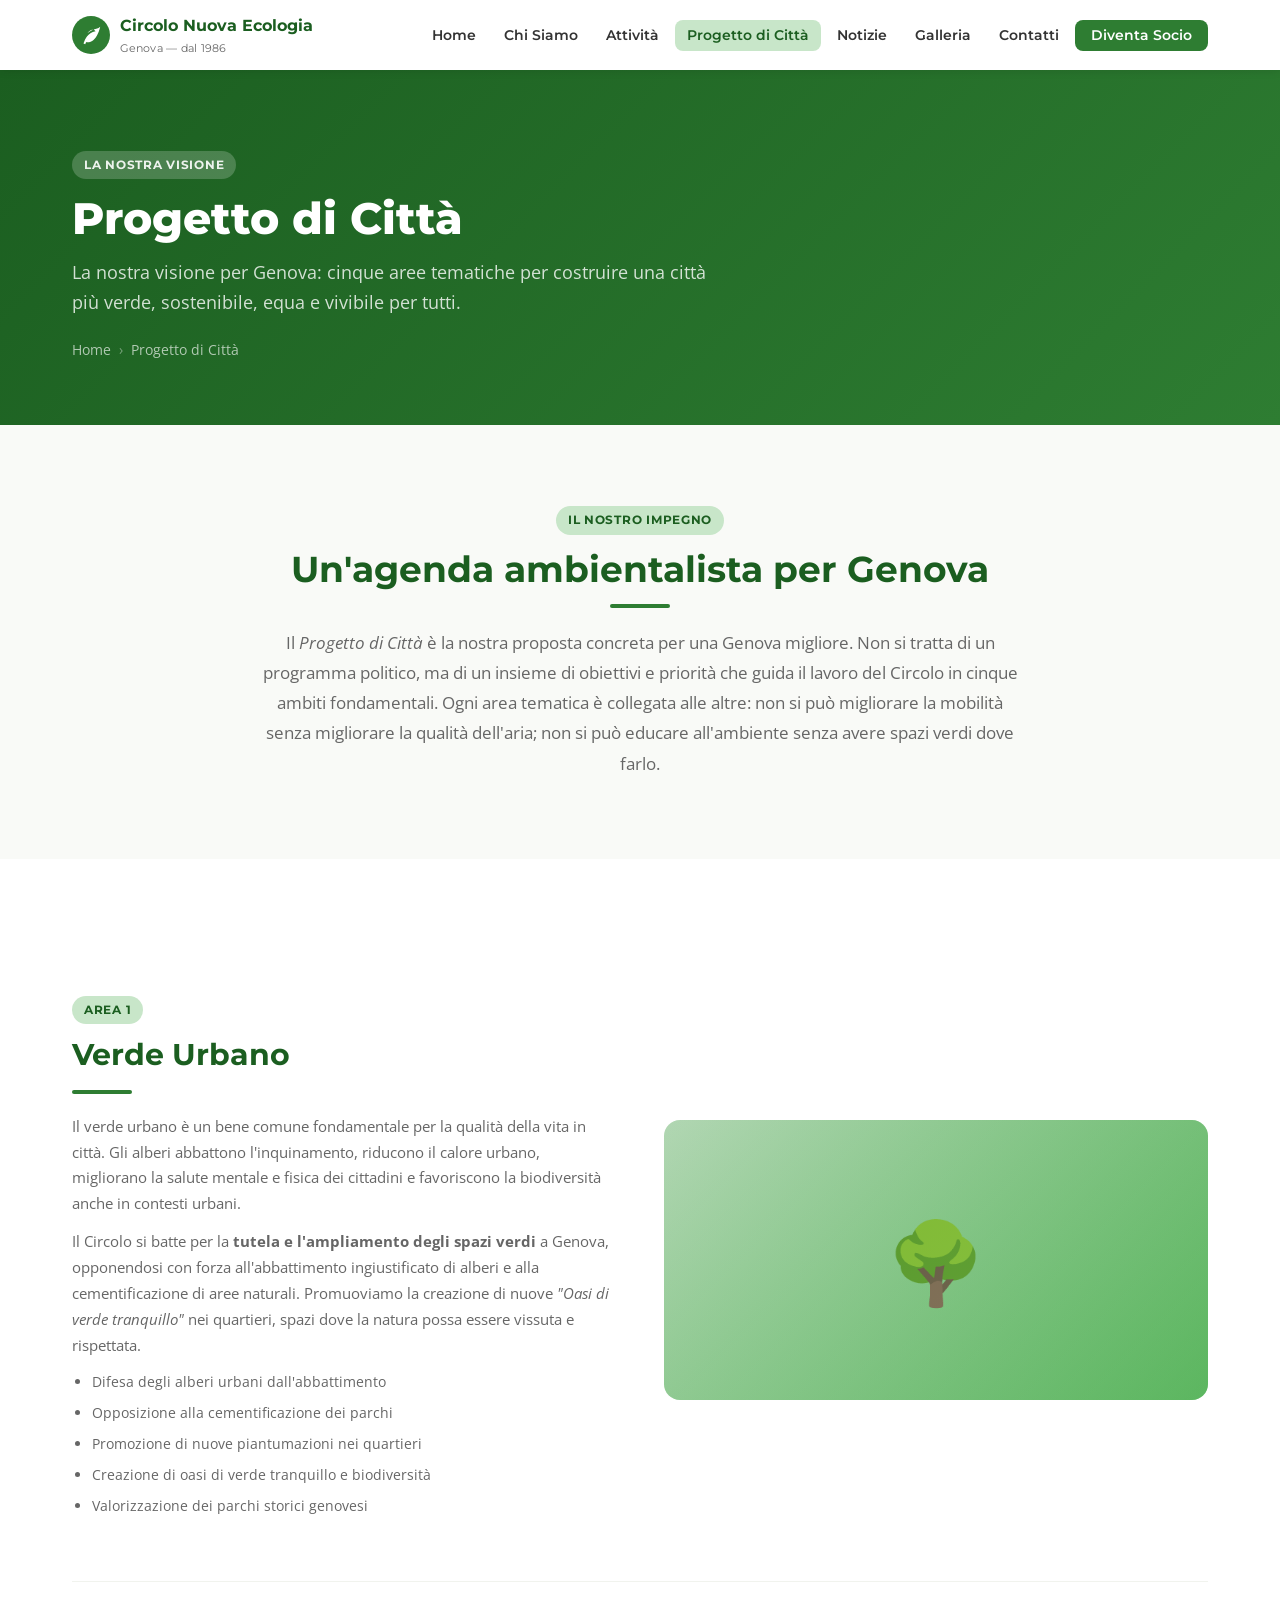
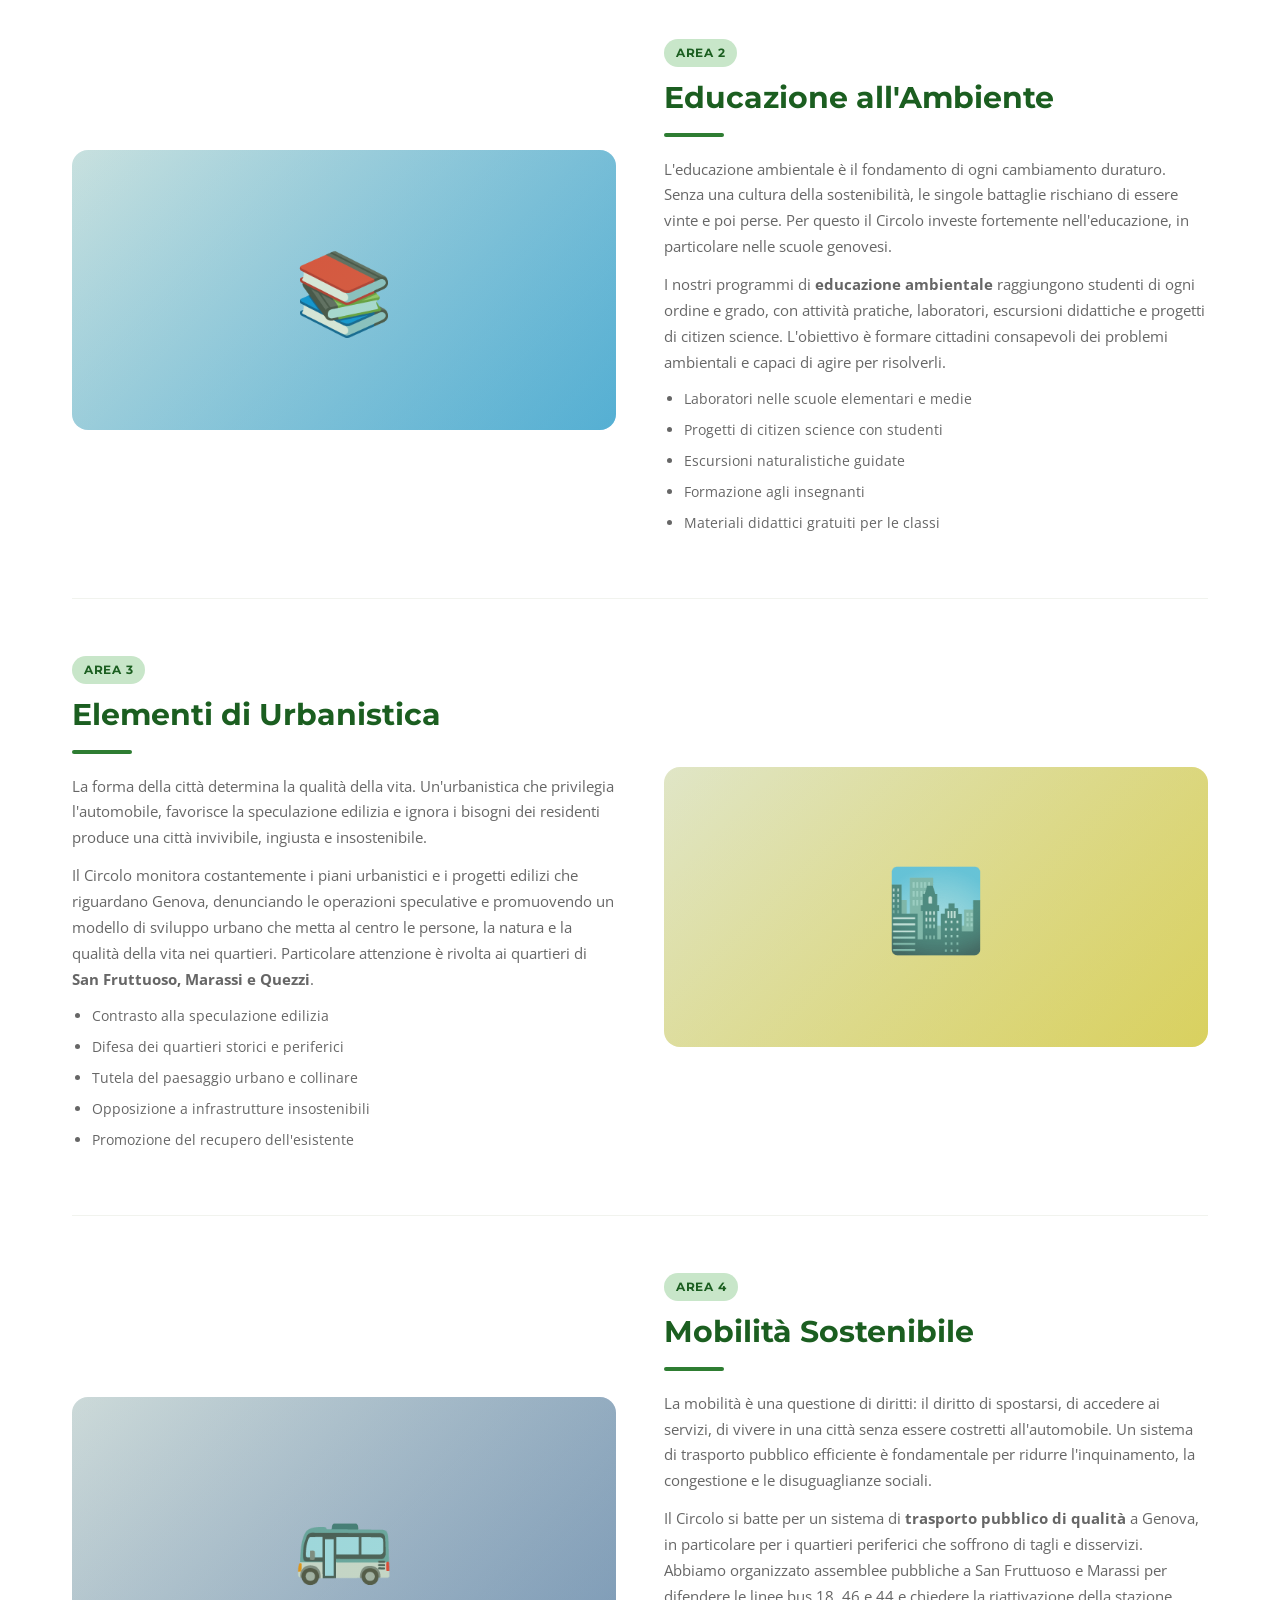
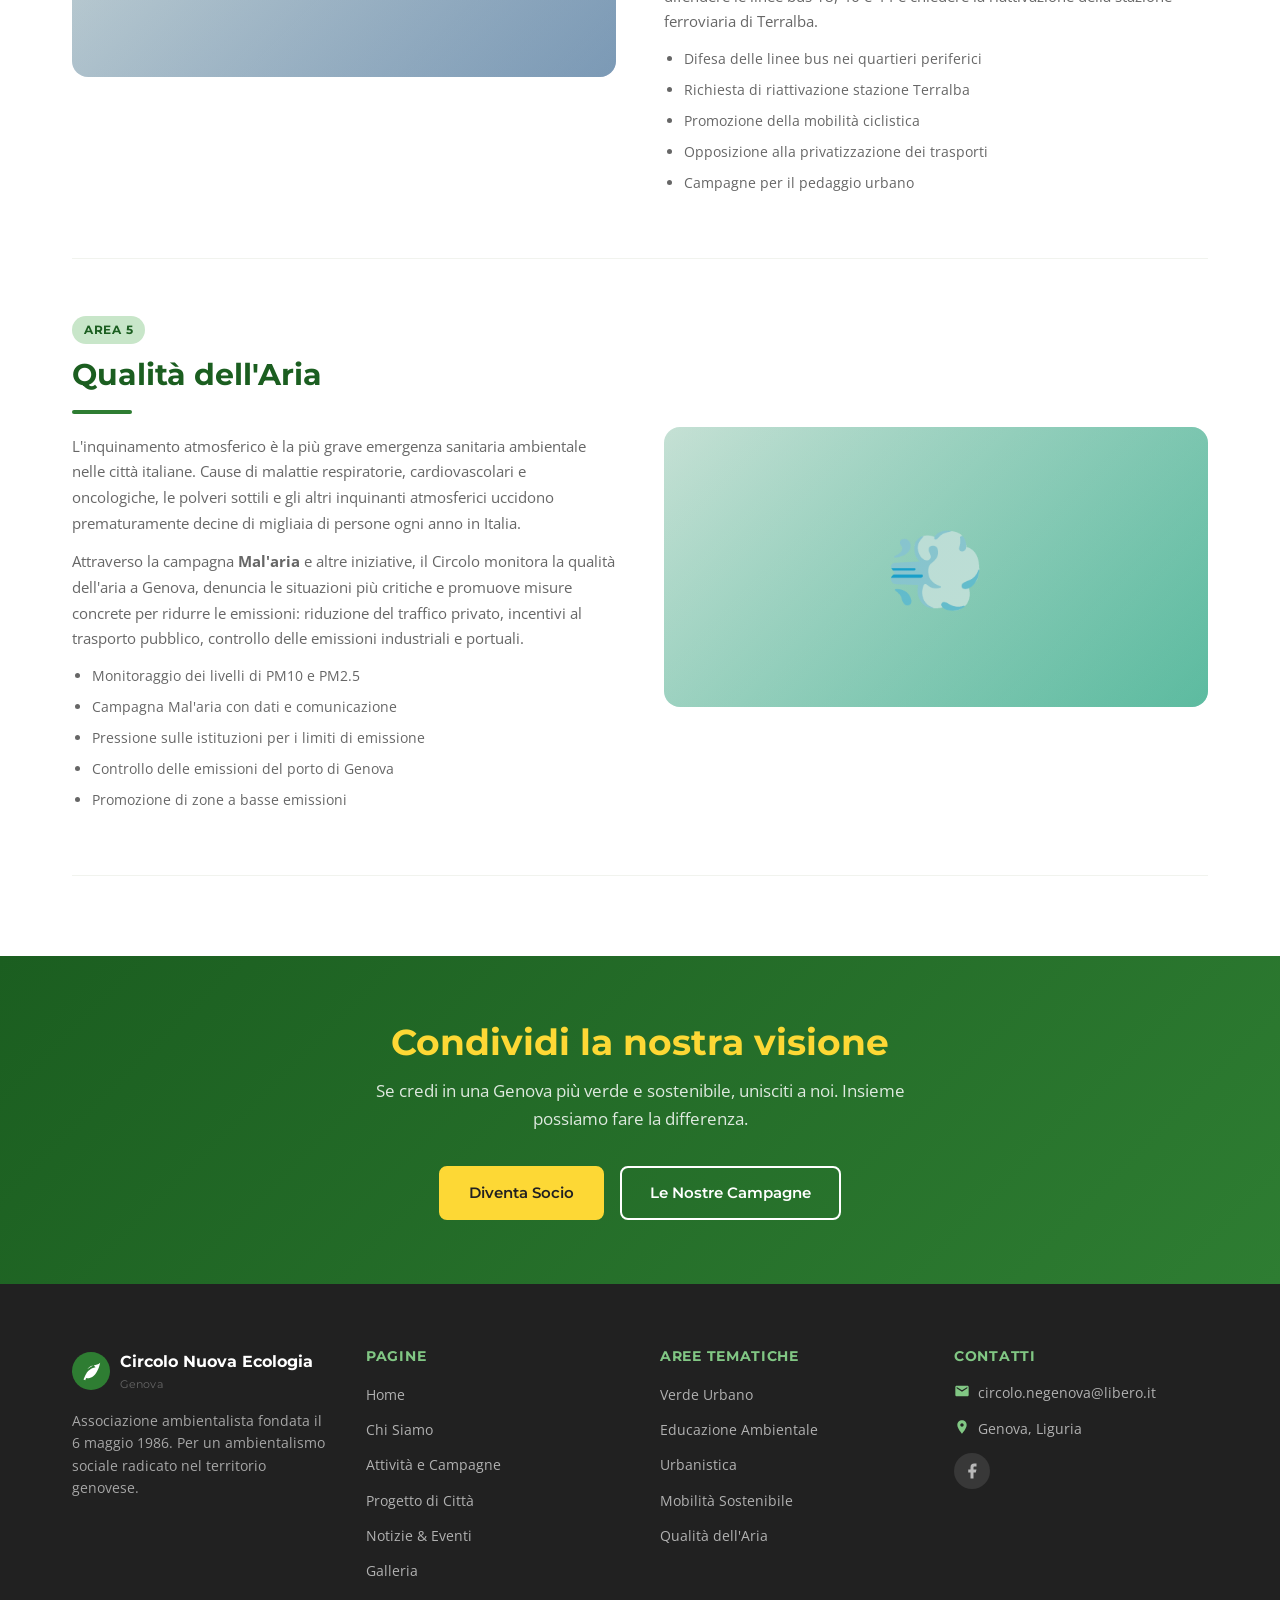
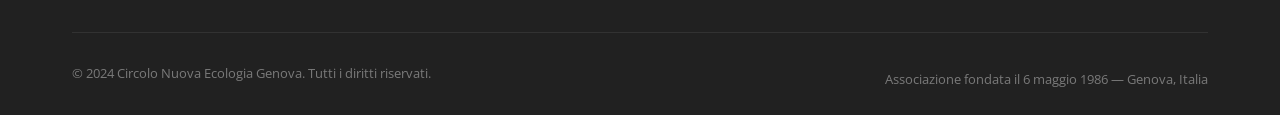
<file: progetto-di-citta.html>
<!DOCTYPE html>
<html lang="it">
<head>
  <meta charset="UTF-8">
  <meta name="viewport" content="width=device-width, initial-scale=1.0">
  <meta name="description" content="Il Progetto di Città del Circolo Nuova Ecologia Genova: verde urbano, educazione ambientale, urbanistica, mobilità sostenibile, qualità dell'aria.">
  <meta name="keywords" content="verde urbano Genova, mobilità sostenibile, educazione ambientale, qualità aria, urbanistica Genova">
  <meta property="og:title" content="Progetto di Città — Circolo Nuova Ecologia Genova">
  <meta property="og:description" content="Le cinque aree di impegno del Circolo Nuova Ecologia per una Genova più verde e sostenibile.">
  <meta property="og:type" content="website">
  <link rel="icon" type="image/svg+xml" href="data:image/svg+xml,<svg xmlns='http://www.w3.org/2000/svg' viewBox='0 0 32 32'><circle cx='16' cy='16' r='16' fill='%232E7D32'/><path d='M16 6 C10 10 8 16 12 20 C14 22 16 22 16 22 C16 22 18 22 20 20 C24 16 22 10 16 6Z' fill='white'/><path d='M16 22 L16 28' stroke='white' stroke-width='2' stroke-linecap='round'/></svg>">
  <title>Progetto di Città — Circolo Nuova Ecologia Genova</title>
  <link rel="preconnect" href="https://fonts.googleapis.com">
  <link rel="preconnect" href="https://fonts.gstatic.com" crossorigin>
  <link rel="stylesheet" href="css/style.css">
</head>
<body class="page-top">

<a href="#main-content" class="skip-link">Vai al contenuto principale</a>

<!-- NAVBAR -->
<nav class="navbar" role="navigation" aria-label="Navigazione principale">
  <div class="container">
    <a href="index.html" class="nav-logo" aria-label="Circolo Nuova Ecologia Genova — Home">
      <div class="nav-logo-icon" aria-hidden="true">
        <svg viewBox="0 0 24 24"><path d="M17 8C8 10 5.9 16.17 3.82 21.34L5.71 22l1-2.3A4.49 4.49 0 008 20C19 20 22 3 22 3c-1 2-8 2-14 7 1.83-2.5 4.17-4 7-4z"/></svg>
      </div>
      <div class="nav-logo-text">Circolo Nuova Ecologia<span>Genova — dal 1986</span></div>
    </a>
    <button class="hamburger" id="hamburger" aria-label="Apri menu" aria-expanded="false" aria-controls="nav-menu">
      <span></span><span></span><span></span>
    </button>
    <ul class="nav-menu" id="nav-menu" role="list">
      <li><a href="index.html"             class="nav-link" data-page="index.html">Home</a></li>
      <li><a href="chi-siamo.html"         class="nav-link" data-page="chi-siamo.html">Chi Siamo</a></li>
      <li><a href="attivita.html"          class="nav-link" data-page="attivita.html">Attività</a></li>
      <li><a href="progetto-di-citta.html" class="nav-link" data-page="progetto-di-citta.html">Progetto di Città</a></li>
      <li><a href="notizie.html"           class="nav-link" data-page="notizie.html">Notizie</a></li>
      <li><a href="galleria.html"          class="nav-link" data-page="galleria.html">Galleria</a></li>
      <li><a href="contatti.html"          class="nav-link" data-page="contatti.html">Contatti</a></li>
      <li><a href="diventa-socio.html"     class="nav-link nav-cta" data-page="diventa-socio.html">Diventa Socio</a></li>
    </ul>
  </div>
</nav>

<!-- PAGE HERO -->
<header class="page-hero" id="main-content">
  <div class="container">
    <div class="tag">La nostra visione</div>
    <h1>Progetto di Città</h1>
    <p>La nostra visione per Genova: cinque aree tematiche per costruire una città più verde, sostenibile, equa e vivibile per tutti.</p>
    <nav class="breadcrumb" aria-label="Percorso di navigazione">
      <a href="index.html">Home</a>
      <span class="sep" aria-hidden="true">›</span>
      <span aria-current="page">Progetto di Città</span>
    </nav>
  </div>
</header>

<main>

  <!-- INTRO -->
  <section class="section section-alt">
    <div class="container">
      <div style="max-width:760px; margin:auto; text-align:center;">
        <div class="tag">Il nostro impegno</div>
        <h2 class="section-title">Un'agenda ambientalista per Genova</h2>
        <div class="divider centered"></div>
        <p style="font-size:1.05rem; line-height:1.8; color:var(--color-text-light);">
          Il <em>Progetto di Città</em> è la nostra proposta concreta per una Genova migliore. Non si tratta di un programma politico, ma di un insieme di obiettivi e priorità che guida il lavoro del Circolo in cinque ambiti fondamentali. Ogni area tematica è collegata alle altre: non si può migliorare la mobilità senza migliorare la qualità dell'aria; non si può educare all'ambiente senza avere spazi verdi dove farlo.
        </p>
      </div>
    </div>
  </section>

  <div class="section">
    <div class="container">

      <!-- VERDE URBANO -->
      <div class="progetto-section" id="verde-urbano">
        <div class="progetto-text">
          <div class="tag">Area 1</div>
          <h2>Verde Urbano</h2>
          <div class="divider"></div>
          <p>Il verde urbano è un bene comune fondamentale per la qualità della vita in città. Gli alberi abbattono l'inquinamento, riducono il calore urbano, migliorano la salute mentale e fisica dei cittadini e favoriscono la biodiversità anche in contesti urbani.</p>
          <p>Il Circolo si batte per la <strong>tutela e l'ampliamento degli spazi verdi</strong> a Genova, opponendosi con forza all'abbattimento ingiustificato di alberi e alla cementificazione di aree naturali. Promuoviamo la creazione di nuove <em>"Oasi di verde tranquillo"</em> nei quartieri, spazi dove la natura possa essere vissuta e rispettata.</p>
          <ul>
            <li>Difesa degli alberi urbani dall'abbattimento</li>
            <li>Opposizione alla cementificazione dei parchi</li>
            <li>Promozione di nuove piantumazioni nei quartieri</li>
            <li>Creazione di oasi di verde tranquillo e biodiversità</li>
            <li>Valorizzazione dei parchi storici genovesi</li>
          </ul>
        </div>
        <div class="progetto-visual" aria-hidden="true" style="background:linear-gradient(135deg,#C8E6C9,#4CAF50);">
          🌳
        </div>
      </div>

      <!-- EDUCAZIONE -->
      <div class="progetto-section reversed" id="educazione">
        <div class="progetto-visual" aria-hidden="true" style="background:linear-gradient(135deg,#E3F2FD,#42A5F5);">
          📚
        </div>
        <div class="progetto-text">
          <div class="tag">Area 2</div>
          <h2>Educazione all'Ambiente</h2>
          <div class="divider"></div>
          <p>L'educazione ambientale è il fondamento di ogni cambiamento duraturo. Senza una cultura della sostenibilità, le singole battaglie rischiano di essere vinte e poi perse. Per questo il Circolo investe fortemente nell'educazione, in particolare nelle scuole genovesi.</p>
          <p>I nostri programmi di <strong>educazione ambientale</strong> raggiungono studenti di ogni ordine e grado, con attività pratiche, laboratori, escursioni didattiche e progetti di citizen science. L'obiettivo è formare cittadini consapevoli dei problemi ambientali e capaci di agire per risolverli.</p>
          <ul>
            <li>Laboratori nelle scuole elementari e medie</li>
            <li>Progetti di citizen science con studenti</li>
            <li>Escursioni naturalistiche guidate</li>
            <li>Formazione agli insegnanti</li>
            <li>Materiali didattici gratuiti per le classi</li>
          </ul>
        </div>
      </div>

      <!-- URBANISTICA -->
      <div class="progetto-section" id="urbanistica">
        <div class="progetto-text">
          <div class="tag">Area 3</div>
          <h2>Elementi di Urbanistica</h2>
          <div class="divider"></div>
          <p>La forma della città determina la qualità della vita. Un'urbanistica che privilegia l'automobile, favorisce la speculazione edilizia e ignora i bisogni dei residenti produce una città invivibile, ingiusta e insostenibile.</p>
          <p>Il Circolo monitora costantemente i piani urbanistici e i progetti edilizi che riguardano Genova, denunciando le operazioni speculative e promuovendo un modello di sviluppo urbano che metta al centro le persone, la natura e la qualità della vita nei quartieri. Particolare attenzione è rivolta ai quartieri di <strong>San Fruttuoso, Marassi e Quezzi</strong>.</p>
          <ul>
            <li>Contrasto alla speculazione edilizia</li>
            <li>Difesa dei quartieri storici e periferici</li>
            <li>Tutela del paesaggio urbano e collinare</li>
            <li>Opposizione a infrastrutture insostenibili</li>
            <li>Promozione del recupero dell'esistente</li>
          </ul>
        </div>
        <div class="progetto-visual" aria-hidden="true" style="background:linear-gradient(135deg,#FFF8E1,#FFD54F);">
          🏙️
        </div>
      </div>

      <!-- MOBILITÀ -->
      <div class="progetto-section reversed" id="mobilita">
        <div class="progetto-visual" aria-hidden="true" style="background:linear-gradient(135deg,#E8EAF6,#7986CB);">
          🚌
        </div>
        <div class="progetto-text">
          <div class="tag">Area 4</div>
          <h2>Mobilità Sostenibile</h2>
          <div class="divider"></div>
          <p>La mobilità è una questione di diritti: il diritto di spostarsi, di accedere ai servizi, di vivere in una città senza essere costretti all'automobile. Un sistema di trasporto pubblico efficiente è fondamentale per ridurre l'inquinamento, la congestione e le disuguaglianze sociali.</p>
          <p>Il Circolo si batte per un sistema di <strong>trasporto pubblico di qualità</strong> a Genova, in particolare per i quartieri periferici che soffrono di tagli e disservizi. Abbiamo organizzato assemblee pubbliche a San Fruttuoso e Marassi per difendere le linee bus 18, 46 e 44 e chiedere la riattivazione della stazione ferroviaria di Terralba.</p>
          <ul>
            <li>Difesa delle linee bus nei quartieri periferici</li>
            <li>Richiesta di riattivazione stazione Terralba</li>
            <li>Promozione della mobilità ciclistica</li>
            <li>Opposizione alla privatizzazione dei trasporti</li>
            <li>Campagne per il pedaggio urbano</li>
          </ul>
        </div>
      </div>

      <!-- QUALITÀ DELL'ARIA -->
      <div class="progetto-section" id="aria">
        <div class="progetto-text">
          <div class="tag">Area 5</div>
          <h2>Qualità dell'Aria</h2>
          <div class="divider"></div>
          <p>L'inquinamento atmosferico è la più grave emergenza sanitaria ambientale nelle città italiane. Cause di malattie respiratorie, cardiovascolari e oncologiche, le polveri sottili e gli altri inquinanti atmosferici uccidono prematuramente decine di migliaia di persone ogni anno in Italia.</p>
          <p>Attraverso la campagna <strong>Mal'aria</strong> e altre iniziative, il Circolo monitora la qualità dell'aria a Genova, denuncia le situazioni più critiche e promuove misure concrete per ridurre le emissioni: riduzione del traffico privato, incentivi al trasporto pubblico, controllo delle emissioni industriali e portuali.</p>
          <ul>
            <li>Monitoraggio dei livelli di PM10 e PM2.5</li>
            <li>Campagna Mal'aria con dati e comunicazione</li>
            <li>Pressione sulle istituzioni per i limiti di emissione</li>
            <li>Controllo delle emissioni del porto di Genova</li>
            <li>Promozione di zone a basse emissioni</li>
          </ul>
        </div>
        <div class="progetto-visual" aria-hidden="true" style="background:linear-gradient(135deg,#E0F2F1,#4DB6AC);">
          💨
        </div>
      </div>

    </div>
  </div>

</main>

<!-- CTA -->
<section class="cta-banner">
  <div class="container">
    <h2>Condividi la nostra visione</h2>
    <p>Se credi in una Genova più verde e sostenibile, unisciti a noi. Insieme possiamo fare la differenza.</p>
    <div class="btn-actions">
      <a href="diventa-socio.html" class="btn btn-yellow">Diventa Socio</a>
      <a href="attivita.html"      class="btn btn-secondary">Le Nostre Campagne</a>
    </div>
  </div>
</section>

<!-- FOOTER -->
<footer class="footer" aria-label="Piè di pagina">
  <div class="container">
    <div class="footer-grid">
      <div class="footer-brand">
        <a href="index.html" class="nav-logo">
          <div class="nav-logo-icon" aria-hidden="true"><svg viewBox="0 0 24 24"><path d="M17 8C8 10 5.9 16.17 3.82 21.34L5.71 22l1-2.3A4.49 4.49 0 008 20C19 20 22 3 22 3c-1 2-8 2-14 7 1.83-2.5 4.17-4 7-4z"/></svg></div>
          <div class="nav-logo-text">Circolo Nuova Ecologia<span>Genova</span></div>
        </a>
        <p>Associazione ambientalista fondata il 6 maggio 1986. Per un ambientalismo sociale radicato nel territorio genovese.</p>
      </div>
      <div class="footer-col">
        <h4>Pagine</h4>
        <ul>
          <li><a href="index.html">Home</a></li>
          <li><a href="chi-siamo.html">Chi Siamo</a></li>
          <li><a href="attivita.html">Attività e Campagne</a></li>
          <li><a href="progetto-di-citta.html">Progetto di Città</a></li>
          <li><a href="notizie.html">Notizie &amp; Eventi</a></li>
          <li><a href="galleria.html">Galleria</a></li>
        </ul>
      </div>
      <div class="footer-col">
        <h4>Aree Tematiche</h4>
        <ul>
          <li><a href="#verde-urbano">Verde Urbano</a></li>
          <li><a href="#educazione">Educazione Ambientale</a></li>
          <li><a href="#urbanistica">Urbanistica</a></li>
          <li><a href="#mobilita">Mobilità Sostenibile</a></li>
          <li><a href="#aria">Qualità dell'Aria</a></li>
        </ul>
      </div>
      <div class="footer-col footer-contact">
        <h4>Contatti</h4>
        <p><svg viewBox="0 0 24 24" aria-hidden="true"><path d="M20 4H4c-1.1 0-2 .9-2 2v12c0 1.1.9 2 2 2h16c1.1 0 2-.9 2-2V6c0-1.1-.9-2-2-2zm0 4l-8 5-8-5V6l8 5 8-5v2z"/></svg><a href="mailto:circolo.negenova@libero.it">circolo.negenova@libero.it</a></p>
        <p><svg viewBox="0 0 24 24" aria-hidden="true"><path d="M12 2C8.13 2 5 5.13 5 9c0 5.25 7 13 7 13s7-7.75 7-13c0-3.87-3.13-7-7-7zm0 9.5c-1.38 0-2.5-1.12-2.5-2.5S10.62 6.5 12 6.5s2.5 1.12 2.5 2.5S13.38 11.5 12 11.5z"/></svg>Genova, Liguria</p>
        <div class="social-links">
          <a href="https://www.facebook.com/groups/739436712775646/" target="_blank" rel="noopener noreferrer" class="social-link" aria-label="Facebook">
            <svg viewBox="0 0 24 24"><path d="M18 2h-3a5 5 0 00-5 5v3H7v4h3v8h4v-8h3l1-4h-4V7a1 1 0 011-1h3z"/></svg>
          </a>
        </div>
      </div>
    </div>
    <div class="footer-bottom">
      <p>&copy; 2024 Circolo Nuova Ecologia Genova. Tutti i diritti riservati.</p>
      <p>Associazione fondata il 6 maggio 1986 &mdash; Genova, Italia</p>
    </div>
  </div>
</footer>

<button class="back-to-top" id="back-to-top" aria-label="Torna in cima alla pagina">
  <svg viewBox="0 0 24 24"><path d="M7.41 15.41L12 10.83l4.59 4.58L18 14l-6-6-6 6z"/></svg>
</button>

<script src="js/main.js"></script>
</body>
</html>
</file>
<file: css/style.css>
/* ============================================================
   Circolo Nuova Ecologia Genova — style.css
   Mobile-first responsive design, pure CSS (no framework)
   ============================================================ */

/* -----------------------------------------------------------
   0. GOOGLE FONTS IMPORT
   ----------------------------------------------------------- */
@import url('https://fonts.googleapis.com/css2?family=Montserrat:wght@400;600;700;800&family=Open+Sans:ital,wght@0,400;0,600;1,400&display=swap');

/* -----------------------------------------------------------
   1. CSS CUSTOM PROPERTIES
   ----------------------------------------------------------- */
:root {
  /* Colors */
  --color-primary:     #2E7D32;
  --color-primary-dk:  #1B5E20;
  --color-primary-lt:  #4CAF50;
  --color-accent:      #81C784;
  --color-accent-lt:   #C8E6C9;
  --color-yellow:      #FDD835;
  --color-yellow-dk:   #F9A825;
  --color-brown:       #5D4037;
  --color-brown-lt:    #8D6E63;
  --color-white:       #FFFFFF;
  --color-off-white:   #F9FAF7;
  --color-light-gray:  #F1F3EE;
  --color-gray:        #757575;
  --color-dark:        #212121;
  --color-text:        #333333;
  --color-text-light:  #666666;

  /* Typography */
  --font-heading: 'Montserrat', sans-serif;
  --font-body:    'Open Sans', sans-serif;

  /* Sizes */
  --nav-height:   70px;
  --max-width:    1200px;
  --radius:       8px;
  --radius-lg:    16px;

  /* Shadows */
  --shadow-sm:  0 2px 8px rgba(0,0,0,.08);
  --shadow-md:  0 4px 20px rgba(0,0,0,.12);
  --shadow-lg:  0 8px 40px rgba(0,0,0,.16);

  /* Transitions */
  --transition: .25s ease;
}

/* -----------------------------------------------------------
   2. RESET & BASE
   ----------------------------------------------------------- */
*, *::before, *::after { box-sizing: border-box; margin: 0; padding: 0; }

html {
  scroll-behavior: smooth;
  font-size: 16px;
}

body {
  font-family: var(--font-body);
  color: var(--color-text);
  background: var(--color-white);
  line-height: 1.7;
  -webkit-font-smoothing: antialiased;
}

img { max-width: 100%; height: auto; display: block; }

a { color: var(--color-primary); text-decoration: none; transition: color var(--transition); }
a:hover { color: var(--color-primary-dk); }

ul, ol { list-style: none; }

h1, h2, h3, h4, h5, h6 {
  font-family: var(--font-heading);
  color: var(--color-dark);
  line-height: 1.25;
}

p + p { margin-top: .75rem; }

/* -----------------------------------------------------------
   3. UTILITIES
   ----------------------------------------------------------- */
.container {
  width: 100%;
  max-width: var(--max-width);
  margin-inline: auto;
  padding-inline: 1rem;
}

@media (min-width: 640px)  { .container { padding-inline: 1.5rem; } }
@media (min-width: 1024px) { .container { padding-inline: 2rem; } }

.section-title {
  font-size: clamp(1.5rem, 3vw, 2.25rem);
  font-weight: 700;
  color: var(--color-primary-dk);
  margin-bottom: .5rem;
}

.section-subtitle {
  font-size: 1.05rem;
  color: var(--color-text-light);
  max-width: 640px;
  margin-bottom: 2.5rem;
}

.section-header {
  margin-bottom: 2.5rem;
}

.section-header.centered {
  text-align: center;
}

.section-header.centered .section-subtitle {
  margin-inline: auto;
}

.tag {
  display: inline-block;
  background: var(--color-accent-lt);
  color: var(--color-primary-dk);
  font-family: var(--font-heading);
  font-size: .75rem;
  font-weight: 700;
  letter-spacing: .06em;
  text-transform: uppercase;
  padding: .25rem .75rem;
  border-radius: 100px;
  margin-bottom: .75rem;
}

.btn {
  display: inline-flex;
  align-items: center;
  gap: .5rem;
  padding: .75rem 1.75rem;
  border-radius: var(--radius);
  font-family: var(--font-heading);
  font-size: .95rem;
  font-weight: 600;
  cursor: pointer;
  transition: background var(--transition), color var(--transition), transform var(--transition), box-shadow var(--transition);
  border: 2px solid transparent;
  text-decoration: none;
}

.btn-primary {
  background: var(--color-primary);
  color: var(--color-white);
  border-color: var(--color-primary);
}
.btn-primary:hover {
  background: var(--color-primary-dk);
  border-color: var(--color-primary-dk);
  color: var(--color-white);
  transform: translateY(-2px);
  box-shadow: var(--shadow-md);
}

.btn-secondary {
  background: transparent;
  color: var(--color-white);
  border-color: var(--color-white);
}
.btn-secondary:hover {
  background: var(--color-white);
  color: var(--color-primary);
  transform: translateY(-2px);
  box-shadow: var(--shadow-md);
}

.btn-outline {
  background: transparent;
  color: var(--color-primary);
  border-color: var(--color-primary);
}
.btn-outline:hover {
  background: var(--color-primary);
  color: var(--color-white);
  transform: translateY(-2px);
  box-shadow: var(--shadow-sm);
}

.btn-yellow {
  background: var(--color-yellow);
  color: var(--color-dark);
  border-color: var(--color-yellow);
}
.btn-yellow:hover {
  background: var(--color-yellow-dk);
  border-color: var(--color-yellow-dk);
  color: var(--color-dark);
  transform: translateY(-2px);
  box-shadow: var(--shadow-md);
}

.visually-hidden {
  position: absolute;
  width: 1px; height: 1px;
  overflow: hidden;
  clip: rect(0,0,0,0);
  white-space: nowrap;
}

/* -----------------------------------------------------------
   4. NAVIGATION
   ----------------------------------------------------------- */
.navbar {
  position: fixed;
  top: 0; left: 0; right: 0;
  z-index: 1000;
  height: var(--nav-height);
  background: var(--color-white);
  box-shadow: var(--shadow-sm);
  display: flex;
  align-items: center;
}

.navbar .container {
  display: flex;
  align-items: center;
  justify-content: space-between;
  height: 100%;
}

.nav-logo {
  display: flex;
  align-items: center;
  gap: .6rem;
  font-family: var(--font-heading);
  font-weight: 700;
  font-size: 1rem;
  color: var(--color-primary-dk);
  text-decoration: none;
  flex-shrink: 0;
}

.nav-logo:hover { color: var(--color-primary); }

.nav-logo-icon {
  width: 38px; height: 38px;
  background: var(--color-primary);
  border-radius: 50%;
  display: flex; align-items: center; justify-content: center;
  flex-shrink: 0;
}

.nav-logo-icon svg { width: 22px; height: 22px; fill: white; }

.nav-logo-text span {
  display: block;
  font-size: .7rem;
  font-weight: 400;
  color: var(--color-text-light);
  letter-spacing: .02em;
}

.nav-menu {
  display: flex;
  align-items: center;
  gap: .25rem;
}

.nav-link {
  padding: .4rem .75rem;
  border-radius: var(--radius);
  font-family: var(--font-heading);
  font-size: .875rem;
  font-weight: 600;
  color: var(--color-text);
  transition: background var(--transition), color var(--transition);
  white-space: nowrap;
}

.nav-link:hover,
.nav-link.active {
  background: var(--color-accent-lt);
  color: var(--color-primary-dk);
}

.nav-cta {
  background: var(--color-primary);
  color: var(--color-white) !important;
  padding: .4rem 1rem;
  border-radius: var(--radius);
  font-family: var(--font-heading);
  font-size: .875rem;
  font-weight: 600;
  transition: background var(--transition), transform var(--transition);
}
.nav-cta:hover {
  background: var(--color-primary-dk) !important;
  transform: translateY(-1px);
}

.hamburger {
  display: none;
  flex-direction: column;
  justify-content: center;
  align-items: center;
  gap: 5px;
  width: 40px; height: 40px;
  background: none;
  border: none;
  cursor: pointer;
  padding: 4px;
  border-radius: var(--radius);
  transition: background var(--transition);
}
.hamburger:hover { background: var(--color-light-gray); }

.hamburger span {
  display: block;
  width: 24px; height: 2px;
  background: var(--color-text);
  border-radius: 2px;
  transition: transform var(--transition), opacity var(--transition);
}

.hamburger.open span:nth-child(1) { transform: translateY(7px) rotate(45deg); }
.hamburger.open span:nth-child(2) { opacity: 0; }
.hamburger.open span:nth-child(3) { transform: translateY(-7px) rotate(-45deg); }

@media (max-width: 900px) {
  .hamburger { display: flex; }

  .nav-menu {
    display: none;
    position: fixed;
    top: var(--nav-height);
    left: 0; right: 0;
    background: var(--color-white);
    flex-direction: column;
    align-items: stretch;
    padding: 1rem;
    gap: .25rem;
    box-shadow: var(--shadow-md);
    border-top: 1px solid var(--color-light-gray);
    max-height: calc(100vh - var(--nav-height));
    overflow-y: auto;
  }

  .nav-menu.open { display: flex; }

  .nav-link {
    padding: .75rem 1rem;
    border-radius: var(--radius);
  }

  .nav-cta { text-align: center; padding: .75rem 1rem; }
}

/* Page top spacing to account for fixed navbar */
.page-top { padding-top: var(--nav-height); }

/* -----------------------------------------------------------
   5. HERO SECTION
   ----------------------------------------------------------- */
.hero {
  position: relative;
  min-height: 88vh;
  display: flex;
  align-items: center;
  overflow: hidden;
  padding: 5rem 0 4rem;
}

.hero-bg {
  position: absolute;
  inset: 0;
  background: linear-gradient(135deg, var(--color-primary-dk) 0%, var(--color-primary) 45%, #388E3C 100%);
  z-index: 0;
}

.hero-bg::after {
  content: '';
  position: absolute;
  inset: 0;
  background: url("data:image/svg+xml,%3Csvg xmlns='http://www.w3.org/2000/svg' width='60' height='60'%3E%3Ccircle cx='30' cy='30' r='1.5' fill='rgba(255,255,255,.07)'/%3E%3C/svg%3E") repeat;
}

.hero .container {
  position: relative;
  z-index: 1;
  display: grid;
  grid-template-columns: 1fr;
  gap: 3rem;
  align-items: center;
}

@media (min-width: 768px) {
  .hero .container { grid-template-columns: 1fr 1fr; }
}

.hero-content { color: var(--color-white); }

.hero-badge {
  display: inline-flex;
  align-items: center;
  gap: .5rem;
  background: rgba(255,255,255,.15);
  border: 1px solid rgba(255,255,255,.3);
  backdrop-filter: blur(4px);
  padding: .35rem 1rem;
  border-radius: 100px;
  font-size: .8rem;
  font-family: var(--font-heading);
  font-weight: 600;
  letter-spacing: .04em;
  color: rgba(255,255,255,.95);
  margin-bottom: 1.25rem;
}

.hero-title {
  font-size: clamp(2rem, 5vw, 3.25rem);
  font-weight: 800;
  color: var(--color-white);
  line-height: 1.15;
  margin-bottom: 1rem;
}

.hero-title span { color: var(--color-yellow); }

.hero-tagline {
  font-size: clamp(1rem, 2vw, 1.2rem);
  color: rgba(255,255,255,.85);
  margin-bottom: 2rem;
  max-width: 520px;
}

.hero-actions {
  display: flex;
  flex-wrap: wrap;
  gap: 1rem;
}

.hero-visual {
  display: none;
}

@media (min-width: 768px) {
  .hero-visual {
    display: flex;
    flex-direction: column;
    gap: 1rem;
    align-items: flex-end;
  }
}

.hero-stat-card {
  background: rgba(255,255,255,.12);
  border: 1px solid rgba(255,255,255,.2);
  backdrop-filter: blur(8px);
  border-radius: var(--radius-lg);
  padding: 1.25rem 1.75rem;
  text-align: center;
  min-width: 160px;
}

.hero-stat-card .num {
  font-family: var(--font-heading);
  font-size: 2.25rem;
  font-weight: 800;
  color: var(--color-yellow);
  line-height: 1;
}

.hero-stat-card .label {
  font-size: .85rem;
  color: rgba(255,255,255,.85);
  margin-top: .25rem;
}

/* -----------------------------------------------------------
   6. GENERIC SECTION SPACING
   ----------------------------------------------------------- */
.section { padding: 5rem 0; }
.section-alt { background: var(--color-off-white); }
.section-green { background: var(--color-primary); color: var(--color-white); }
.section-green .section-title { color: var(--color-yellow); }
.section-green .section-subtitle { color: rgba(255,255,255,.85); }

/* -----------------------------------------------------------
   7. FOCUS AREA CARDS
   ----------------------------------------------------------- */
.focus-grid {
  display: grid;
  gap: 1.5rem;
  grid-template-columns: repeat(auto-fill, minmax(220px, 1fr));
}

.focus-card {
  background: var(--color-white);
  border-radius: var(--radius-lg);
  padding: 2rem 1.5rem;
  box-shadow: var(--shadow-sm);
  transition: transform var(--transition), box-shadow var(--transition);
  border-top: 4px solid var(--color-accent);
  text-decoration: none;
  color: inherit;
  display: block;
}

.focus-card:hover {
  transform: translateY(-5px);
  box-shadow: var(--shadow-md);
  color: inherit;
}

.focus-icon {
  width: 56px; height: 56px;
  background: var(--color-accent-lt);
  border-radius: 50%;
  display: flex; align-items: center; justify-content: center;
  margin-bottom: 1.25rem;
}

.focus-icon svg { width: 28px; height: 28px; fill: var(--color-primary); }

.focus-card h3 {
  font-size: 1.05rem;
  font-weight: 700;
  color: var(--color-primary-dk);
  margin-bottom: .5rem;
}

.focus-card p {
  font-size: .9rem;
  color: var(--color-text-light);
  line-height: 1.55;
}

/* -----------------------------------------------------------
   8. NEWS / EVENT CARDS
   ----------------------------------------------------------- */
.news-grid {
  display: grid;
  gap: 1.5rem;
  grid-template-columns: repeat(auto-fill, minmax(280px, 1fr));
}

.news-card {
  background: var(--color-white);
  border-radius: var(--radius-lg);
  overflow: hidden;
  box-shadow: var(--shadow-sm);
  transition: transform var(--transition), box-shadow var(--transition);
  display: flex;
  flex-direction: column;
}

.news-card:hover {
  transform: translateY(-4px);
  box-shadow: var(--shadow-md);
}

.news-card-img {
  height: 180px;
  background: linear-gradient(135deg, var(--color-primary) 0%, var(--color-accent) 100%);
  display: flex; align-items: center; justify-content: center;
  position: relative;
  overflow: hidden;
}

.news-card-img img {
  width: 100%; height: 100%;
  object-fit: cover;
}

.news-card-img-placeholder {
  font-size: 3rem;
  opacity: .4;
}

.news-card-body {
  padding: 1.5rem;
  flex: 1;
  display: flex;
  flex-direction: column;
}

.news-card-meta {
  display: flex;
  align-items: center;
  gap: .75rem;
  font-size: .8rem;
  color: var(--color-text-light);
  margin-bottom: .75rem;
}

.news-card-meta .category {
  background: var(--color-accent-lt);
  color: var(--color-primary-dk);
  padding: .15rem .6rem;
  border-radius: 100px;
  font-weight: 600;
  font-family: var(--font-heading);
}

.news-card h3 {
  font-size: 1.05rem;
  font-weight: 700;
  margin-bottom: .5rem;
  color: var(--color-dark);
}

.news-card p {
  font-size: .9rem;
  color: var(--color-text-light);
  flex: 1;
  margin-bottom: 1rem;
}

.news-card-link {
  font-family: var(--font-heading);
  font-weight: 600;
  font-size: .875rem;
  color: var(--color-primary);
  display: inline-flex;
  align-items: center;
  gap: .35rem;
}
.news-card-link:hover { color: var(--color-primary-dk); gap: .6rem; }
.news-card-link svg { width: 16px; height: 16px; fill: currentColor; transition: gap var(--transition); }

/* -----------------------------------------------------------
   9. CTA BANNER
   ----------------------------------------------------------- */
.cta-banner {
  background: linear-gradient(135deg, var(--color-primary-dk), var(--color-primary));
  padding: 4rem 0;
  text-align: center;
  color: var(--color-white);
}

.cta-banner h2 {
  color: var(--color-yellow);
  font-size: clamp(1.5rem, 3vw, 2.25rem);
  margin-bottom: .75rem;
}

.cta-banner p {
  color: rgba(255,255,255,.85);
  font-size: 1.05rem;
  max-width: 560px;
  margin-inline: auto;
  margin-bottom: 2rem;
}

.cta-banner .btn-actions {
  display: flex;
  flex-wrap: wrap;
  gap: 1rem;
  justify-content: center;
}

/* -----------------------------------------------------------
   10. FOOTER
   ----------------------------------------------------------- */
.footer {
  background: var(--color-dark);
  color: rgba(255,255,255,.8);
  padding: 4rem 0 0;
}

.footer-grid {
  display: grid;
  gap: 2.5rem;
  grid-template-columns: repeat(auto-fill, minmax(200px, 1fr));
  padding-bottom: 3rem;
  border-bottom: 1px solid rgba(255,255,255,.08);
}

.footer-brand .nav-logo { color: var(--color-white); margin-bottom: 1rem; }
.footer-brand .nav-logo:hover { color: var(--color-accent); }
.footer-brand p { font-size: .875rem; color: rgba(255,255,255,.6); line-height: 1.6; }

.footer-col h4 {
  font-family: var(--font-heading);
  font-size: .875rem;
  font-weight: 700;
  letter-spacing: .05em;
  text-transform: uppercase;
  color: var(--color-accent);
  margin-bottom: 1rem;
}

.footer-col ul { display: flex; flex-direction: column; gap: .5rem; }

.footer-col ul li a {
  font-size: .875rem;
  color: rgba(255,255,255,.65);
  transition: color var(--transition);
}
.footer-col ul li a:hover { color: var(--color-white); }

.footer-contact p {
  font-size: .875rem;
  color: rgba(255,255,255,.65);
  margin-bottom: .6rem;
  display: flex;
  align-items: flex-start;
  gap: .5rem;
}
.footer-contact p svg { width: 16px; height: 16px; fill: var(--color-accent); flex-shrink: 0; margin-top: 2px; }
.footer-contact a { color: rgba(255,255,255,.65); }
.footer-contact a:hover { color: var(--color-white); }

.social-links {
  display: flex;
  gap: .75rem;
  margin-top: .75rem;
}

.social-link {
  width: 36px; height: 36px;
  border-radius: 50%;
  background: rgba(255,255,255,.1);
  display: flex; align-items: center; justify-content: center;
  color: rgba(255,255,255,.7);
  transition: background var(--transition), color var(--transition);
}
.social-link:hover {
  background: var(--color-primary);
  color: var(--color-white);
}
.social-link svg { width: 18px; height: 18px; fill: currentColor; }

.footer-bottom {
  padding: 1.5rem 0;
  display: flex;
  flex-wrap: wrap;
  align-items: center;
  justify-content: space-between;
  gap: 1rem;
  font-size: .8rem;
  color: rgba(255,255,255,.4);
}

/* -----------------------------------------------------------
   11. BACK TO TOP
   ----------------------------------------------------------- */
.back-to-top {
  position: fixed;
  bottom: 2rem;
  right: 2rem;
  z-index: 900;
  width: 44px; height: 44px;
  background: var(--color-primary);
  color: white;
  border: none;
  border-radius: 50%;
  cursor: pointer;
  display: flex; align-items: center; justify-content: center;
  opacity: 0;
  pointer-events: none;
  transform: translateY(12px);
  transition: opacity var(--transition), transform var(--transition), background var(--transition);
  box-shadow: var(--shadow-md);
}
.back-to-top:hover { background: var(--color-primary-dk); }
.back-to-top.visible { opacity: 1; pointer-events: auto; transform: none; }
.back-to-top svg { width: 20px; height: 20px; fill: white; }

/* -----------------------------------------------------------
   12. PAGE HERO (inner pages)
   ----------------------------------------------------------- */
.page-hero {
  background: linear-gradient(135deg, var(--color-primary-dk) 0%, var(--color-primary) 100%);
  padding: 5rem 0 4rem;
  color: var(--color-white);
}

.page-hero .tag { background: rgba(255,255,255,.2); color: rgba(255,255,255,.9); }

.page-hero h1 {
  color: var(--color-white);
  font-size: clamp(1.75rem, 4vw, 2.75rem);
  font-weight: 800;
  margin-bottom: .75rem;
}

.page-hero p {
  color: rgba(255,255,255,.8);
  font-size: 1.1rem;
  max-width: 640px;
}

/* -----------------------------------------------------------
   13. BREADCRUMB
   ----------------------------------------------------------- */
.breadcrumb {
  display: flex;
  flex-wrap: wrap;
  gap: .5rem;
  font-size: .85rem;
  color: rgba(255,255,255,.65);
  margin-top: 1.25rem;
}

.breadcrumb a { color: rgba(255,255,255,.65); }
.breadcrumb a:hover { color: white; }
.breadcrumb .sep { color: rgba(255,255,255,.4); }

/* -----------------------------------------------------------
   14. TIMELINE (chi-siamo)
   ----------------------------------------------------------- */
.timeline {
  position: relative;
  padding-left: 2.5rem;
}

.timeline::before {
  content: '';
  position: absolute;
  left: .875rem;
  top: 0; bottom: 0;
  width: 2px;
  background: linear-gradient(to bottom, var(--color-primary), var(--color-accent));
}

.timeline-item {
  position: relative;
  margin-bottom: 2.5rem;
}

.timeline-dot {
  position: absolute;
  left: -2.5rem;
  top: .2rem;
  width: 16px; height: 16px;
  background: var(--color-primary);
  border-radius: 50%;
  border: 3px solid var(--color-white);
  box-shadow: 0 0 0 2px var(--color-primary);
}

.timeline-year {
  font-family: var(--font-heading);
  font-size: .8rem;
  font-weight: 700;
  color: var(--color-primary);
  letter-spacing: .04em;
  text-transform: uppercase;
  margin-bottom: .25rem;
}

.timeline-item h3 {
  font-size: 1.05rem;
  color: var(--color-dark);
  margin-bottom: .35rem;
}

.timeline-item p {
  font-size: .9rem;
  color: var(--color-text-light);
  line-height: 1.55;
}

/* -----------------------------------------------------------
   15. CAMPAIGN CARDS (attivita)
   ----------------------------------------------------------- */
.campaign-grid {
  display: grid;
  gap: 2rem;
  grid-template-columns: repeat(auto-fill, minmax(300px, 1fr));
}

.campaign-card {
  background: var(--color-white);
  border-radius: var(--radius-lg);
  overflow: hidden;
  box-shadow: var(--shadow-sm);
  transition: transform var(--transition), box-shadow var(--transition);
}
.campaign-card:hover {
  transform: translateY(-4px);
  box-shadow: var(--shadow-md);
}

.campaign-card-header {
  padding: 2rem 1.5rem 1.5rem;
  display: flex;
  align-items: flex-start;
  gap: 1rem;
}

.campaign-icon {
  width: 60px; height: 60px;
  border-radius: var(--radius);
  display: flex; align-items: center; justify-content: center;
  font-size: 1.75rem;
  flex-shrink: 0;
}

.campaign-card h3 {
  font-size: 1.1rem;
  color: var(--color-primary-dk);
  margin-bottom: .25rem;
}

.campaign-card-body {
  padding: 0 1.5rem 1.5rem;
}

.campaign-card-body p {
  font-size: .9rem;
  color: var(--color-text-light);
  line-height: 1.6;
}

/* -----------------------------------------------------------
   16. PROGETTO DI CITTÀ — detailed sections
   ----------------------------------------------------------- */
.progetto-section {
  display: grid;
  gap: 3rem;
  grid-template-columns: 1fr;
  align-items: center;
  padding: 3.5rem 0;
  border-bottom: 1px solid var(--color-light-gray);
}

@media (min-width: 768px) {
  .progetto-section { grid-template-columns: 1fr 1fr; }
  .progetto-section.reversed .progetto-text { order: 2; }
  .progetto-section.reversed .progetto-visual { order: 1; }
}

.progetto-text h2 {
  font-size: clamp(1.4rem, 2.5vw, 1.875rem);
  color: var(--color-primary-dk);
  margin-bottom: 1rem;
}

.progetto-text p {
  font-size: .95rem;
  color: var(--color-text-light);
  margin-bottom: .75rem;
}

.progetto-text ul {
  list-style: disc;
  padding-left: 1.25rem;
  margin-top: .75rem;
}

.progetto-text ul li {
  font-size: .9rem;
  color: var(--color-text-light);
  margin-bottom: .4rem;
}

.progetto-visual {
  background: linear-gradient(135deg, var(--color-accent-lt), var(--color-accent));
  border-radius: var(--radius-lg);
  min-height: 280px;
  display: flex; align-items: center; justify-content: center;
  font-size: 5rem;
  position: relative;
  overflow: hidden;
}

.progetto-visual::after {
  content: '';
  position: absolute;
  inset: 0;
  background: linear-gradient(135deg, rgba(46,125,50,.15), rgba(129,199,132,.3));
}

/* -----------------------------------------------------------
   17. GALLERY
   ----------------------------------------------------------- */
.gallery-filters {
  display: flex;
  flex-wrap: wrap;
  gap: .5rem;
  margin-bottom: 2rem;
}

.filter-btn {
  padding: .4rem 1rem;
  border-radius: 100px;
  border: 2px solid var(--color-accent);
  background: transparent;
  color: var(--color-primary-dk);
  font-family: var(--font-heading);
  font-size: .85rem;
  font-weight: 600;
  cursor: pointer;
  transition: background var(--transition), color var(--transition);
}
.filter-btn:hover,
.filter-btn.active {
  background: var(--color-primary);
  border-color: var(--color-primary);
  color: white;
}

.gallery-grid {
  display: grid;
  gap: 1rem;
  grid-template-columns: repeat(auto-fill, minmax(260px, 1fr));
}

.gallery-item {
  position: relative;
  border-radius: var(--radius);
  overflow: hidden;
  cursor: pointer;
  aspect-ratio: 4/3;
}

.gallery-item-inner {
  width: 100%; height: 100%;
  position: relative;
}

.gallery-placeholder {
  width: 100%; height: 100%;
  display: flex; flex-direction: column;
  align-items: center; justify-content: center;
  gap: .75rem;
  font-size: 3rem;
  transition: transform var(--transition);
}

.gallery-item img {
  width: 100%; height: 100%;
  object-fit: cover;
  transition: transform .4s ease;
}

.gallery-item:hover img,
.gallery-item:hover .gallery-placeholder {
  transform: scale(1.05);
}

.gallery-overlay {
  position: absolute;
  inset: 0;
  background: rgba(0,0,0,.45);
  display: flex; align-items: flex-end;
  padding: 1rem;
  opacity: 0;
  transition: opacity var(--transition);
}
.gallery-item:hover .gallery-overlay { opacity: 1; }

.gallery-overlay p {
  color: white;
  font-size: .85rem;
  font-weight: 600;
  font-family: var(--font-heading);
}

/* Lightbox */
.lightbox {
  position: fixed;
  inset: 0;
  z-index: 2000;
  background: rgba(0,0,0,.92);
  display: flex; align-items: center; justify-content: center;
  opacity: 0;
  pointer-events: none;
  transition: opacity .3s ease;
  padding: 1rem;
}

.lightbox.open {
  opacity: 1;
  pointer-events: auto;
}

.lightbox-inner {
  max-width: 900px;
  width: 100%;
  position: relative;
}

.lightbox-img {
  width: 100%;
  border-radius: var(--radius);
  max-height: 80vh;
  object-fit: contain;
}

.lightbox-placeholder {
  width: 100%;
  min-height: 400px;
  border-radius: var(--radius);
  display: flex; flex-direction: column;
  align-items: center; justify-content: center;
  gap: 1rem;
  font-size: 5rem;
}

.lightbox-caption {
  color: rgba(255,255,255,.85);
  text-align: center;
  margin-top: 1rem;
  font-size: .95rem;
}

.lightbox-close {
  position: absolute;
  top: -3rem; right: 0;
  background: none;
  border: none;
  color: white;
  cursor: pointer;
  font-size: 1.5rem;
  padding: .5rem;
  line-height: 1;
  font-family: var(--font-heading);
  font-weight: 700;
}

/* -----------------------------------------------------------
   18. CONTACT PAGE
   ----------------------------------------------------------- */
.contact-grid {
  display: grid;
  gap: 3rem;
  grid-template-columns: 1fr;
}

@media (min-width: 768px) {
  .contact-grid { grid-template-columns: 1fr 1.4fr; }
}

.contact-info-card {
  background: var(--color-off-white);
  border-radius: var(--radius-lg);
  padding: 2rem;
}

.contact-info-item {
  display: flex;
  gap: 1rem;
  margin-bottom: 1.75rem;
}

.contact-info-icon {
  width: 44px; height: 44px;
  background: var(--color-accent-lt);
  border-radius: 50%;
  display: flex; align-items: center; justify-content: center;
  flex-shrink: 0;
}
.contact-info-icon svg { width: 20px; height: 20px; fill: var(--color-primary); }

.contact-info-item h4 {
  font-family: var(--font-heading);
  font-size: .875rem;
  font-weight: 700;
  color: var(--color-primary-dk);
  margin-bottom: .25rem;
  text-transform: uppercase;
  letter-spacing: .04em;
}

.contact-info-item p, .contact-info-item a {
  font-size: .9rem;
  color: var(--color-text-light);
}

/* Contact Form */
.contact-form {
  display: flex;
  flex-direction: column;
  gap: 1.25rem;
}

.form-group {
  display: flex;
  flex-direction: column;
  gap: .4rem;
}

.form-group label {
  font-family: var(--font-heading);
  font-size: .875rem;
  font-weight: 600;
  color: var(--color-dark);
}

.form-group input,
.form-group textarea,
.form-group select {
  padding: .75rem 1rem;
  border: 2px solid var(--color-light-gray);
  border-radius: var(--radius);
  font-family: var(--font-body);
  font-size: .95rem;
  color: var(--color-text);
  background: var(--color-white);
  transition: border-color var(--transition), box-shadow var(--transition);
  outline: none;
}

.form-group input:focus,
.form-group textarea:focus,
.form-group select:focus {
  border-color: var(--color-primary);
  box-shadow: 0 0 0 3px rgba(46,125,50,.12);
}

.form-group textarea { resize: vertical; min-height: 130px; }

.form-row {
  display: grid;
  gap: 1rem;
  grid-template-columns: 1fr 1fr;
}

@media (max-width: 500px) {
  .form-row { grid-template-columns: 1fr; }
}

/* Map placeholder */
.map-placeholder {
  background: var(--color-light-gray);
  border-radius: var(--radius-lg);
  height: 280px;
  display: flex; flex-direction: column;
  align-items: center; justify-content: center;
  gap: .75rem;
  color: var(--color-text-light);
  text-align: center;
  border: 2px dashed var(--color-accent);
  padding: 1.5rem;
}

.map-placeholder svg { width: 48px; height: 48px; fill: var(--color-accent); }

/* -----------------------------------------------------------
   19. MEMBERSHIP PAGE
   ----------------------------------------------------------- */
.membership-grid {
  display: grid;
  gap: 1.5rem;
  grid-template-columns: repeat(auto-fill, minmax(240px, 1fr));
}

.membership-card {
  background: var(--color-white);
  border-radius: var(--radius-lg);
  padding: 2rem 1.5rem;
  box-shadow: var(--shadow-sm);
  border-top: 4px solid var(--color-primary);
  text-align: center;
}

.membership-card .icon {
  font-size: 2.5rem;
  margin-bottom: 1rem;
}

.membership-card h3 {
  font-size: 1.05rem;
  color: var(--color-primary-dk);
  margin-bottom: .5rem;
}

.membership-card p {
  font-size: .9rem;
  color: var(--color-text-light);
}

.step-list {
  counter-reset: steps;
  display: flex;
  flex-direction: column;
  gap: 1.5rem;
}

.step-item {
  display: flex;
  gap: 1.25rem;
  align-items: flex-start;
}

.step-num {
  counter-increment: steps;
  width: 40px; height: 40px;
  background: var(--color-primary);
  color: white;
  font-family: var(--font-heading);
  font-weight: 700;
  border-radius: 50%;
  display: flex; align-items: center; justify-content: center;
  flex-shrink: 0;
  font-size: .9rem;
}

.step-item h4 {
  font-size: 1rem;
  color: var(--color-dark);
  margin-bottom: .3rem;
}
.step-item p {
  font-size: .9rem;
  color: var(--color-text-light);
}

/* -----------------------------------------------------------
   20. NOTIZIE PAGE — article layout
   ----------------------------------------------------------- */
.article-card {
  background: var(--color-white);
  border-radius: var(--radius-lg);
  overflow: hidden;
  box-shadow: var(--shadow-sm);
  display: grid;
  grid-template-columns: 1fr;
  transition: box-shadow var(--transition);
}

@media (min-width: 640px) {
  .article-card { grid-template-columns: 280px 1fr; }
}

.article-card:hover { box-shadow: var(--shadow-md); }

.article-img {
  min-height: 200px;
  background: linear-gradient(135deg, var(--color-primary) 0%, var(--color-accent) 100%);
  display: flex; align-items: center; justify-content: center;
  font-size: 3rem;
}

.article-body {
  padding: 1.75rem;
  display: flex;
  flex-direction: column;
}

.article-body h3 {
  font-size: 1.15rem;
  color: var(--color-dark);
  margin-bottom: .5rem;
  margin-top: .25rem;
}

.article-body p {
  font-size: .9rem;
  color: var(--color-text-light);
  flex: 1;
  margin-bottom: 1rem;
}

.article-list { display: flex; flex-direction: column; gap: 1.5rem; }

/* Events list */
.events-list { display: flex; flex-direction: column; gap: 1rem; }

.event-item {
  background: var(--color-white);
  border-radius: var(--radius);
  padding: 1.25rem 1.5rem;
  box-shadow: var(--shadow-sm);
  display: flex;
  gap: 1.25rem;
  align-items: flex-start;
  border-left: 4px solid var(--color-primary);
}

.event-date-badge {
  background: var(--color-primary);
  color: white;
  border-radius: var(--radius);
  padding: .5rem .75rem;
  text-align: center;
  min-width: 52px;
  flex-shrink: 0;
}

.event-date-badge .day {
  display: block;
  font-family: var(--font-heading);
  font-weight: 800;
  font-size: 1.4rem;
  line-height: 1;
}

.event-date-badge .month {
  display: block;
  font-size: .65rem;
  font-weight: 700;
  text-transform: uppercase;
  letter-spacing: .06em;
  margin-top: 2px;
}

.event-info h4 { font-size: 1rem; color: var(--color-dark); margin-bottom: .3rem; }
.event-info p { font-size: .875rem; color: var(--color-text-light); }
.event-info .location {
  display: inline-flex; align-items: center; gap: .3rem;
  font-size: .8rem; color: var(--color-primary); font-weight: 600;
  margin-top: .4rem;
}
.event-info .location svg { width: 14px; height: 14px; fill: currentColor; }

/* -----------------------------------------------------------
   21. CHI SIAMO — values grid
   ----------------------------------------------------------- */
.values-grid {
  display: grid;
  gap: 1.5rem;
  grid-template-columns: repeat(auto-fill, minmax(240px, 1fr));
}

.value-card {
  background: var(--color-off-white);
  border-radius: var(--radius-lg);
  padding: 1.75rem 1.5rem;
  border-left: 4px solid var(--color-primary);
}

.value-card h4 {
  font-size: 1rem;
  color: var(--color-primary-dk);
  margin-bottom: .5rem;
  display: flex;
  align-items: center;
  gap: .5rem;
}
.value-card h4 .emoji { font-size: 1.25rem; }

.value-card p {
  font-size: .9rem;
  color: var(--color-text-light);
}

/* -----------------------------------------------------------
   22. SKIP LINK (accessibility)
   ----------------------------------------------------------- */
.skip-link {
  position: fixed;
  top: -100%;
  left: 1rem;
  background: var(--color-primary);
  color: white;
  padding: .5rem 1rem;
  border-radius: 0 0 var(--radius) var(--radius);
  font-family: var(--font-heading);
  font-weight: 600;
  z-index: 9999;
  transition: top var(--transition);
}
.skip-link:focus { top: 0; }

/* -----------------------------------------------------------
   23. DIVIDER
   ----------------------------------------------------------- */
.divider {
  width: 60px; height: 4px;
  background: var(--color-primary);
  border-radius: 2px;
  margin: .75rem 0 1.25rem;
}
.divider.centered { margin-inline: auto; }
.divider.yellow { background: var(--color-yellow); }

/* -----------------------------------------------------------
   24. RESPONSIVE HELPERS
   ----------------------------------------------------------- */
.hide-mobile  { display: none; }
@media (min-width: 640px) { .hide-mobile { display: initial; } }

.text-center { text-align: center; }
.mt-1 { margin-top: 1rem; }
.mt-2 { margin-top: 2rem; }
.mb-1 { margin-bottom: 1rem; }
.mb-2 { margin-bottom: 2rem; }
</file>
